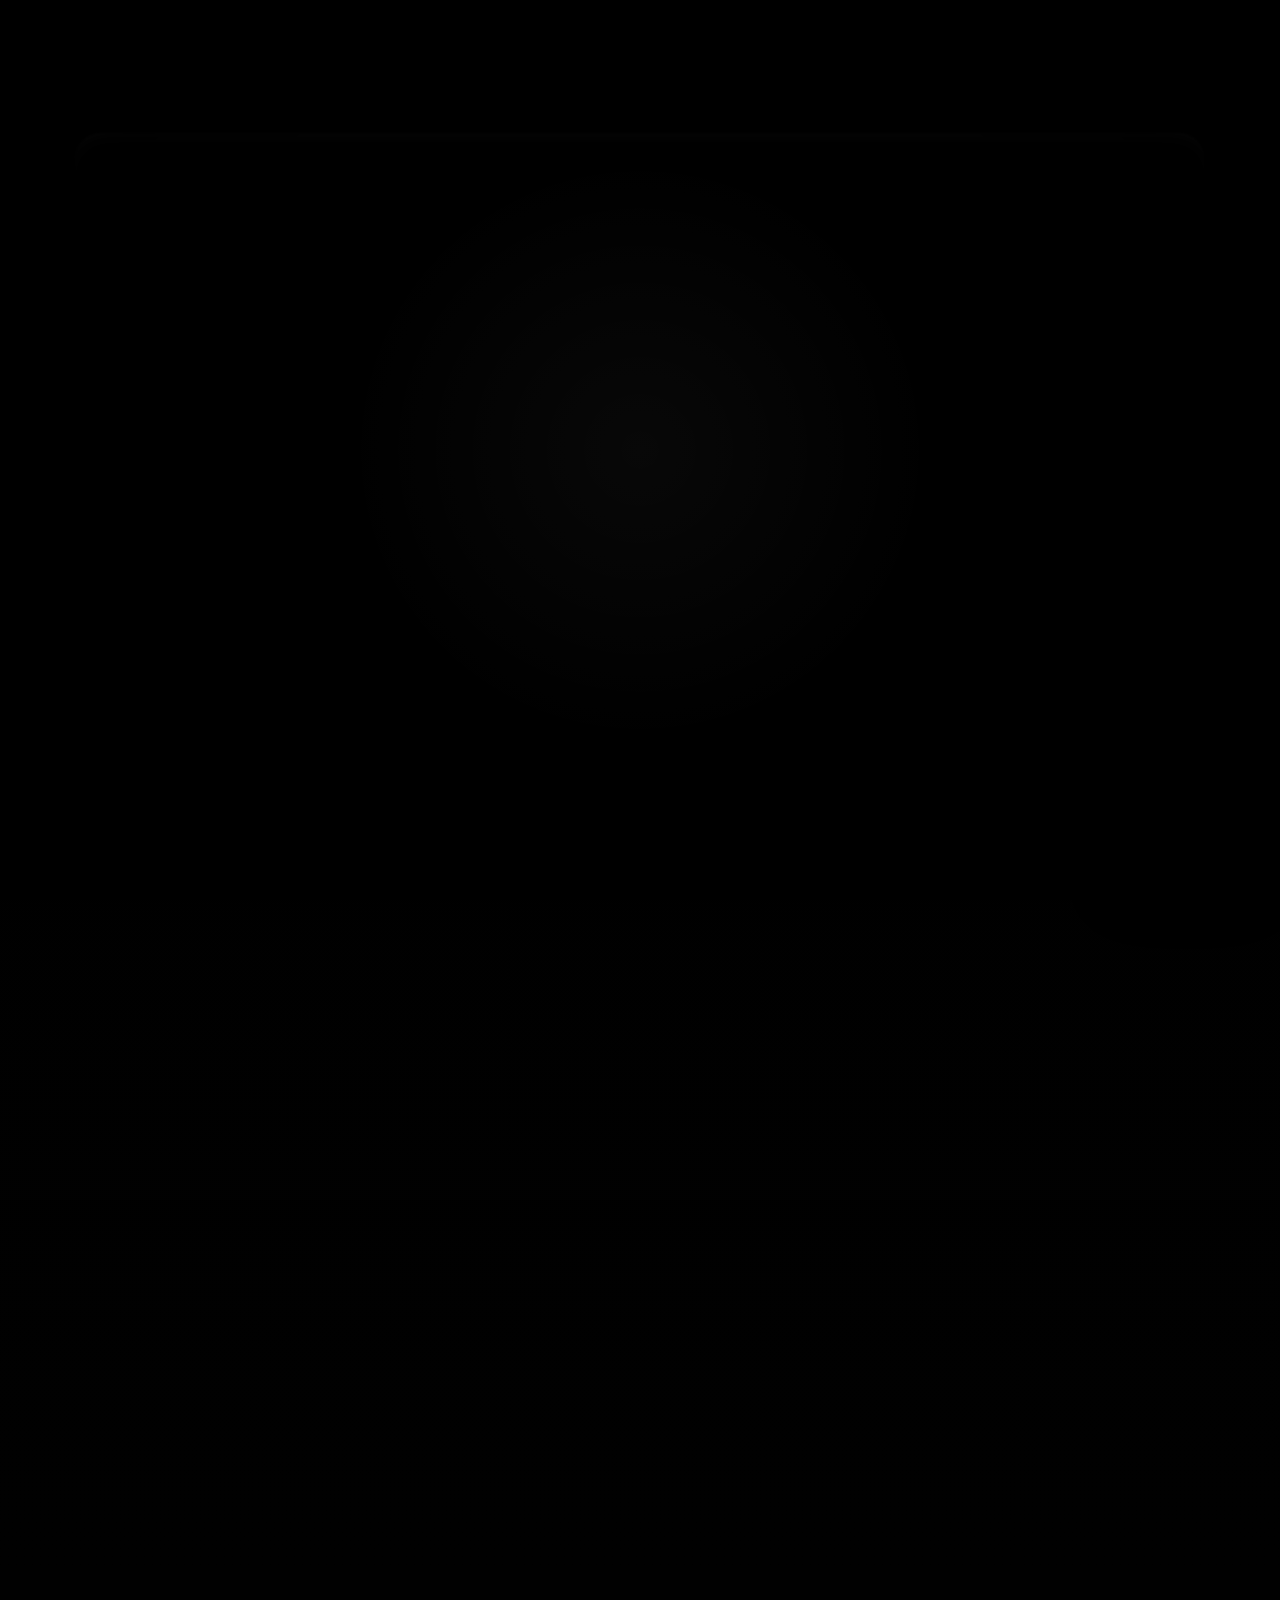
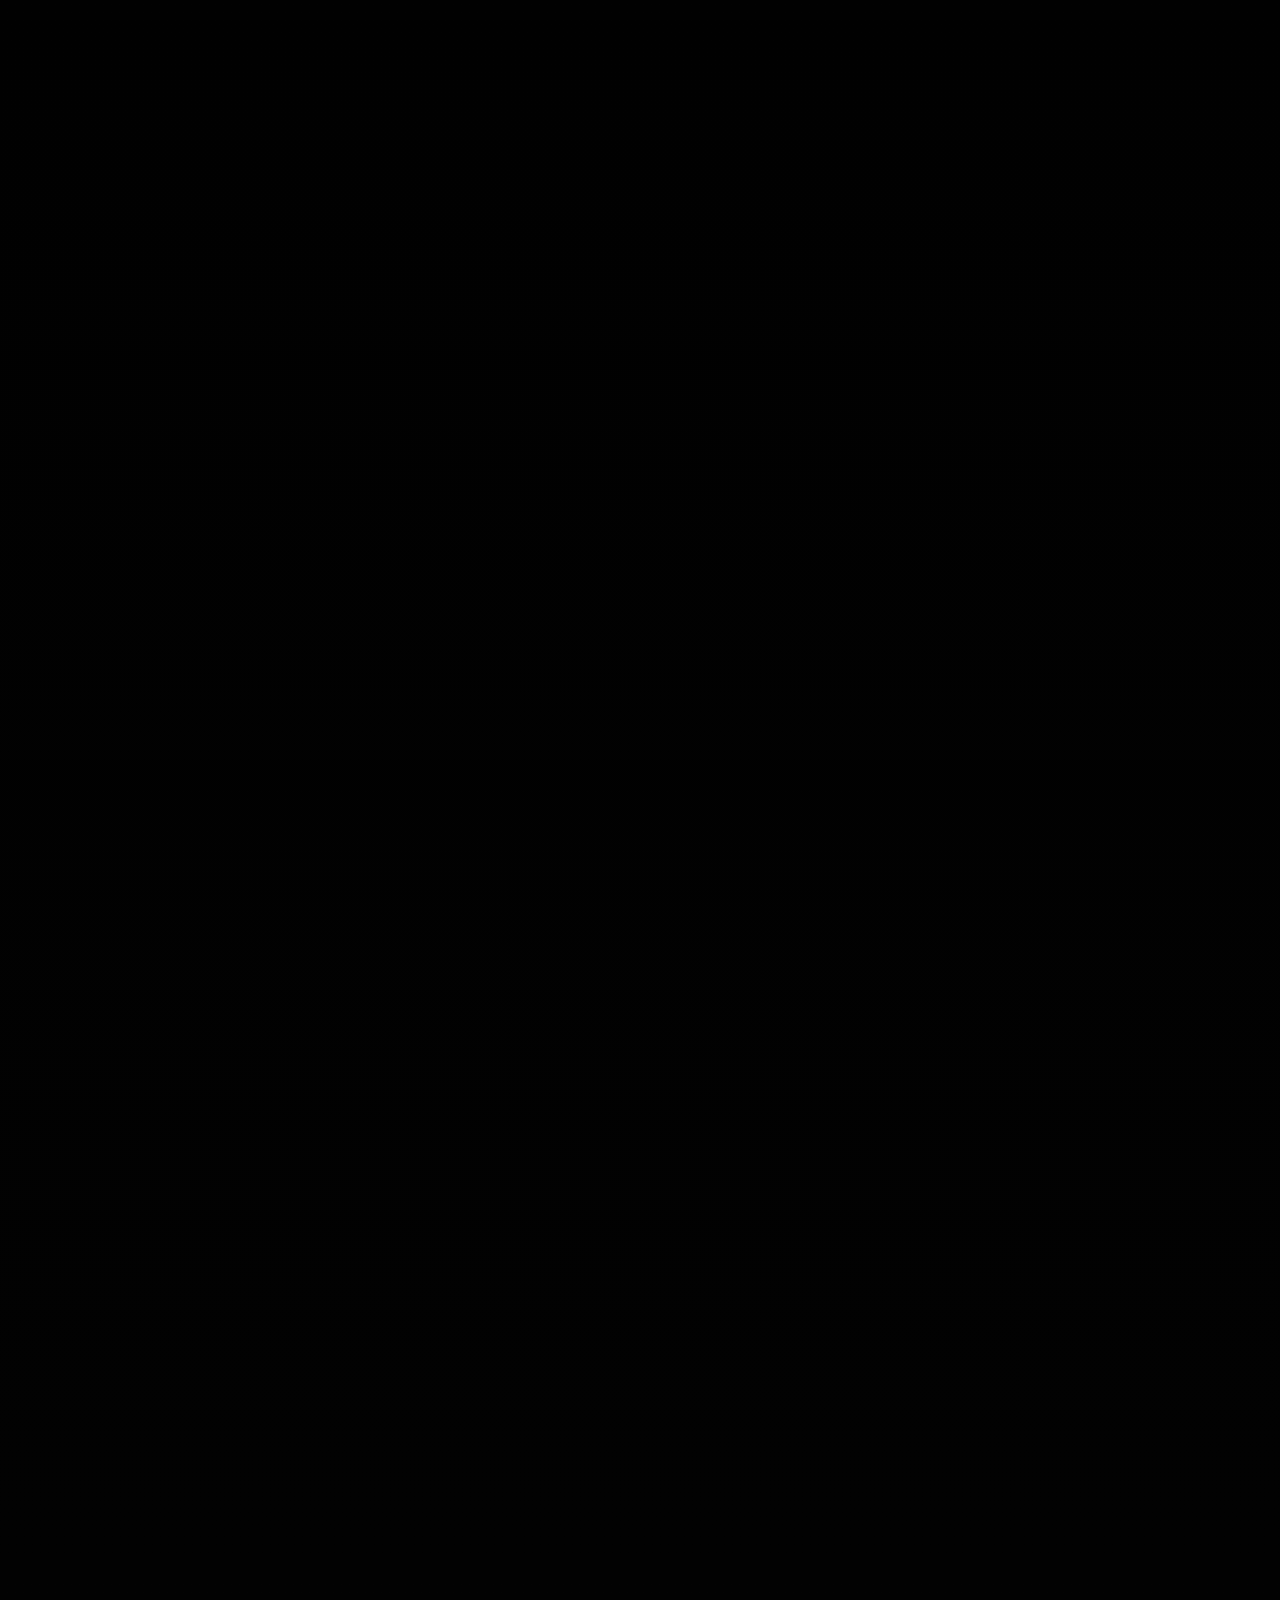
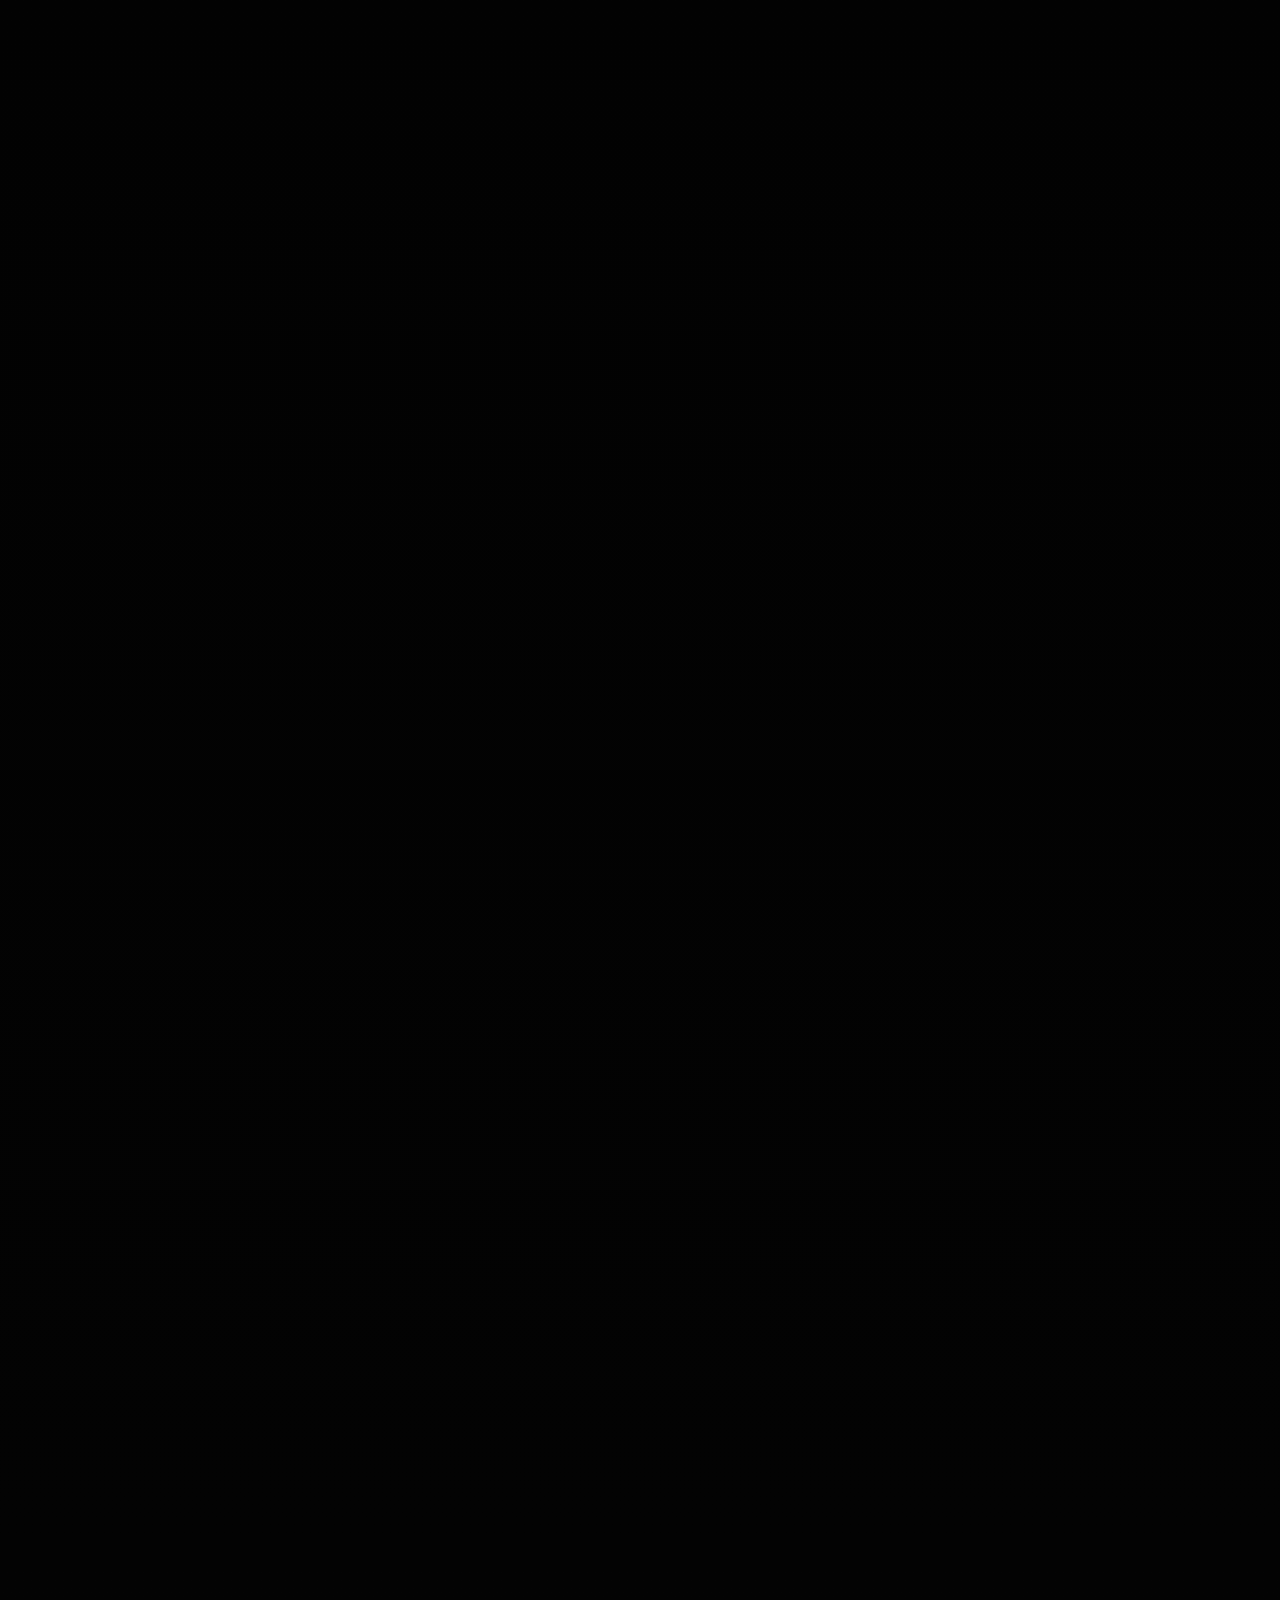
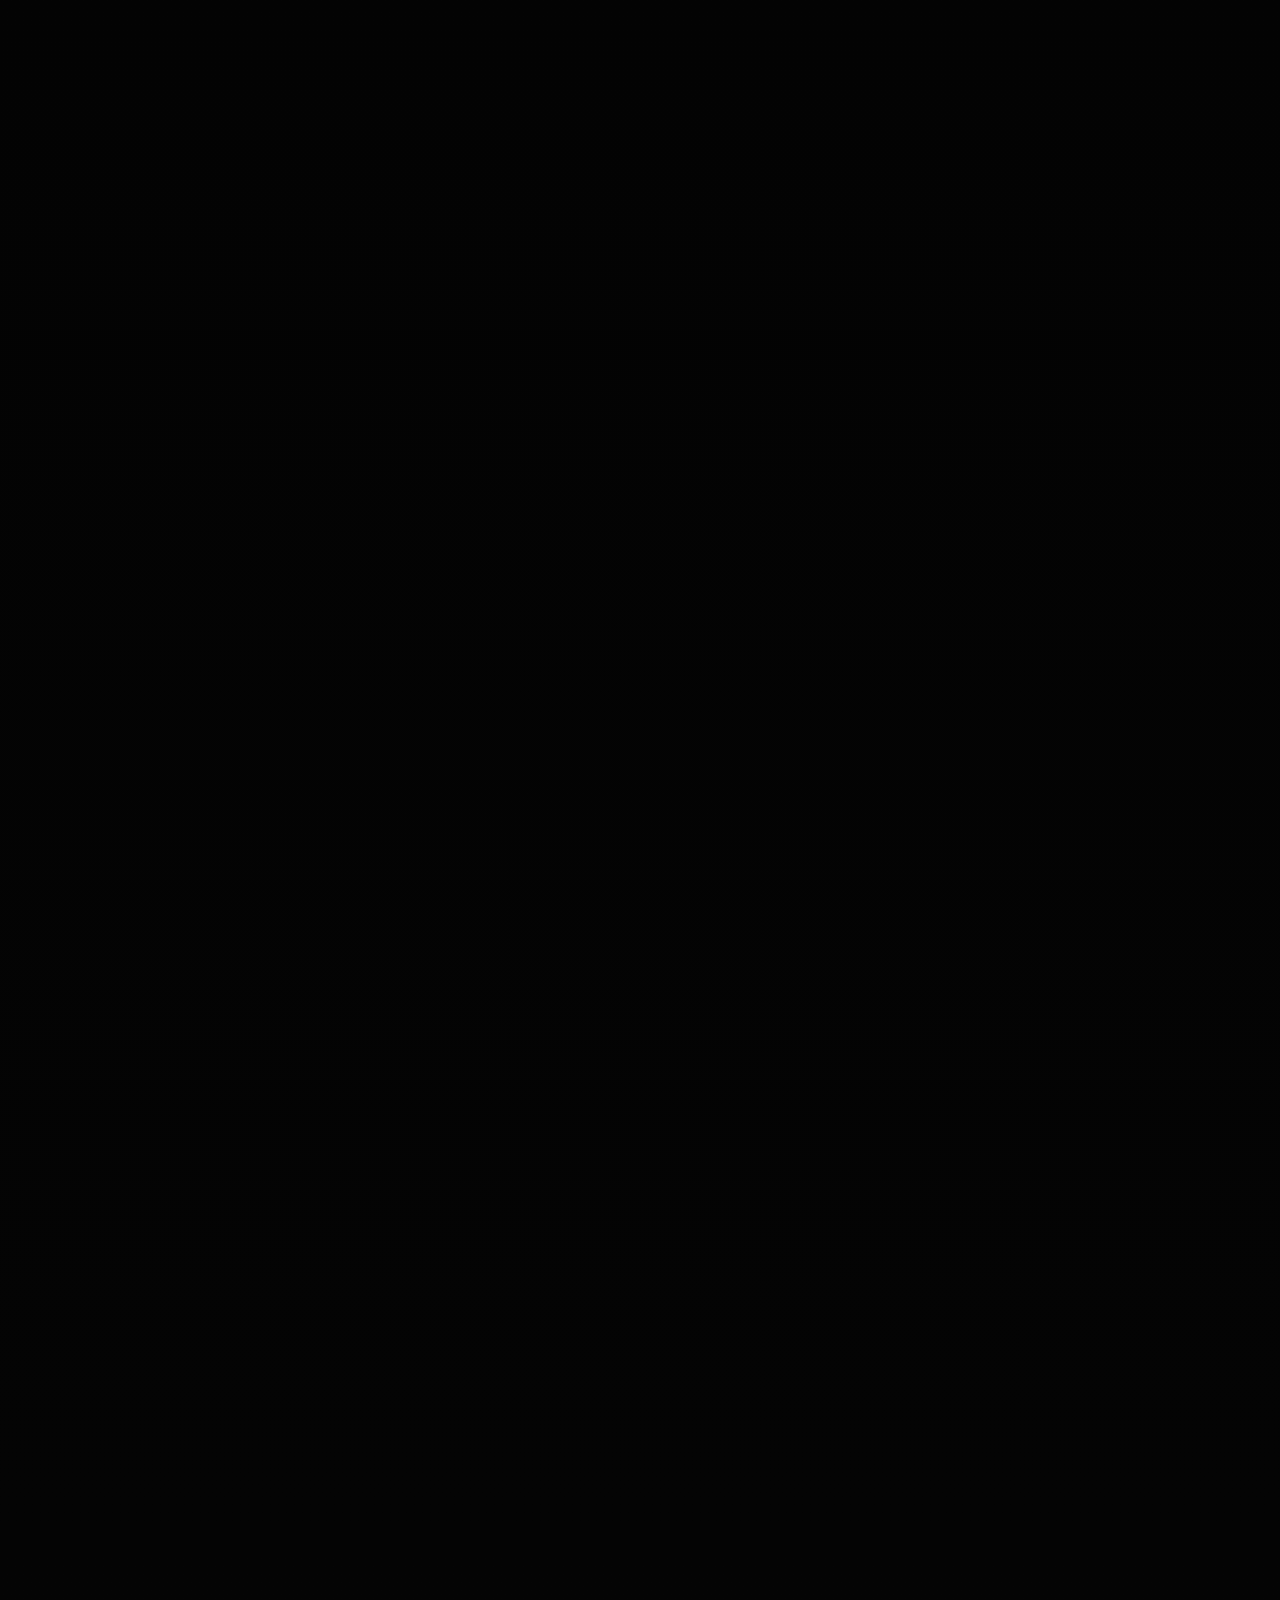
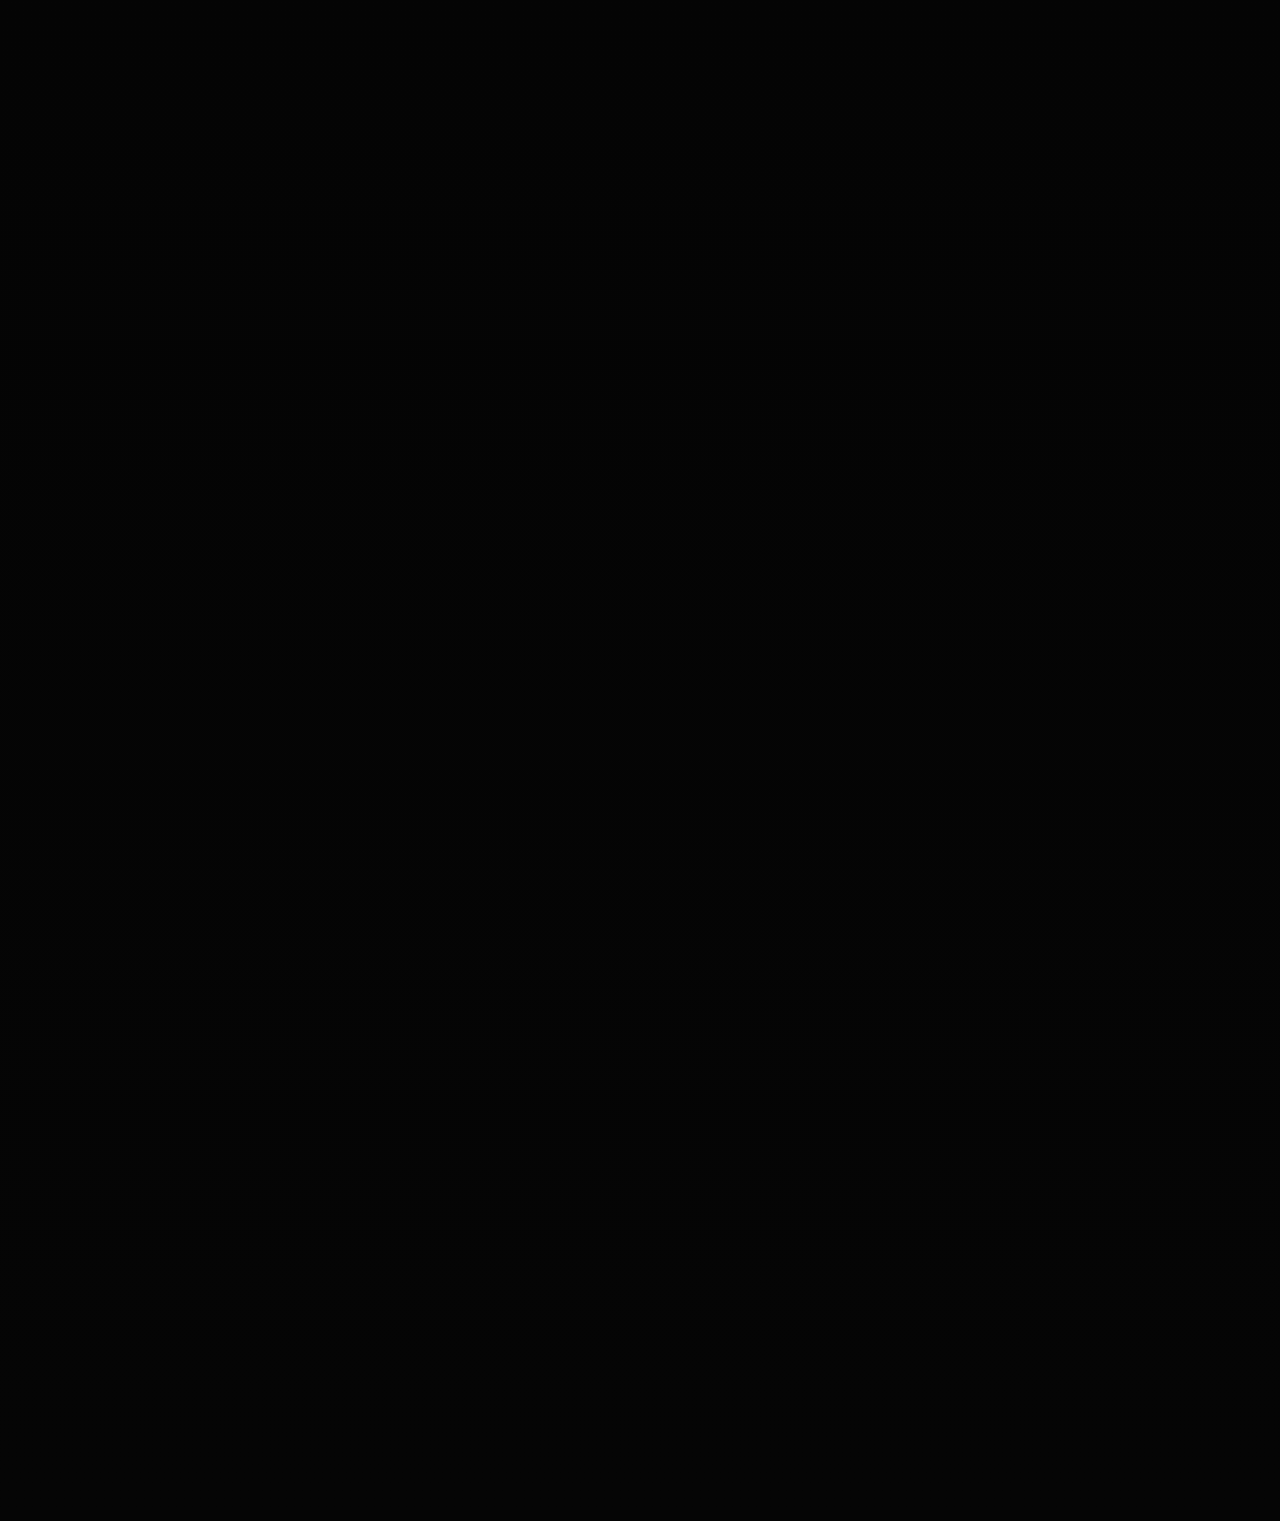
<file: index.html>
<!DOCTYPE html>
<html lang="ru">
  <head>
    <meta charset="utf-8" />
    <meta name="viewport" content="width=device-width,initial-scale=1" />

    <title>AlphaDev — Web • Seo • WordPress • UX/UI • AI + Automations</title>

    <meta
      name="description"
      content="AlphaDev: самописные сайты, WordPress (custom + templates), UX/UI в Figma, AI + n8n автоматиации и боты."
    />

    <link rel="stylesheet" href="style.css" />

    <!-- favicon (логотип во вкладке) -->
    <link rel="icon" type="image/png" href="assets/favicon.png" />

    <!-- Open Graph preview -->
    <meta
      property="og:title"
      content="AlphaDev — Web • WordPress • UX/UI • AI + Automations"
    />
    <meta
      property="og:description"
      content="Premium websites, UX/UI design and automation systems built for growth."
    />
    <meta
      property="og:image"
      content="https://allphadev.github.io/assets/preview.jpg"
    />
    <meta property="og:url" content="https://allphadev.github.io/" />
    <meta property="og:type" content="website" />

    <!-- Twitter / Telegram preview -->
    <meta name="twitter:card" content="summary_large_image" />
    <meta
      name="twitter:title"
      content="AlphaDev — Web • WordPress • UX/UI • AI + Automations"
    />
    <meta
      name="twitter:description"
      content="Premium websites and automation systems built for growth."
    />
    <meta
      name="twitter:image"
      content="https://allphadev.github.io/assets/preview.jpg"
    />
  </head>
  <body class="theme-dark">
    <!-- INTRO VIDEO -->
    <div class="intro-video" id="introVideo">
      <video
        id="introVideoPlayer"
        class="intro-video__media"
        autoplay
        muted
        playsinline
        preload="auto"
      >
        <source src="assets/video/intro.mp4" type="video/mp4" />
        Ваш браузер не поддерживает видео.
      </video>
      <div class="intro-video__overlay"></div>
    </div>

    <div class="scroll-progress">
      <div class="scroll-progress__bar"></div>
    </div>
    <div class="noise"></div>
    <div class="cursor-glow" aria-hidden="true"></div>

    <header class="header">
      <div class="container header__inner">
        <a class="brand" href="#top" aria-label="AlphaDev">
          <img class="brand__logo" src="assets/logo.svg" alt="AlphaDev logo" />
          <span class="brand__text">Alpha<span>Dev</span></span>
        </a>

        <nav class="nav" id="nav">
          <a href="#work" data-i18n="nav_work">Работы</a>
          <a href="#process" data-i18n="nav_process">Процесс</a>
          <a href="#about" data-i18n="nav_about">Обо мне</a>
          <a href="#pricing" data-i18n="nav_pricing">Цены</a>
          <a href="#faq" data-i18n="nav_faq">FAQ</a>
          <a class="nav__cta" href="#contact" data-i18n="nav_contact"
            >Связаться</a
          >
        </nav>

        <div class="header-controls">
          <button id="themeToggle" class="icon-btn" aria-label="Toggle theme">
            ☀️
          </button>
          <button id="langBtn" class="lang-btn" aria-label="Switch language">
            EN
          </button>
        </div>

        <button
          class="burger"
          id="burger"
          aria-label="Menu"
          aria-expanded="false"
        >
          <span></span><span></span><span></span>
        </button>
      </div>
    </header>

    <!-- Обёртка для всего существующего контента -->
    <div class="site-wrap" id="siteWrap">
      <!-- СЮДА ПОМЕСТИТЕ ВЕСЬ СТАРЫЙ КОНТЕНТ -->

      <main id="top">
        <!-- HERO -->
        <section class="hero hero--animated" id="heroAnimated">
          <div class="container hero__grid">
            <div class="reveal">
              <div class="pill" data-i18n="hero_pill">
                <span class="dot"></span> Web • • Seo • WordPress • UX/UI • AI +
                Automations
              </div>

              <h1 class="hero__title" id="typewriter">
                <span class="grad" data-i18n="hero_title_part1"
                  >Премиальное портфолио разработчика:</span
                >
                <span data-i18n="hero_title_part2"
                  >сайты + дизайн + автоматизации, которые</span
                >
                <span class="grad" data-i18n="hero_title_part3"
                  >дают результат</span
                >
              </h1>

              <p class="hero__sub" data-i18n="hero_sub">
                Я делаю самописные сайты (HTML/CSS/JS), WordPress (кастомные и
                шаблонные решения), UX/UI макеты в Figma и AI+автоматизации
                (n8n/боты), чтобы закрывать полный цикл: от дизайна до лидов и
                процессов.
              </p>

              <div class="hero__actions">
                <a
                  class="btn btn--primary"
                  href="#contact"
                  data-i18n="cta_primary"
                  >Обсудить задачу</a
                >
                <a class="btn btn--ghost" href="#work" data-i18n="cta_secondary"
                  >Смотреть кейсы</a
                >
                <a
                  class="btn btn--ghost"
                  href="https://t.me/AlphaDev_web?text=Hello!%20I%20want%20to%20discuss%20a%20project%20with%20AlphaDev.%0A%0AProject%20type:%0ABudget:%0ATimeline:%0ADescription:"
                  target="_blank"
                  data-i18n="cta_telegram"
                  >Telegram</a
                >
              </div>

              <div class="hero__stats">
                <div class="stat">
                  <div class="stat__num" data-count="90" id="stat1">0</div>
                  <div class="stat__label" data-i18n="stat_lighthouse">
                    Lighthouse target
                  </div>
                </div>
                <div class="stat">
                  <div class="stat__num" data-count="5" id="stat2">0</div>
                  <div class="stat__label" data-i18n="stat_directions">
                    направления
                  </div>
                </div>
                <div class="stat">
                  <div class="stat__num" data-count="24" id="stat3">0</div>
                  <div class="stat__label" data-i18n="stat_response">
                    часа response
                  </div>
                </div>
              </div>
            </div>

            <div class="reveal hero__right">
              <div class="glass">
                <div class="badges">
                  <div class="badge" data-i18n="badge_delivery">
                    ⚡ Fast delivery
                  </div>
                  <div class="badge badge--alt" data-i18n="badge_code">
                    ✅ Clean code
                  </div>
                  <div class="badge" data-i18n="badge_ux">🧠 UX-first</div>
                </div>

                <div class="mini">
                  <div class="mini__row">
                    <div class="mini__k" data-i18n="mini_web">Web:</div>
                    <div class="mini__v" data-i18n="mini_web_val">
                      Landing / Corporate
                    </div>
                  </div>
                  <div class="mini__row">
                    <div class="mini__k" data-i18n="mini_wp">WP:</div>
                    <div class="mini__v" data-i18n="mini_wp_val">
                      Custom / Templates
                    </div>
                  </div>
                  <div class="mini__row">
                    <div class="mini__k" data-i18n="mini_ui">UX/UI:</div>
                    <div class="mini__v" data-i18n="mini_ui_val">
                      Figma systems
                    </div>
                  </div>
                  <div class="mini__row">
                    <div class="mini__k" data-i18n="mini_ai">AI+Auto:</div>
                    <div class="mini__v" data-i18n="mini_ai_val">
                      n8n / Bots / Content
                    </div>
                  </div>
                  <div class="mini__row">
                    <div class="mini__k" data-i18n="mini_seo">SEO:</div>
                    <div class="mini__v" data-i18n="mini_seo_val">
                      Structure / On-page / Growth
                    </div>
                  </div>
                </div>

                <div class="tags">
                  <div class="tag" data-i18n="tag_ui">Black/White UI</div>
                  <div class="tag" data-i18n="tag_perf">Performance</div>
                  <div class="tag" data-i18n="tag_sys">Systems</div>
                </div>
              </div>

              <div class="orb orb--1" aria-hidden="true"></div>
              <div class="orb orb--2" aria-hidden="true"></div>
            </div>
          </div>

          <div class="hero__bg" aria-hidden="true"></div>
        </section>

        <section class="section" id="values">
          <div class="container">
            <div class="section__head reveal">
              <h2 data-i18n="value_title">Почему со мной удобно работать</h2>
              <p data-i18n="value_sub">
                Подача как у premium-студии, но без перегруза и бюрократии.
              </p>
            </div>
            <div class="grid-3">
              <div class="card reveal">
                <div class="card__icon">⚡</div>
                <h3 data-i18n="value_card1_title">Быстро, но аккуратно</h3>
                <p data-i18n="value_card1_desc">
                  Запускаю проект без лишней тянучки, при этом сохраняю качество
                  и визуальный уровень.
                </p>
              </div>
              <div class="card reveal">
                <div class="card__icon">🎨</div>
                <h3 data-i18n="value_card2_title">
                  Дизайн + код в одной логике
                </h3>
                <p data-i18n="value_card2_desc">
                  Результат не разваливается между макетом и реализацией — всё
                  выглядит цельно и продуманно.
                </p>
              </div>
              <div class="card reveal">
                <div class="card__icon">🎯</div>
                <h3 data-i18n="value_card3_title">Фокус на бизнес-задаче</h3>
                <p data-i18n="value_card3_desc">
                  Сайт должен презентовать, усиливать доверие и помогать
                  получать заявки, а не просто быть красивым.
                </p>
              </div>
            </div>
          </div>
        </section>

        <section class="tag-marquee">
          <div class="tag-marquee__track">
            <div class="tag-marquee__group">
              <span class="tag-pill">PREMIUM INTERFACES</span>
              <span class="tag-pill">CREATIVE DEVELOPMENT</span>
              <span class="tag-pill">WORDPRESS SYSTEMS</span>
              <span class="tag-pill">AI AUTOMATIONS</span>
              <span class="tag-pill">CONVERSION-FIRST UX</span>
              <span class="tag-pill">MOTION DIRECTION</span>
            </div>

            <div class="tag-marquee__group" aria-hidden="true">
              <span class="tag-pill">PREMIUM INTERFACES</span>
              <span class="tag-pill">CREATIVE DEVELOPMENT</span>
              <span class="tag-pill">WORDPRESS SYSTEMS</span>
              <span class="tag-pill">AI AUTOMATIONS</span>
              <span class="tag-pill">CONVERSION-FIRST UX</span>
              <span class="tag-pill">MOTION DIRECTION</span>
            </div>
          </div>
        </section>

        <section class="section section--dark" id="seo-preview">
          <div class="container">
            <div class="section__head reveal">
              <h2 data-i18n="seo_preview_title">
                SEO, которое видно не только в дизайне, но и в росте
              </h2>
              <p data-i18n="seo_preview_sub">
                Показываю SEO как часть системы: структура, контент, страницы
                услуг и понятные точки роста.
              </p>
            </div>

            <div class="grid-2 seo-preview-grid">
              <article class="card reveal seo-copy-card">
                <div class="card__icon">📈</div>
                <h3 data-i18n="seo_preview_card_title">Что улучшаем</h3>
                <p data-i18n="seo_preview_card_desc">
                  Не просто добавляю мета-теги, а выстраиваю страницу так, чтобы
                  она лучше читалась людьми и поиском одновременно.
                </p>
                <ul>
                  <li data-i18n="seo_preview_li1">
                    Семантика и структура под поисковый интент
                  </li>
                  <li data-i18n="seo_preview_li2">
                    Коммерческие блоки, FAQ и контентные зоны
                  </li>
                  <li data-i18n="seo_preview_li3">
                    Внутренняя перелинковка и масштабирование страниц
                  </li>
                </ul>
                <div class="hero__actions" style="margin-top: 18px">
                  <a
                    class="btn btn--primary"
                    href="projects/seo.html"
                    data-i18n="seo_preview_btn"
                    >Открыть SEO страницу</a
                  >
                </div>
              </article>

              <article class="card reveal seo-panel">
                <div class="seo-panel__top">
                  <span class="badge">SEO</span>
                  <span class="seo-panel__label" data-i18n="seo_preview_label"
                    >Growth snapshot</span
                  >
                </div>

                <div class="seo-chart">
                  <div class="seo-chart__grid"></div>
                  <div class="seo-line seo-line--one"></div>
                  <div class="seo-line seo-line--two"></div>
                  <div class="seo-bars">
                    <span class="seo-bar" style="--h: 32%"></span>
                    <span class="seo-bar" style="--h: 44%"></span>
                    <span class="seo-bar" style="--h: 51%"></span>
                    <span class="seo-bar" style="--h: 58%"></span>
                    <span class="seo-bar" style="--h: 72%"></span>
                    <span class="seo-bar" style="--h: 86%"></span>
                  </div>
                </div>

                <div class="seo-kpis">
                  <div class="seo-kpi">
                    <div class="seo-kpi__num" data-count="3">0</div>
                    <div class="seo-kpi__text" data-i18n="seo_kpi_1">
                      ключевых кластера
                    </div>
                  </div>
                  <div class="seo-kpi">
                    <div class="seo-kpi__num" data-count="12">0</div>
                    <div class="seo-kpi__text" data-i18n="seo_kpi_2">
                      точек оптимизации
                    </div>
                  </div>
                  <div class="seo-kpi">
                    <div class="seo-kpi__num" data-count="90">0</div>
                    <div class="seo-kpi__text" data-i18n="seo_kpi_3">
                      готовность к росту
                    </div>
                  </div>
                </div>
              </article>
            </div>
          </div>
        </section>

        <!-- SERVICES -->
        <section class="section" id="services">
          <div class="container">
            <div class="section__head reveal">
              <h2 data-i18n="services_title">Услуги</h2>
            </div>

            <div class="workgrid">
              <article class="card reveal">
                <div class="card__icon">🧩</div>
                <h3 data-i18n="service_web_title">Web Development</h3>
                <p data-i18n="service_web_desc">
                  Самописная разработка: скорость, эффекты, чистая структура.
                </p>
                <ul>
                  <li data-i18n="service_web_li1">Landing / Corporate</li>
                  <li data-i18n="service_web_li2">Адаптив + пиксель-перфект</li>
                  <li data-i18n="service_web_li3">Формы + интеграции</li>
                </ul>
              </article>

              <article class="card reveal">
                <div class="card__icon">🟦</div>
                <h3 data-i18n="service_wp_title">WordPress</h3>
                <p data-i18n="service_wp_desc">
                  Кастомные и шаблонные решения — быстро и аккуратно.
                </p>
                <ul>
                  <li data-i18n="service_wp_li1">Custom Theme / ACF</li>
                  <li data-i18n="service_wp_li2">
                    Template setup + custom blocks
                  </li>
                  <li data-i18n="service_wp_li3">Оптимизация и безопасность</li>
                </ul>
              </article>

              <article class="card reveal">
                <div class="card__icon">🎯</div>
                <h3 data-i18n="service_ui_title">UX/UI (Figma)</h3>
                <p data-i18n="service_ui_desc">
                  Макеты, дизайн-системы, структура под конверсии.
                </p>
                <ul>
                  <li data-i18n="service_ui_li1">Сетка, типографика, UI-kit</li>
                  <li data-i18n="service_ui_li2">Desktop + Mobile</li>
                  <li data-i18n="service_ui_li3">Прототипирование</li>
                </ul>
              </article>

              <article class="card reveal">
                <div class="card__icon">📈</div>
                <h3 data-i18n="service_seo_title">SEO</h3>
                <p data-i18n="service_seo_desc">
                  SEO-структура, базовая оптимизация и рост видимости в поиске.
                </p>
                <ul>
                  <li data-i18n="service_seo_li1">On-page SEO</li>
                  <li data-i18n="service_seo_li2">Структура + мета-теги</li>
                  <li data-i18n="service_seo_li3">Контент и точки роста</li>
                </ul>
              </article>

              <article class="card reveal">
                <div class="card__icon">📈</div>
                <h3 data-i18n="pricing_seo_title">SEO</h3>
                <p data-i18n="pricing_seo_desc">
                  Базовая SEO-настройка, контентная структура и подготовка сайта
                  к росту.
                </p>
                <ul>
                  <li data-i18n="pricing_seo_1">Start — от $100</li>
                  <li data-i18n="pricing_seo_2">Standard — от $220</li>
                  <li data-i18n="pricing_seo_3">Growth — от $350</li>
                </ul>
              </article>

              <article class="card reveal">
                <div class="card__icon">🤖</div>
                <h3 data-i18n="service_ai_title">AI + Automations</h3>
                <p data-i18n="service_ai_desc">
                  Системы: контент + процессы + лиды. AI не “ради AI”, а ради
                  результата.
                </p>
                <ul>
                  <li data-i18n="service_ai_li1">n8n pipelines / интеграции</li>
                  <li data-i18n="service_ai_li2">
                    Telegram-боты / уведомления
                  </li>
                  <li data-i18n="service_ai_li3">
                    Контент → автопостинг → лид
                  </li>
                </ul>
              </article>
            </div>

            <div class="cta reveal">
              <div class="cta__inner">
                <div>
                  <h3 data-i18n="cta_title">Нужно быстро показать уровень?</h3>
                  <p data-i18n="cta_desc">
                    Могу сделать тест: 1 секция верстки или мини-страница под их
                    задачу.
                  </p>
                </div>
                <a class="btn btn--primary" href="#contact" data-i18n="cta_btn"
                  >Написать</a
                >
              </div>
            </div>
          </div>
        </section>

        <section class="section section--dark" id="pricing">
          <div class="container">
            <div class="section__head reveal">
              <h2 data-i18n="pricing_title">Цены</h2>
              <p data-i18n="pricing_sub">
                Ориентиры по бюджету для самых частых задач
              </p>
            </div>

            <div class="grid-4">
              <article class="card reveal">
                <div class="card__icon">⚡</div>
                <h3 data-i18n="pricing_web_title">Custom Code Websites</h3>
                <p data-i18n="pricing_web_desc">
                  Самописные сайты и промо-страницы на чистом коде.
                </p>
                <ul>
                  <li data-i18n="pricing_web_1">Start — от $150</li>
                  <li data-i18n="pricing_web_2">Standard — от $300</li>
                  <li data-i18n="pricing_web_3">Premium — от $500</li>
                </ul>
              </article>

              <article class="card reveal">
                <div class="card__icon">🎯</div>
                <h3 data-i18n="pricing_ui_title">UX/UI & Figma</h3>
                <p data-i18n="pricing_ui_desc">
                  Дизайн лендингов, сайтов и интерфейсов в Figma.
                </p>
                <ul>
                  <li data-i18n="pricing_ui_1">Start — от $70</li>
                  <li data-i18n="pricing_ui_2">Standard — от $140</li>
                  <li data-i18n="pricing_ui_3">Premium — от $250</li>
                </ul>
              </article>

              <article class="card reveal">
                <div class="card__icon">🤖</div>
                <h3 data-i18n="pricing_auto_title">WordPress & Automations</h3>
                <p data-i18n="pricing_auto_desc">
                  WordPress-проекты и AI / n8n автоматизации под задачу бизнеса.
                </p>
                <ul>
                  <li data-i18n="pricing_auto_1">Start — от $120</li>
                  <li data-i18n="pricing_auto_2">Standard — от $250</li>
                  <li data-i18n="pricing_auto_3">Systems — от $400</li>
                </ul>
              </article>

              <article class="card reveal">
                <div class="card__icon">📈</div>
                <h3 data-i18n="pricing_seo_title">SEO</h3>
                <p data-i18n="pricing_seo_desc">
                  Базовая SEO-настройка, контентная структура и подготовка сайта
                  к росту.
                </p>
                <ul>
                  <li data-i18n="pricing_seo_1">Start — от $100</li>
                  <li data-i18n="pricing_seo_2">Standard — от $220</li>
                  <li data-i18n="pricing_seo_3">Growth — от $350</li>
                </ul>
              </article>
            </div>
          </div>
        </section>

        <!-- WORK -->
        <section class="section section--dark" id="work">
          <div class="container">
            <div class="section__head reveal">
              <h2 data-i18n="work_title">Работы</h2>
            </div>

            <div class="workgrid workgrid--4">
              <!-- WEB -->
              <article
                class="workcard reveal workcard--bg"
                style="background-image: url('assets/work-web.png')"
              >
                <span class="workchip">Web</span>

                <div class="workcard__body">
                  <h3 data-i18n="work_web_title">Web — Landing / Corporate</h3>
                  <p data-i18n="work_web_desc">
                    Самописная разработка, эффекты, адаптив, скорость.
                  </p>
                  <div class="workcard__meta">
                    <span>HTML/CSS/JS</span>
                    <a class="link" href="projects/web.html" data-i18n="open"
                      >Open!</a
                    >
                  </div>
                </div>
              </article>

              <!-- SEO -->
              <article
                class="workcard reveal workcard--bg"
                style="background-image: url('assets/Work-seo.png')"
              >
                <span class="workchip">SEO</span>

                <div class="workcard__body">
                  <h3 data-i18n="work_seo_title">SEO — Strategy + On-page</h3>
                  <p data-i18n="work_seo_desc">
                    SEO-структура, оптимизация страниц и контент под рост
                    поиска.
                  </p>
                  <div class="workcard__meta">
                    <span>SEO / Content</span>
                    <a class="link" href="projects/seo.html" data-i18n="open"
                      >Open!</a
                    >
                  </div>
                </div>
              </article>

              <!-- WORDPRESS -->
              <article
                class="workcard reveal workcard--bg"
                style="background-image: url('assets/work-wp.png')"
              >
                <span class="workchip">WP</span>

                <div class="workcard__body">
                  <h3 data-i18n="work_wp_title">
                    WordPress — Custom + Templates
                  </h3>
                  <p data-i18n="work_wp_desc">
                    Кастомная тема или шаблон: быстро и аккуратно.
                  </p>
                  <div class="workcard__meta">
                    <span>Theme / ACF</span>
                    <a
                      class="link"
                      href="projects/wordpress.html"
                      data-i18n="open"
                      >Open!</a
                    >
                  </div>
                </div>
              </article>

              <!-- UX/UI -->
              <article
                class="workcard reveal workcard--bg"
                style="background-image: url('assets/work-ui.png')"
              >
                <span class="workchip">UX/UI</span>

                <div class="workcard__body">
                  <h3 data-i18n="work_ui_title">UX/UI — Figma Systems</h3>
                  <p data-i18n="work_ui_desc">
                    Макеты, UI-kit, структура под конверсию.
                  </p>
                  <div class="workcard__meta">
                    <span>Figma</span>
                    <a class="link" href="projects/uiux.html" data-i18n="open"
                      >Open!</a
                    >
                  </div>
                </div>
              </article>

              <!-- AI + AUTOMATIONS -->
              <article
                class="workcard reveal workcard--bg"
                style="background-image: url('assets/work-ai-auto.png')"
              >
                <span class="workchip">AI + Auto</span>

                <div class="workcard__body">
                  <h3 data-i18n="work_ai_title">AI + Automations — Systems</h3>
                  <p data-i18n="work_ai_desc">
                    Контент + автопостинг + лид → CRM / Sheets → Telegram.
                  </p>
                  <div class="workcard__meta">
                    <span>AI / n8n</span>
                    <a
                      class="link"
                      href="projects/ai-automation.html"
                      data-i18n="open"
                      >Open!</a
                    >
                  </div>
                </div>
              </article>

              <!-- PERFORMANCE -->
              <article
                class="workcard reveal workcard--bg"
                style="background-image: url('assets/Work-perf.png')"
              >
                <span class="workchip">Growth</span>

                <div class="workcard__body">
                  <h3 data-i18n="work_perf_title">
                    Performance — Speed + Conversion
                  </h3>
                  <p data-i18n="work_perf_desc">
                    Скорость, структура, UX-сигналы и блоки, которые усиливают
                    конверсию.
                  </p>
                  <div class="workcard__meta">
                    <span>CWV / KPI</span>
                    <a
                      class="link"
                      href="projects/performance.html"
                      data-i18n="open"
                      >Open!</a
                    >
                  </div>
                </div>
              </article>
            </div>
          </div>
        </section>

        <!-- PROCESS -->
        <section class="section" id="process">
          <div class="container">
            <div class="section__head reveal">
              <h2 data-i18n="process_title">Процесс</h2>
            </div>

            <div class="grid-3">
              <article class="card reveal">
                <div class="card__icon">01</div>
                <h3 data-i18n="process_1_title">Discovery</h3>
                <p data-i18n="process_1_desc">
                  Цель, аудитория, структура, контент, CTA.
                </p>
                <ul>
                  <li data-i18n="process_1_li1">Собираю требования</li>
                  <li data-i18n="process_1_li2">Фиксирую структуру</li>
                  <li data-i18n="process_1_li3">Договариваемся о формате</li>
                </ul>
              </article>

              <article class="card reveal">
                <div class="card__icon">02</div>
                <h3 data-i18n="process_2_title">UX/UI</h3>
                <p data-i18n="process_2_desc">
                  Figma: прототип, дизайн-система, адаптив.
                </p>
                <ul>
                  <li data-i18n="process_2_li1">Сетка/типографика</li>
                  <li data-i18n="process_2_li2">UI kit</li>
                  <li data-i18n="process_2_li3">Desktop + Mobile</li>
                </ul>
              </article>

              <article class="card reveal">
                <div class="card__icon">03</div>
                <h3 data-i18n="process_3_title">Build</h3>
                <p data-i18n="process_3_desc">
                  Верстка/WordPress: чисто, быстро, аккуратно.
                </p>
                <ul>
                  <li data-i18n="process_3_li1">HTML/CSS/JS</li>
                  <li data-i18n="process_3_li2">WP (Custom/Template)</li>
                  <li data-i18n="process_3_li3">Оптимизация</li>
                </ul>
              </article>

              <article class="card reveal">
                <div class="card__icon">04</div>
                <h3 data-i18n="process_4_title">Integrations</h3>
                <p data-i18n="process_4_desc">
                  AI + автоматизация: лиды, контент, процессы.
                </p>
                <ul>
                  <li data-i18n="process_4_li1">n8n pipelines</li>
                  <li data-i18n="process_4_li2">Telegram уведомления</li>
                  <li data-i18n="process_4_li3">CRM/Sheets</li>
                </ul>
              </article>

              <article class="card reveal">
                <div class="card__icon">05</div>
                <h3 data-i18n="process_5_title">Deploy</h3>
                <p data-i18n="process_5_desc">
                  Публикация: GitHub/хостинг/домен.
                </p>
                <ul>
                  <li data-i18n="process_5_li1">SSL</li>
                  <li data-i18n="process_5_li2">Проверка</li>
                  <li data-i18n="process_5_li3">Чек-лист</li>
                </ul>
              </article>

              <article class="card reveal">
                <div class="card__icon">06</div>
                <h3 data-i18n="process_6_title">Support</h3>
                <p data-i18n="process_6_desc">Правки и улучшения по данным.</p>
                <ul>
                  <li data-i18n="process_6_li1">Поддержка</li>
                  <li data-i18n="process_6_li2">Улучшения</li>
                  <li data-i18n="process_6_li3">Автопроцессы</li>
                </ul>
              </article>
            </div>
          </div>
        </section>

        <!-- ABOUT -->
        <section class="section section--dark" id="about">
          <div class="container">
            <div class="section__head reveal">
              <h2 data-i18n="about_title">Обо мне</h2>
              <p data-i18n="about_sub">Коротко, уверенно, по делу.</p>
            </div>

            <div class="grid-2">
              <div class="card reveal">
                <h3 data-i18n="about_pos_title">Позиционирование</h3>
                <p data-i18n="about_pos_text">
                  Основной опыт — самописная разработка сайтов и верстка, плюс
                  UX/UI в Figma. WordPress использую для проектов, где важна
                  удобная админка и быстрый запуск (кастомные и шаблонные
                  решения). AI+автоматизации подключаю, чтобы проект не просто
                  “выглядел”, а работал как система.
                </p>
                <ul>
                  <li data-i18n="about_pos_li1">Чистый код и структура</li>
                  <li data-i18n="about_pos_li2">Минималистичный UI</li>
                  <li data-i18n="about_pos_li3">Интеграции и автоматизация</li>
                </ul>
              </div>

              <div class="card reveal">
                <h3 data-i18n="about_stack_title">Стек</h3>
                <ul>
                  <li>HTML / CSS / JavaScript</li>
                  <li data-i18n="about_stack_wp">
                    WordPress: Theme / ACF / Templates
                  </li>
                  <li>Figma: UX/UI, UI kit</li>
                  <li>n8n: интеграции, CRM, уведомления</li>
                  <li>Telegram bots</li>
                </ul>
                <a
                  class="btn btn--primary"
                  href="#contact"
                  style="margin-top: 12px"
                  data-i18n="about_btn"
                  >Написать</a
                >
              </div>
            </div>
          </div>
        </section>

        <!-- FAQ -->
        <section class="section" id="faq">
          <div class="container">
            <div class="section__head reveal">
              <h2 data-i18n="faq_title">FAQ</h2>
              <p data-i18n="faq_sub">
                Короткие ответы, чтобы закрыть сомнения.
              </p>
            </div>

            <div class="faq-grid">
              <div class="faq-card reveal">
                <details>
                  <summary data-i18n="faq_q1">
                    Вы делаете WordPress на кастомной теме и на шаблонах?
                  </summary>
                  <p data-i18n="faq_a1">
                    Да. Могу собрать быстро на шаблоне (и кастомизировать), либо
                    сделать кастомную тему + ACF под удобную админку.
                  </p>
                </details>
              </div>

              <div class="faq-card reveal">
                <details>
                  <summary data-i18n="faq_q2">
                    UX/UI — это только дизайн или и логика?
                  </summary>
                  <p data-i18n="faq_a2">
                    И дизайн, и логика. Структура секций, сценарии, CTA, адаптив
                    — всё в Figma.
                  </p>
                </details>
              </div>

              <div class="faq-card reveal">
                <details>
                  <summary data-i18n="faq_q3">
                    AI + автоматизация — что конкретно?
                  </summary>
                  <p data-i18n="faq_a3">
                    Контент/скрипты/шаблоны + n8n-процессы: автопостинг, сбор
                    лидов, уведомления, запись в CRM/Sheets.
                  </p>
                </details>
              </div>

              <div class="faq-card reveal">
                <details>
                  <summary data-i18n="faq_q4">Можно начать с теста?</summary>
                  <p data-i18n="faq_a4">
                    Да. Мини-тест: 1 секция верстки / 1 экран UI /
                    мини-автоматизация на n8n.
                  </p>
                </details>
              </div>
            </div>
          </div>
        </section>

        <!-- CONTACT -->
        <section class="section section--dark" id="contact">
          <div class="grid-2">
            <!-- Левая карточка: теперь это реальная .card (со всем hover/spotlight) -->
            <div class="card reveal contact-info">
              <h3 data-i18n="contact_info_title">Контакты</h3>

              <p class="muted" data-i18n="contact_info_change">
                Поменяй на свои:
              </p>

              <ul class="contact-list">
                <li>
                  Email:
                  <a href="allfaq.co@gmail.com" target="_blank"
                    >allfaq.co@gmail.com</a
                  >
                </li>
                <li>
                  Telegram:
                  <a href="https://t.me/AllphaDev" target="_blank"
                    >t.me/AllphaDev</a
                  >
                </li>
                <li>
                  GitHub:
                  <a href="https://github.com/AllphaDev" target="_blank">
                    github.com/AllphaDev
                  </a>
                </li>
              </ul>
            </div>

            <!-- Правая карточка: форма -->
            <form class="form reveal" id="contactForm">
              <label>
                <span data-i18n="form_name_label">Имя</span>
                <input
                  type="text"
                  name="name"
                  required
                  data-i18n-placeholder="form_name_placeholder"
                  placeholder="Ваше имя"
                />
              </label>

              <label>
                <span data-i18n="form_email_label">Email</span>
                <input
                  type="email"
                  name="email"
                  required
                  data-i18n-placeholder="form_email_placeholder"
                  placeholder="name@company.com"
                />
              </label>

              <label>
                <span data-i18n="form_service_label">Услуга</span>
                <select name="service">
                  <option value="" data-i18n="form_service_placeholder">
                    — Выберите —
                  </option>
                  <option>Web Development</option>
                  <option>WordPress</option>
                  <option>UX/UI</option>
                  <option>AI + Automations</option>
                  <option data-i18n="form_service_other">Другое</option>
                </select>
              </label>

              <label>
                <span data-i18n="form_task_label">Задача</span>
                <textarea
                  name="message"
                  rows="5"
                  required
                  data-i18n-placeholder="form_task_placeholder"
                  placeholder="Опишите идею или задачу..."
                ></textarea>
              </label>

              <button class="btn btn--primary form__submit" type="submit">
                <span data-i18n="form_send">Отправить</span>
              </button>

              <div class="form__status" id="formStatus"></div>
            </form>
          </div>
        </section>
      </main>

      <footer class="footer">
        <div class="container footer__inner">
          <div>© <span id="year"></span> AlphaDev</div>
          <div class="kbd" data-i18n="footer_tag">
            One-page • 4 Directions • Premium Minimal
          </div>
        </div>
      </footer>

      <script src="script.js"></script>
      <script>
        document.getElementById("year").textContent = new Date().getFullYear();
      </script>
    </div>
    <a
      class="telegram-float"
      href="https://t.me/AlphaDev_web?text=Hello!%20I%20want%20to%20discuss%20a%20project%20with%20AlphaDev.%0A%0AProject%20type:%0ABudget:%0ATimeline:%0ADescription:"
      target="_blank"
      rel="noopener noreferrer"
    >
      Telegram
    </a>
  </body>
</html>
</file>
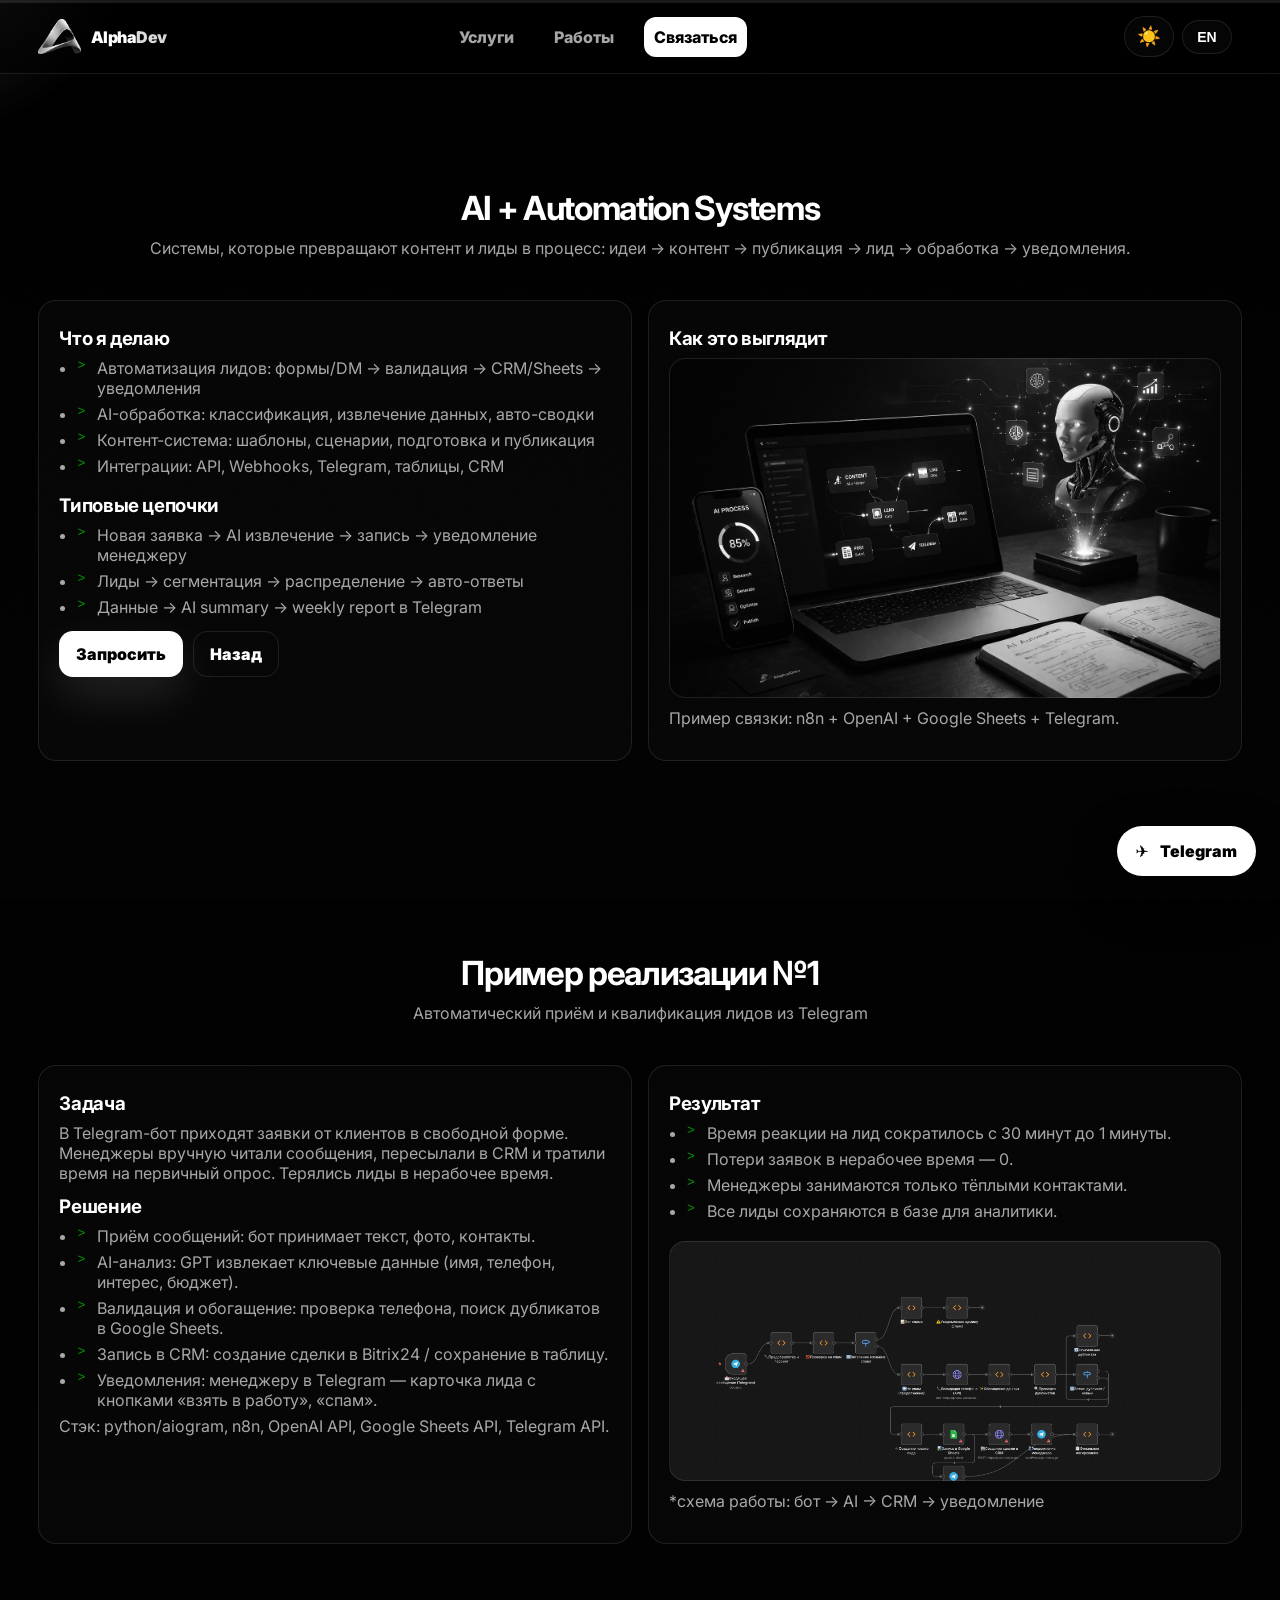
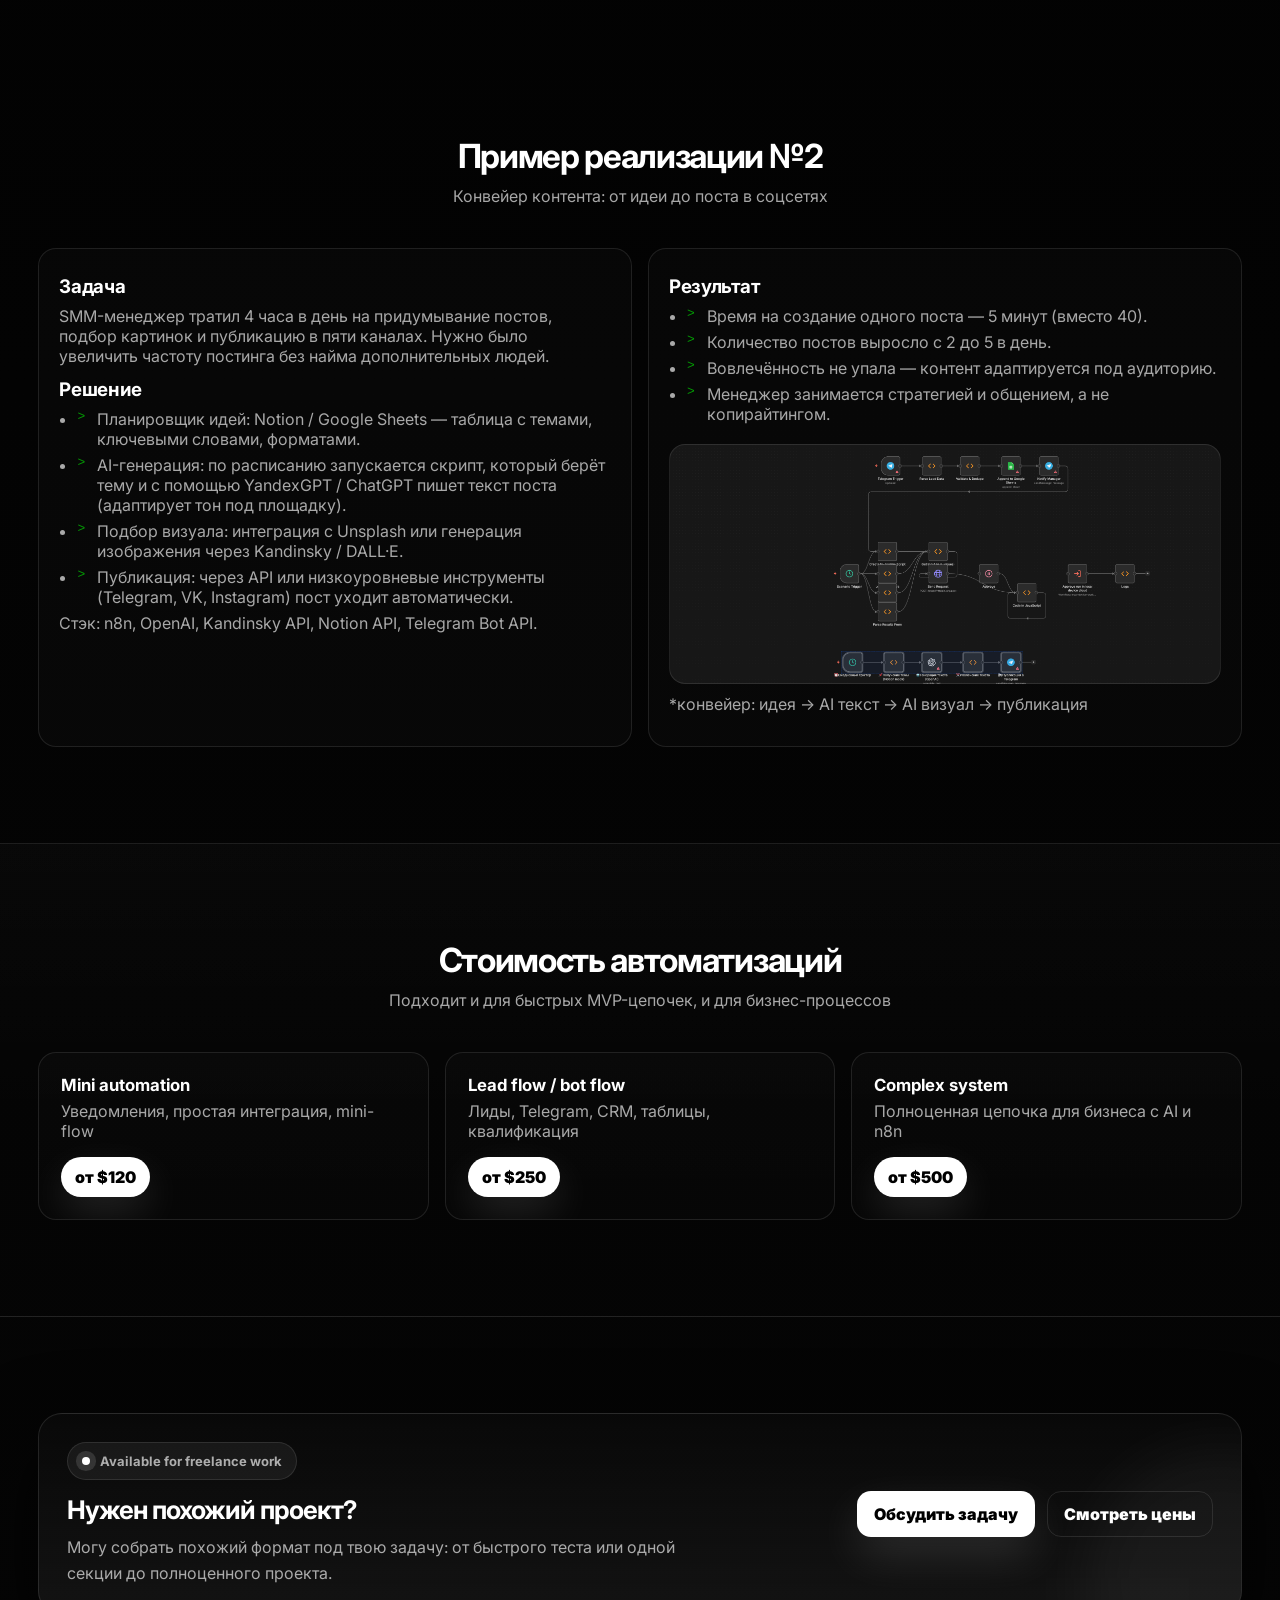
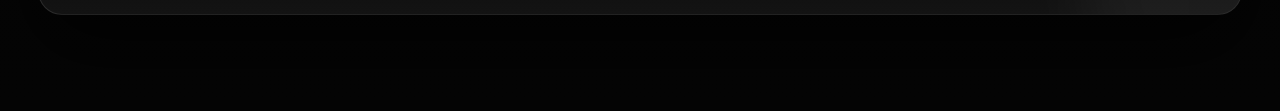
<file: projects/ai-automation.html>
<!DOCTYPE html>
<html lang="ru">
  <head>
    <meta charset="utf-8" />
    <meta name="viewport" content="width=device-width,initial-scale=1" />
    <title>AlphaDev — AI + Automation Systems</title>
    <link rel="stylesheet" href="../style.css" />
    <link rel="icon" type="image/png" href="../assets/favicon.png" />

    <script>
      (function () {
        try {
          var key = "alphadev-theme-v2";
          var theme = localStorage.getItem(key) || "dark";
          document.documentElement.classList.add("theme-preload");
          document.addEventListener("DOMContentLoaded", function () {
            document.documentElement.classList.remove("theme-preload");
          });
          if (theme === "light") {
            document.documentElement.dataset.themeDefault = "light";
          } else {
            document.documentElement.dataset.themeDefault = "dark";
          }
        } catch (e) {
          document.documentElement.dataset.themeDefault = "dark";
        }
      })();
    </script>
  </head>
  <body class="theme-dark">
    <div class="noise"></div>
    <div class="cursor-glow" aria-hidden="true"></div>

    <div class="scroll-progress">
      <div class="scroll-progress__bar"></div>
    </div>
    <div class="noise"></div>
    <div class="cursor-glow" aria-hidden="true"></div>

    <header class="header">
      <div class="container header__inner">
        <a class="brand" href="../index.html#work">
          <img
            class="brand__logo"
            src="../assets/logo.svg"
            alt="AlphaDev logo"
          />
          <span class="brand__text">Alpha<span>Dev</span></span>
        </a>
        <nav class="nav" id="nav">
          <a href="../index.html#services" data-i18n="nav_services">Услуги</a>
          <a href="../index.html#work" data-i18n="nav_work">Работы</a>
          <a
            class="nav__cta"
            href="../index.html#contact"
            data-i18n="nav_contact"
            >Связаться</a
          >
        </nav>

        <div class="header-controls">
          <button id="themeToggle" class="icon-btn" aria-label="Toggle theme">
            ☀️
          </button>
          <button id="langBtn" class="lang-btn" aria-label="Switch language">
            EN
          </button>
        </div>

        <button
          class="burger"
          id="burger"
          aria-label="Menu"
          aria-expanded="false"
        >
          <span></span><span></span><span></span>
        </button>
      </div>
    </header>

    <main style="padding-top: 92px">
      <!-- HERO / INTRO -->
      <section class="section">
        <div class="container">
          <div class="section__head reveal">
            <h2 data-i18n="ai_title">
              AI + automation systems для контента, лидов и процессов
            </h2>
            <p data-i18n="ai_sub">
              Автоматизации, которые экономят время, ускоряют обработку заявок и
              превращают хаос в систему.
            </p>
          </div>

          <div class="grid-2">
            <!-- Описание услуги -->
            <div class="card reveal">
              <h3 data-i18n="ai_what_title">Что я делаю</h3>
              <ul>
                <li data-i18n="ai_what_li1">
                  Автоматизация лидов: формы/DM → валидация → CRM/Sheets →
                  уведомления
                </li>
                <li data-i18n="ai_what_li2">
                  AI-обработка: классификация, извлечение данных, авто-сводки
                </li>
                <li data-i18n="ai_what_li3">
                  Контент-система: шаблоны, сценарии, подготовка и публикация
                </li>
                <li data-i18n="ai_what_li4">
                  Интеграции: API, Webhooks, Telegram, таблицы, CRM
                </li>
              </ul>

              <h3 style="margin-top: 18px" data-i18n="ai_chains_title">
                Типовые цепочки
              </h3>
              <ul>
                <li data-i18n="ai_chains_li1">
                  Новая заявка → AI извлечение → запись → уведомление менеджеру
                </li>
                <li data-i18n="ai_chains_li2">
                  Лиды → сегментация → распределение → авто-ответы
                </li>
                <li data-i18n="ai_chains_li3">
                  Данные → AI summary → weekly report в Telegram
                </li>
              </ul>

              <div
                style="
                  margin-top: 14px;
                  display: flex;
                  gap: 10px;
                  flex-wrap: wrap;
                "
              >
                <a
                  class="btn btn--primary"
                  href="../index.html#contact"
                  data-i18n="ai_btn_request"
                  >Запросить</a
                >
                <a
                  class="btn btn--ghost"
                  href="../index.html#work"
                  data-i18n="ai_btn_back"
                  >Назад</a
                >
              </div>
            </div>

            <!-- Превью / общая иллюстрация -->
            <div class="card reveal">
              <h3 data-i18n="ai_looks_title">Как это выглядит</h3>
              <div
                style="
                  height: 340px;
                  border-radius: 16px;
                  border: 1px solid var(--line);
                  background: url('../assets/work-ai-auto.png') center/cover
                    no-repeat;
                "
              ></div>
              <p
                style="margin-top: 10px; color: var(--muted)"
                data-i18n="ai_looks_desc"
              >
                Пример связки: n8n + OpenAI + Google Sheets + Telegram.
              </p>
            </div>
          </div>
        </div>
      </section>

      <!-- ПРИМЕР 1: Обработка лидов из Telegram-бота -->
      <section class="section">
        <div class="container">
          <div class="section__head reveal">
            <h2 data-i18n="ai_ex1_title">Пример реализации №1</h2>
            <p data-i18n="ai_ex1_sub">
              Автоматический приём и квалификация лидов из Telegram
            </p>
          </div>
          <div class="grid-2">
            <div class="card reveal">
              <h3 data-i18n="ai_ex1_task_title">Задача</h3>
              <p data-i18n="ai_ex1_task_text">
                В Telegram-бот приходят заявки от клиентов в свободной форме.
                Менеджеры вручную читали сообщения, пересылали в CRM и тратили
                время на первичный опрос. Терялись лиды в нерабочее время.
              </p>
              <h3 data-i18n="ai_ex1_sol_title">Решение</h3>
              <ul>
                <li data-i18n="ai_ex1_sol_li1">
                  Приём сообщений: бот принимает текст, фото, контакты.
                </li>
                <li data-i18n="ai_ex1_sol_li2">
                  AI-анализ: GPT извлекает ключевые данные (имя, телефон,
                  интерес, бюджет).
                </li>
                <li data-i18n="ai_ex1_sol_li3">
                  Валидация и обогащение: проверка телефона, поиск дубликатов в
                  Google Sheets.
                </li>
                <li data-i18n="ai_ex1_sol_li4">
                  Запись в CRM: создание сделки в Bitrix24 / сохранение в
                  таблицу.
                </li>
                <li data-i18n="ai_ex1_sol_li5">
                  Уведомления: менеджеру в Telegram — карточка лида с кнопками
                  «взять в работу», «спам».
                </li>
              </ul>
              <p data-i18n="ai_ex1_stack">
                <strong>Стэк:</strong> python/aiogram, n8n, OpenAI API, Google
                Sheets API, Telegram API.
              </p>
            </div>
            <div class="card reveal">
              <h3 data-i18n="ai_ex1_res_title">Результат</h3>
              <ul>
                <li data-i18n="ai_ex1_res_li1">
                  Время реакции на лид сократилось с 30 минут до 1 минуты.
                </li>
                <li data-i18n="ai_ex1_res_li2">
                  Потери заявок в нерабочее время — 0.
                </li>
                <li data-i18n="ai_ex1_res_li3">
                  Менеджеры занимаются только тёплыми контактами.
                </li>
                <li data-i18n="ai_ex1_res_li4">
                  Все лиды сохраняются в базе для аналитики.
                </li>
              </ul>
              <div
                style="
                  height: 240px;
                  border-radius: 16px;
                  border: 1px solid var(--line);
                  background: url('../assets/example-telegram-flow.png')
                    center/cover no-repeat;
                  margin: 20px 0 10px;
                "
              ></div>
              <p style="color: var(--muted)" data-i18n="ai_ex1_scheme">
                *схема работы: бот → AI → CRM → уведомление
              </p>
            </div>
          </div>
        </div>
      </section>

      <!-- ПРИМЕР 2: Автопостинг + AI-генерация контента -->
      <section class="section">
        <div class="container">
          <div class="section__head reveal">
            <h2 data-i18n="ai_ex2_title">Пример реализации №2</h2>
            <p data-i18n="ai_ex2_sub">
              Конвейер контента: от идеи до поста в соцсетях
            </p>
          </div>
          <div class="grid-2">
            <div class="card reveal">
              <h3 data-i18n="ai_ex1_task_title">Задача</h3>
              <p data-i18n="ai_ex2_task_text">
                SMM-менеджер тратил 4 часа в день на придумывание постов, подбор
                картинок и публикацию в пяти каналах. Нужно было увеличить
                частоту постинга без найма дополнительных людей.
              </p>
              <h3 data-i18n="ai_ex1_sol_title">Решение</h3>
              <ul>
                <li data-i18n="ai_ex2_sol_li1">
                  Планировщик идей: Notion / Google Sheets — таблица с темами,
                  ключевыми словами, форматами.
                </li>
                <li data-i18n="ai_ex2_sol_li2">
                  AI-генерация: по расписанию запускается скрипт, который берёт
                  тему и с помощью YandexGPT / ChatGPT пишет текст поста
                  (адаптирует тон под площадку).
                </li>
                <li data-i18n="ai_ex2_sol_li3">
                  Подбор визуала: интеграция с Unsplash или генерация
                  изображения через Kandinsky / DALL·E.
                </li>
                <li data-i18n="ai_ex2_sol_li4">
                  Публикация: через API или низкоуровневые инструменты
                  (Telegram, VK, Instagram) пост уходит автоматически.
                </li>
              </ul>
              <p data-i18n="ai_ex2_stack">
                <strong>Стэк:</strong> n8n, OpenAI, Kandinsky API, Notion API,
                Telegram Bot API.
              </p>
            </div>
            <div class="card reveal">
              <h3 data-i18n="ai_ex1_res_title">Результат</h3>
              <ul>
                <li data-i18n="ai_ex2_res_li1">
                  Время на создание одного поста — 5 минут (вместо 40).
                </li>
                <li data-i18n="ai_ex2_res_li2">
                  Количество постов выросло с 2 до 5 в день.
                </li>
                <li data-i18n="ai_ex2_res_li3">
                  Вовлечённость не упала — контент адаптируется под аудиторию.
                </li>
                <li data-i18n="ai_ex2_res_li4">
                  Менеджер занимается стратегией и общением, а не копирайтингом.
                </li>
              </ul>
              <div
                style="
                  height: 240px;
                  border-radius: 16px;
                  border: 1px solid var(--line);
                  background: url('../assets/example-content-flow.png')
                    center/cover no-repeat;
                  margin: 20px 0 10px;
                "
              ></div>
              <p style="color: var(--muted)" data-i18n="ai_ex2_scheme">
                *конвейер: идея → AI текст → AI визуал → публикация
              </p>
            </div>
          </div>
        </div>
      </section>

      <section class="section section--dark">
        <div class="container">
          <div class="section__head reveal">
            <h2 data-i18n="ai_price_title">Стоимость автоматизаций</h2>
            <p data-i18n="ai_price_sub">
              Подходит и для быстрых MVP-цепочек, и для бизнес-процессов
            </p>
          </div>
          <div class="pricing-grid pricing-grid--3">
            <article class="price-card reveal">
              <h3 data-i18n="ai_price_card1">Mini automation</h3>
              <p data-i18n="ai_price_desc1">
                Уведомления, простая интеграция, mini-flow
              </p>
              <div class="price-tag" data-i18n="ai_price_val1">от $120</div>
            </article>
            <article class="price-card reveal">
              <h3 data-i18n="ai_price_card2">Lead flow / bot flow</h3>
              <p data-i18n="ai_price_desc2">
                Лиды, Telegram, CRM, таблицы, квалификация
              </p>
              <div class="price-tag" data-i18n="ai_price_val2">от $250</div>
            </article>
            <article class="price-card reveal">
              <h3 data-i18n="ai_price_card3">Complex system</h3>
              <p data-i18n="ai_price_desc3">
                Полноценная цепочка для бизнеса с AI и n8n
              </p>
              <div class="price-tag" data-i18n="ai_price_val3">от $500</div>
            </article>
          </div>
        </div>
      </section>

      <section class="section">
        <div class="container">
          <div class="freelance-card reveal freelance-card--compact">
            <div class="freelance-card__content">
              <div class="pill pill--soft" data-i18n-html="availability_pill">
                <span class="dot"></span> Available for freelance work
              </div>
              <h2 data-i18n="detail_cta_title">Нужен похожий проект?</h2>
              <p data-i18n="detail_cta_desc">
                Могу собрать похожий формат под твою задачу: от быстрого теста
                или одной секции до полноценного проекта.
              </p>
            </div>
            <div class="freelance-card__actions">
              <a
                class="btn btn--primary"
                href="../index.html#contact"
                data-i18n="detail_cta_btn1"
                >Обсудить задачу</a
              >
              <a
                class="btn btn--ghost"
                href="../index.html#pricing"
                data-i18n="detail_cta_btn2"
                >Смотреть цены</a
              >
            </div>
          </div>
        </div>
      </section>
    </main>

    <script src="../script.js"></script>
    <a
      class="telegram-float"
      href="https://t.me/AlphaDev_web?text=Hello!%20I%20want%20to%20discuss%20a%20project%20with%20AlphaDev.%0A%0AProject%20type:%0ABudget:%0ATimeline:%0ADescription:"
      target="_blank"
      rel="noopener noreferrer"
    >
      Telegram
    </a>
  </body>
</html>
</file>
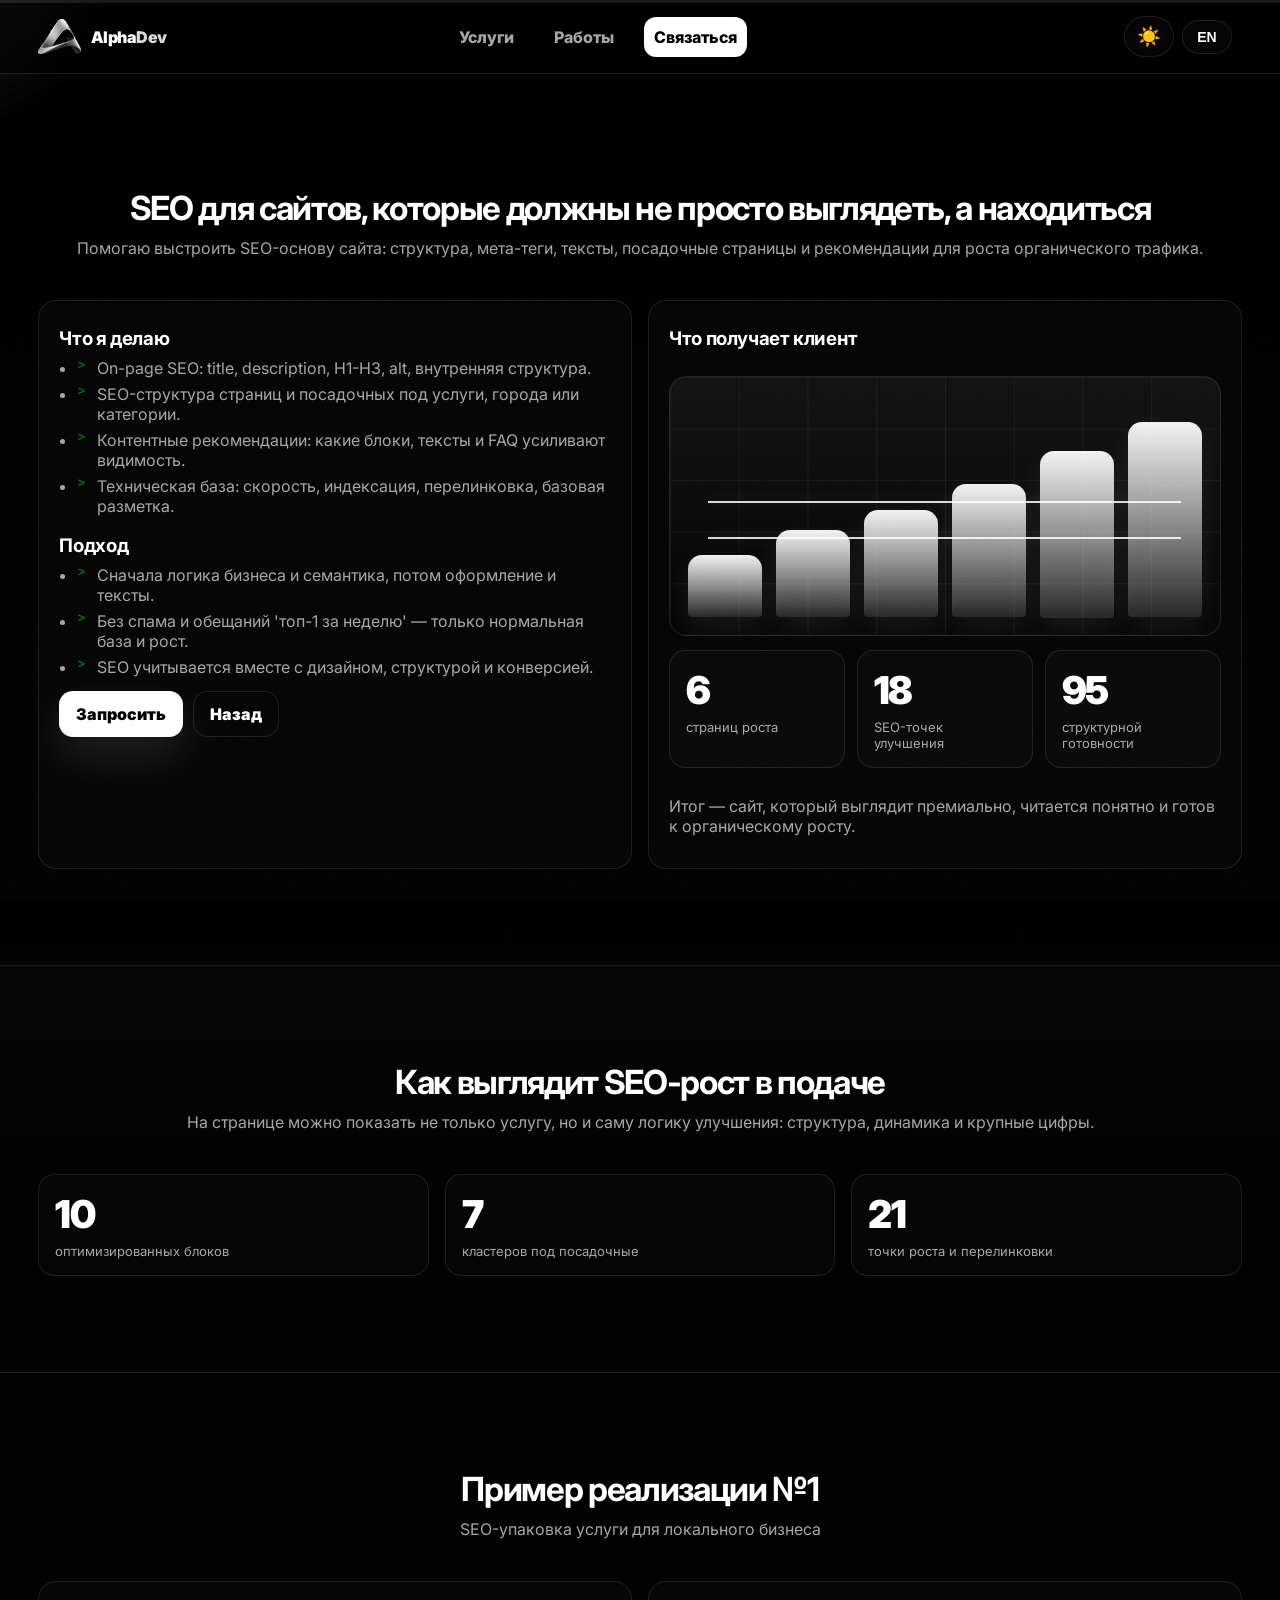
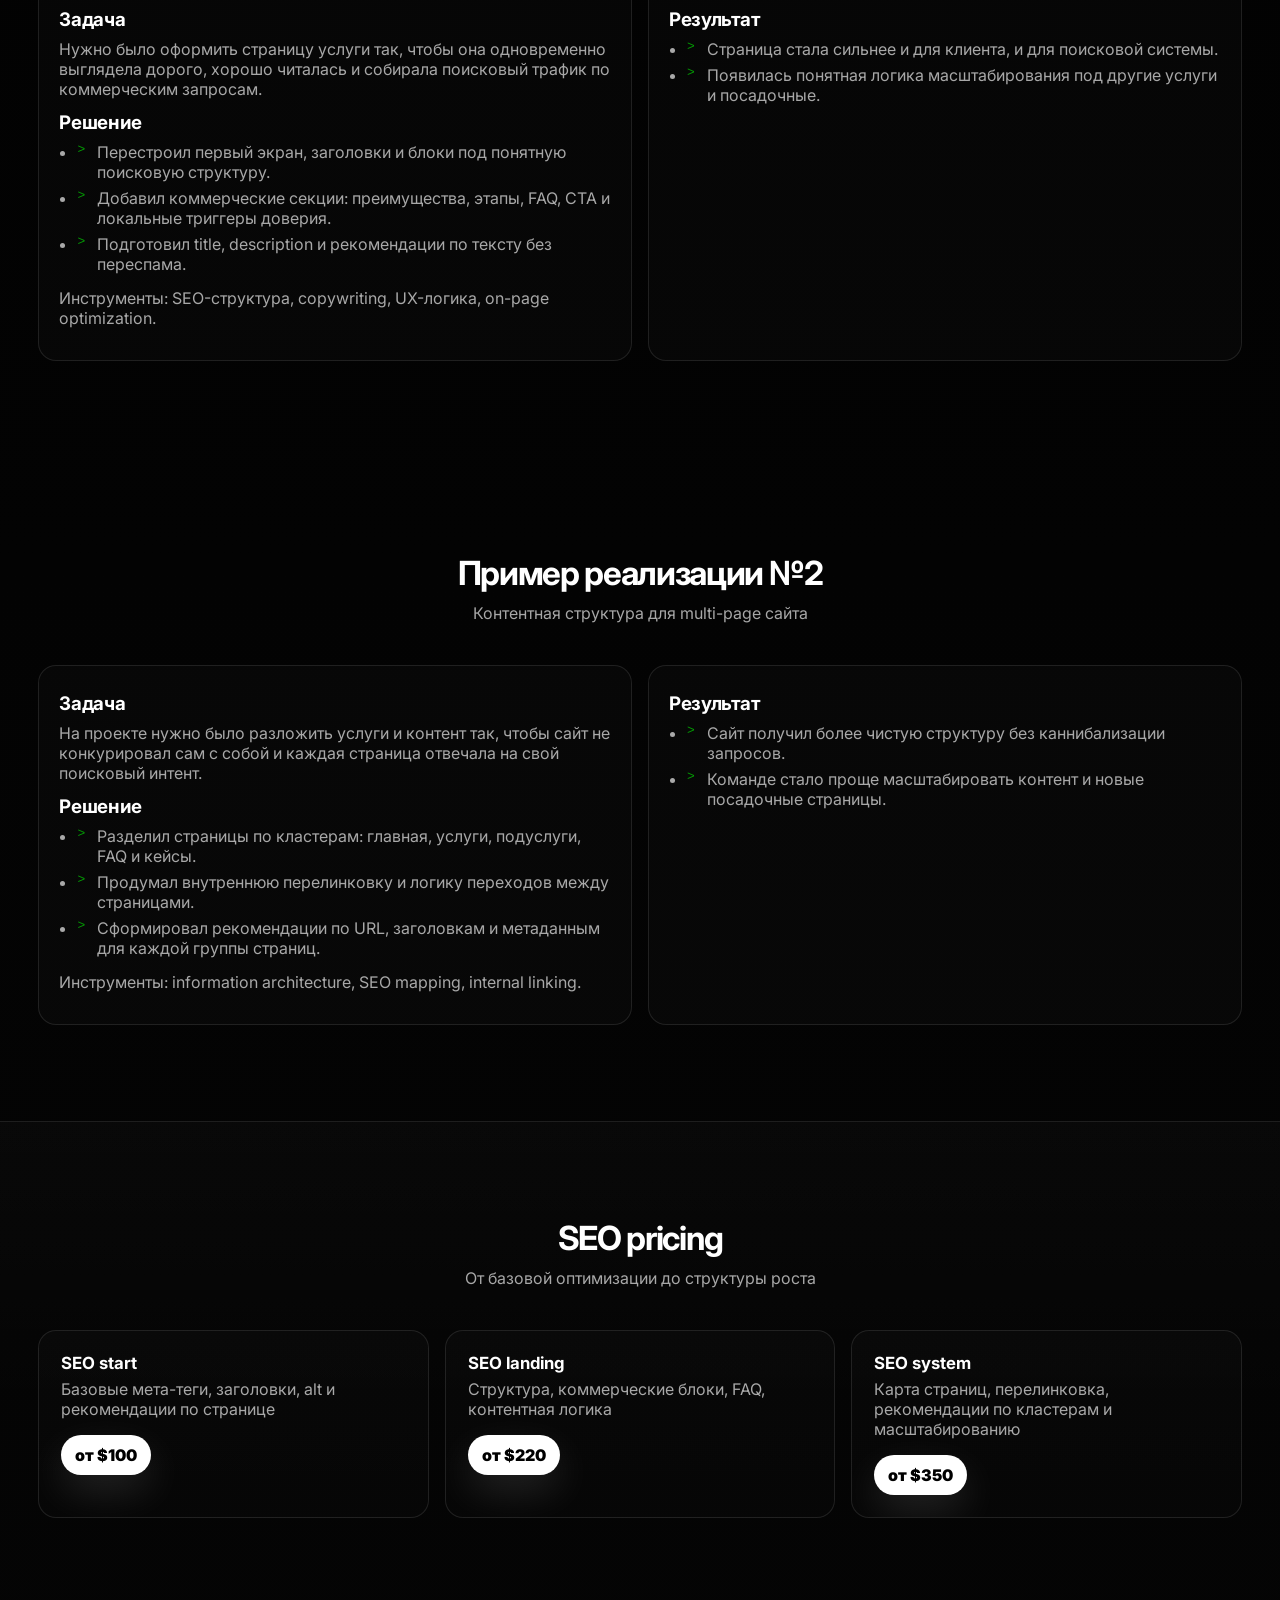
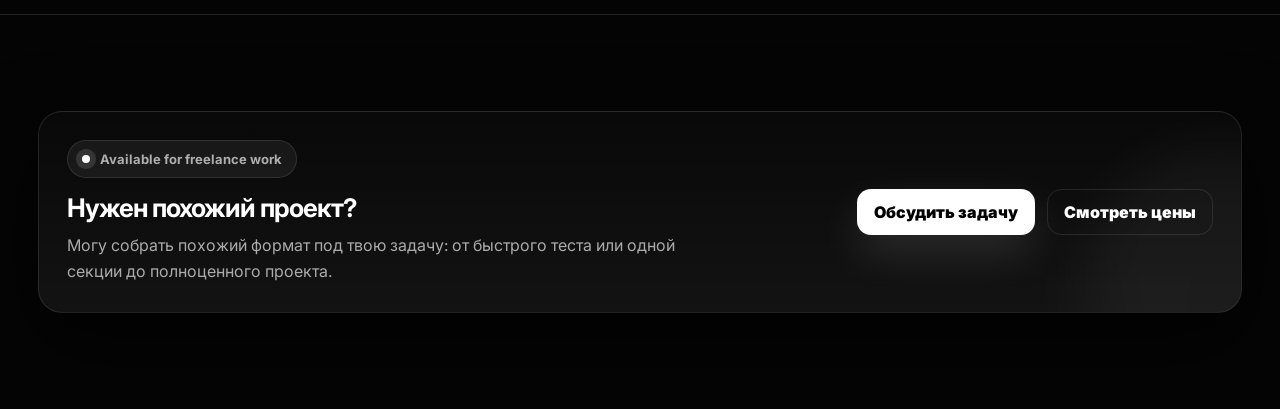
<file: projects/seo.html>
<!DOCTYPE html>
<html lang="ru">
  <head>
    <meta charset="utf-8" />
    <meta name="viewport" content="width=device-width,initial-scale=1" />
    <title>AlphaDev — SEO услуги</title>
    <link rel="stylesheet" href="../style.css" />
    <link rel="icon" type="image/png" href="../assets/favicon.png" />

    <script>
      (function () {
        try {
          var key = "alphadev-theme-v2";
          var theme = localStorage.getItem(key) || "dark";
          document.documentElement.classList.add("theme-preload");
          document.addEventListener("DOMContentLoaded", function () {
            document.documentElement.classList.remove("theme-preload");
          });
          if (theme === "light") {
            document.documentElement.dataset.themeDefault = "light";
          } else {
            document.documentElement.dataset.themeDefault = "dark";
          }
        } catch (e) {
          document.documentElement.dataset.themeDefault = "dark";
        }
      })();
    </script>
  </head>
  <body class="theme-dark">
    <div class="noise"></div>
    <div class="cursor-glow" aria-hidden="true"></div>

    <div class="scroll-progress">
      <div class="scroll-progress__bar"></div>
    </div>
    <div class="noise"></div>
    <div class="cursor-glow" aria-hidden="true"></div>

    <header class="header">
      <div class="container header__inner">
        <a class="brand" href="../index.html#work">
          <img
            class="brand__logo"
            src="../assets/logo.svg"
            alt="AlphaDev logo"
          />
          <span class="brand__text">Alpha<span>Dev</span></span>
        </a>
        <nav class="nav" id="nav">
          <a href="../index.html#services" data-i18n="nav_services">Услуги</a>
          <a href="../index.html#work" data-i18n="nav_work">Работы</a>
          <a
            class="nav__cta"
            href="../index.html#contact"
            data-i18n="nav_contact"
            >Связаться</a
          >
        </nav>

        <div class="header-controls">
          <button id="themeToggle" class="icon-btn" aria-label="Toggle theme">
            ☀️
          </button>
          <button id="langBtn" class="lang-btn" aria-label="Switch language">
            EN
          </button>
        </div>

        <button
          class="burger"
          id="burger"
          aria-label="Menu"
          aria-expanded="false"
        >
          <span></span><span></span><span></span>
        </button>
      </div>
    </header>

    <main style="padding-top: 92px">
      <section class="section">
        <div class="container">
          <div class="section__head reveal">
            <h2 data-i18n="seo_title">
              SEO для сайтов, которые должны не просто выглядеть, а находиться
            </h2>
            <p data-i18n="seo_sub">
              Помогаю выстроить SEO-основу сайта: структура, мета-теги, тексты,
              посадочные страницы и рекомендации для роста органического
              трафика.
            </p>
          </div>

          <div class="grid-2">
            <div class="card reveal">
              <h3 data-i18n="seo_what_title">Что я делаю</h3>
              <ul>
                <li data-i18n="seo_what_li1">
                  On-page SEO: title, description, H1-H3, alt, внутренняя
                  структура.
                </li>
                <li data-i18n="seo_what_li2">
                  SEO-структура страниц и посадочных под услуги, города или
                  категории.
                </li>
                <li data-i18n="seo_what_li3">
                  Контентные рекомендации: какие блоки, тексты и FAQ усиливают
                  видимость.
                </li>
                <li data-i18n="seo_what_li4">
                  Техническая база: скорость, индексация, перелинковка, базовая
                  разметка.
                </li>
              </ul>

              <h3 style="margin-top: 18px" data-i18n="seo_approach_title">
                Подход
              </h3>
              <ul>
                <li data-i18n="seo_approach_li1">
                  Сначала логика бизнеса и семантика, потом оформление и тексты.
                </li>
                <li data-i18n="seo_approach_li2">
                  Без спама и обещаний 'топ-1 за неделю' — только нормальная
                  база и рост.
                </li>
                <li data-i18n="seo_approach_li3">
                  SEO учитывается вместе с дизайном, структурой и конверсией.
                </li>
              </ul>

              <div
                style="
                  margin-top: 14px;
                  display: flex;
                  gap: 10px;
                  flex-wrap: wrap;
                "
              >
                <a
                  class="btn btn--primary"
                  href="../index.html#contact"
                  data-i18n="ai_btn_request"
                  >Запросить</a
                >
                <a
                  class="btn btn--ghost"
                  href="../index.html#work"
                  data-i18n="ai_btn_back"
                  >Назад</a
                >
              </div>
            </div>

            <div class="card reveal seo-panel seo-panel--page">
              <h3 data-i18n="seo_looks_title">Что получает клиент</h3>
              <div class="seo-chart">
                <div class="seo-chart__grid"></div>
                <div class="seo-line seo-line--one"></div>
                <div class="seo-line seo-line--two"></div>
                <div class="seo-bars">
                  <span class="seo-bar" style="--h: 28%"></span>
                  <span class="seo-bar" style="--h: 39%"></span>
                  <span class="seo-bar" style="--h: 48%"></span>
                  <span class="seo-bar" style="--h: 60%"></span>
                  <span class="seo-bar" style="--h: 75%"></span>
                  <span class="seo-bar" style="--h: 88%"></span>
                </div>
              </div>
              <div class="seo-kpis seo-kpis--wide">
                <div class="seo-kpi">
                  <div class="seo-kpi__num" data-count="6">0</div>
                  <div class="seo-kpi__text" data-i18n="seo_page_kpi_1">
                    страниц роста
                  </div>
                </div>
                <div class="seo-kpi">
                  <div class="seo-kpi__num" data-count="18">0</div>
                  <div class="seo-kpi__text" data-i18n="seo_page_kpi_2">
                    SEO-точек улучшения
                  </div>
                </div>
                <div class="seo-kpi">
                  <div class="seo-kpi__num" data-count="95">0</div>
                  <div class="seo-kpi__text" data-i18n="seo_page_kpi_3">
                    структурной готовности
                  </div>
                </div>
              </div>
              <p
                style="margin-top: 10px; color: var(--muted)"
                data-i18n="seo_looks_desc"
              >
                Итог — сайт, который выглядит премиально, читается понятно и
                готов к органическому росту.
              </p>
            </div>
          </div>
        </div>
      </section>

      <section class="section section--dark">
        <div class="container">
          <div class="section__head reveal">
            <h2 data-i18n="seo_growth_title">Как выглядит SEO-рост в подаче</h2>
            <p data-i18n="seo_growth_sub">
              На странице можно показать не только услугу, но и саму логику
              улучшения: структура, динамика и крупные цифры.
            </p>
          </div>
          <div class="grid-3 seo-metric-grid">
            <article class="card reveal seo-metric-card">
              <div class="seo-metric-card__num" data-count="12">0</div>
              <div class="seo-metric-card__label" data-i18n="seo_growth_card1">
                оптимизированных блоков
              </div>
            </article>
            <article class="card reveal seo-metric-card">
              <div class="seo-metric-card__num" data-count="8">0</div>
              <div class="seo-metric-card__label" data-i18n="seo_growth_card2">
                кластеров под посадочные
              </div>
            </article>
            <article class="card reveal seo-metric-card">
              <div class="seo-metric-card__num" data-count="24">0</div>
              <div class="seo-metric-card__label" data-i18n="seo_growth_card3">
                точки роста и перелинковки
              </div>
            </article>
          </div>
        </div>
      </section>

      <section class="section">
        <div class="container">
          <div class="section__head reveal">
            <h2 data-i18n="seo_ex1_title">Пример реализации №1</h2>
            <p data-i18n="seo_ex1_sub">
              SEO-упаковка услуги для локального бизнеса
            </p>
          </div>
          <div class="grid-2">
            <div class="card reveal">
              <h3 data-i18n="ai_ex1_task_title">Задача</h3>
              <p data-i18n="seo_ex1_task">
                Нужно было оформить страницу услуги так, чтобы она одновременно
                выглядела дорого, хорошо читалась и собирала поисковый трафик по
                коммерческим запросам.
              </p>
              <h3 data-i18n="ai_ex1_sol_title">Решение</h3>
              <ul>
                <li data-i18n="seo_ex1_sol_li1">
                  Перестроил первый экран, заголовки и блоки под понятную
                  поисковую структуру.
                </li>
                <li data-i18n="seo_ex1_sol_li2">
                  Добавил коммерческие секции: преимущества, этапы, FAQ, CTA и
                  локальные триггеры доверия.
                </li>
                <li data-i18n="seo_ex1_sol_li3">
                  Подготовил title, description и рекомендации по тексту без
                  переспама.
                </li>
              </ul>
              <p
                style="margin-top: 14px; color: var(--muted)"
                data-i18n="seo_ex1_tools"
              >
                Инструменты: SEO-структура, copywriting, UX-логика, on-page
                optimization.
              </p>
            </div>
            <div class="card reveal">
              <h3 data-i18n="ai_ex1_res_title">Результат</h3>
              <ul>
                <li data-i18n="seo_ex1_res_li1">
                  Страница стала сильнее и для клиента, и для поисковой системы.
                </li>
                <li data-i18n="seo_ex1_res_li2">
                  Появилась понятная логика масштабирования под другие услуги и
                  посадочные.
                </li>
              </ul>
            </div>
          </div>
        </div>
      </section>

      <section class="section">
        <div class="container">
          <div class="section__head reveal">
            <h2 data-i18n="seo_ex2_title">Пример реализации №2</h2>
            <p data-i18n="seo_ex2_sub">
              Контентная структура для multi-page сайта
            </p>
          </div>
          <div class="grid-2">
            <div class="card reveal">
              <h3 data-i18n="ai_ex1_task_title">Задача</h3>
              <p data-i18n="seo_ex2_task">
                На проекте нужно было разложить услуги и контент так, чтобы сайт
                не конкурировал сам с собой и каждая страница отвечала на свой
                поисковый интент.
              </p>
              <h3 data-i18n="ai_ex1_sol_title">Решение</h3>
              <ul>
                <li data-i18n="seo_ex2_sol_li1">
                  Разделил страницы по кластерам: главная, услуги, подуслуги,
                  FAQ и кейсы.
                </li>
                <li data-i18n="seo_ex2_sol_li2">
                  Продумал внутреннюю перелинковку и логику переходов между
                  страницами.
                </li>
                <li data-i18n="seo_ex2_sol_li3">
                  Сформировал рекомендации по URL, заголовкам и метаданным для
                  каждой группы страниц.
                </li>
              </ul>
              <p
                style="margin-top: 14px; color: var(--muted)"
                data-i18n="seo_ex2_tools"
              >
                Инструменты: information architecture, SEO mapping, internal
                linking.
              </p>
            </div>
            <div class="card reveal">
              <h3 data-i18n="ai_ex1_res_title">Результат</h3>
              <ul>
                <li data-i18n="seo_ex2_res_li1">
                  Сайт получил более чистую структуру без каннибализации
                  запросов.
                </li>
                <li data-i18n="seo_ex2_res_li2">
                  Команде стало проще масштабировать контент и новые посадочные
                  страницы.
                </li>
              </ul>
            </div>
          </div>
        </div>
      </section>

      <section class="section section--dark">
        <div class="container">
          <div class="section__head reveal">
            <h2 data-i18n="seo_price_title">SEO pricing</h2>
            <p data-i18n="seo_price_sub">
              От базовой оптимизации до структуры роста
            </p>
          </div>

          <div class="pricing-grid pricing-grid--3">
            <article class="price-card reveal">
              <h3 data-i18n="seo_price_card1">SEO start</h3>
              <p data-i18n="seo_price_desc1">
                Базовые мета-теги, заголовки, alt и рекомендации по странице
              </p>
              <div class="price-tag" data-i18n="seo_price_val1">от $100</div>
            </article>

            <article class="price-card reveal">
              <h3 data-i18n="seo_price_card2">SEO landing</h3>
              <p data-i18n="seo_price_desc2">
                Структура, коммерческие блоки, FAQ, контентная логика
              </p>
              <div class="price-tag" data-i18n="seo_price_val2">от $220</div>
            </article>

            <article class="price-card reveal">
              <h3 data-i18n="seo_price_card3">SEO system</h3>
              <p data-i18n="seo_price_desc3">
                Карта страниц, перелинковка, рекомендации по кластерам и
                масштабированию
              </p>
              <div class="price-tag" data-i18n="seo_price_val3">от $350</div>
            </article>
          </div>
        </div>
      </section>

      <section class="section">
        <div class="container">
          <div class="freelance-card reveal freelance-card--compact">
            <div class="freelance-card__content">
              <div class="pill pill--soft" data-i18n-html="availability_pill">
                <span class="dot"></span> Available for freelance work
              </div>
              <h2 data-i18n="detail_cta_title">Нужен похожий проект?</h2>
              <p data-i18n="detail_cta_desc">
                Могу собрать похожий формат под твою задачу: от быстрого теста
                или одной секции до полноценного проекта.
              </p>
            </div>
            <div class="freelance-card__actions">
              <a
                class="btn btn--primary"
                href="../index.html#contact"
                data-i18n="detail_cta_btn1"
                >Обсудить задачу</a
              >
              <a
                class="btn btn--ghost"
                href="../index.html#pricing"
                data-i18n="detail_cta_btn2"
                >Смотреть цены</a
              >
            </div>
          </div>
        </div>
      </section>
    </main>

    <script src="../script.js"></script>
  </body>
</html>
</file>
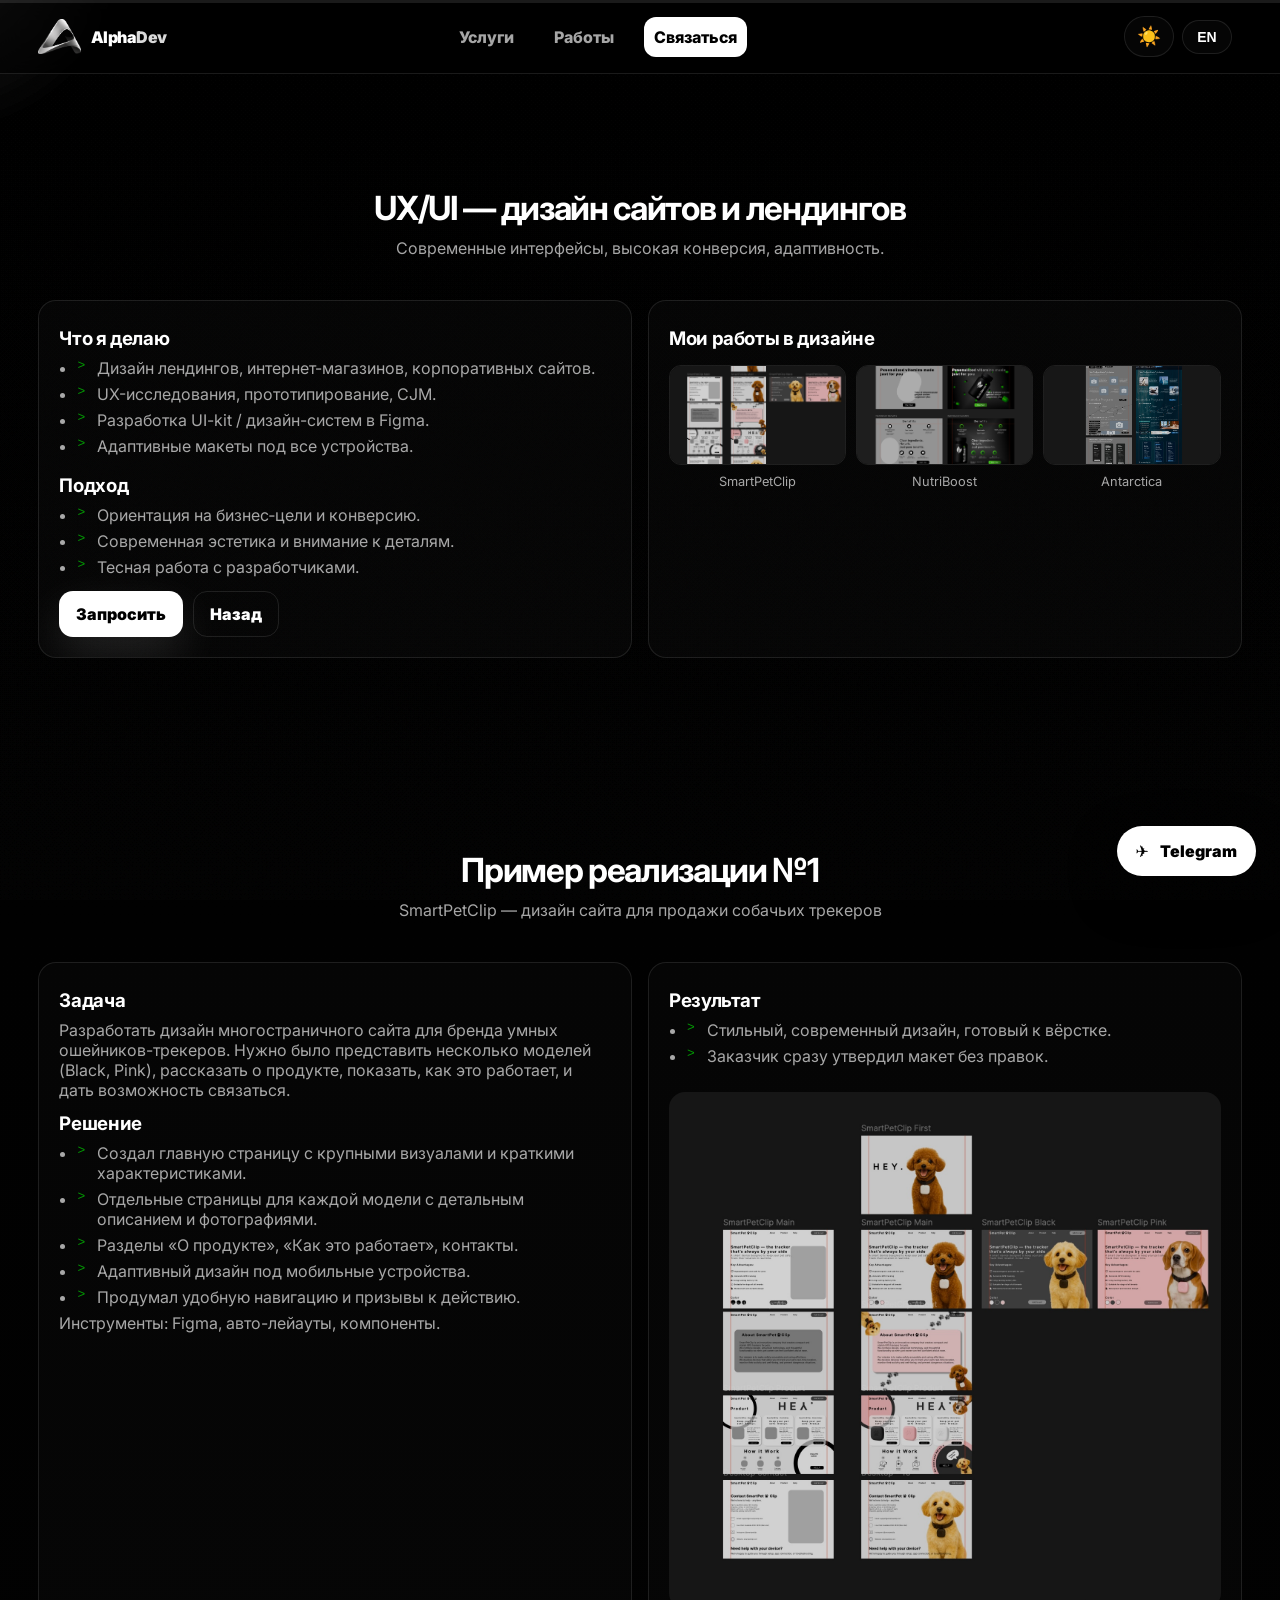
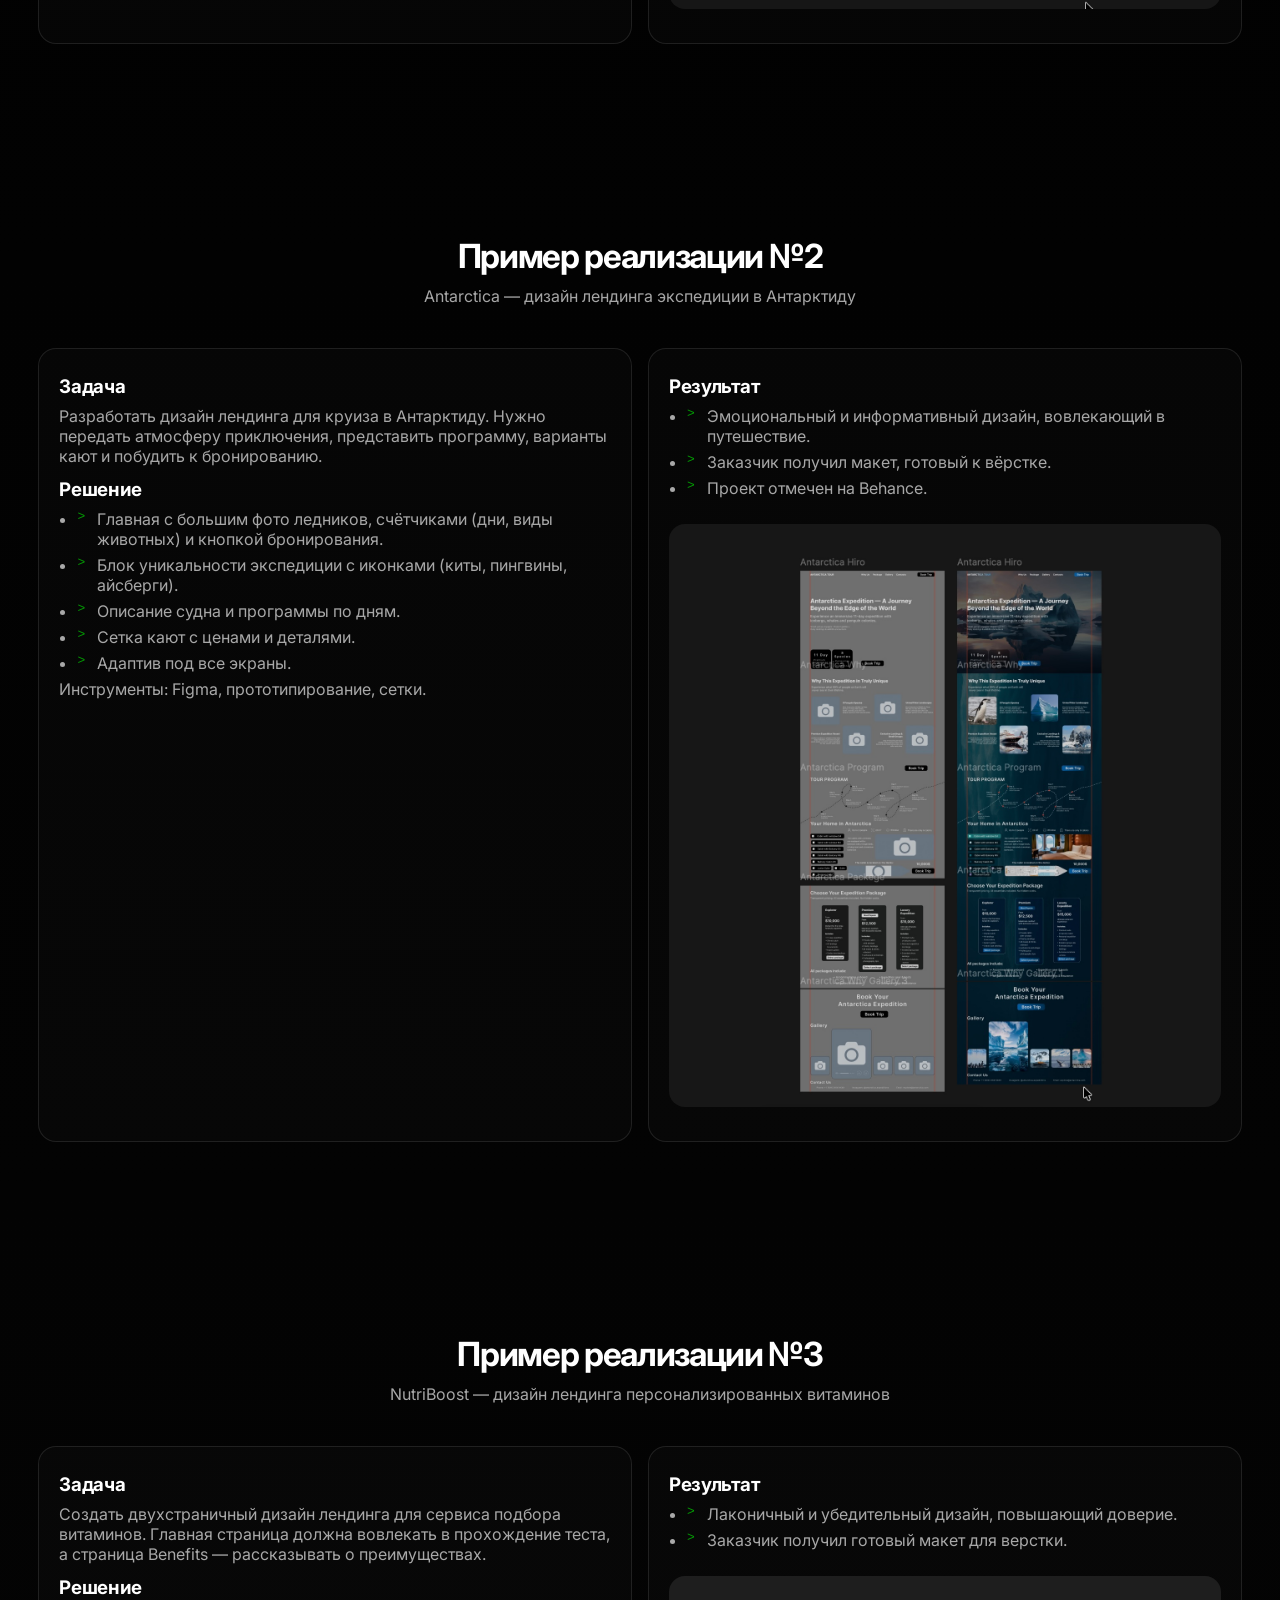
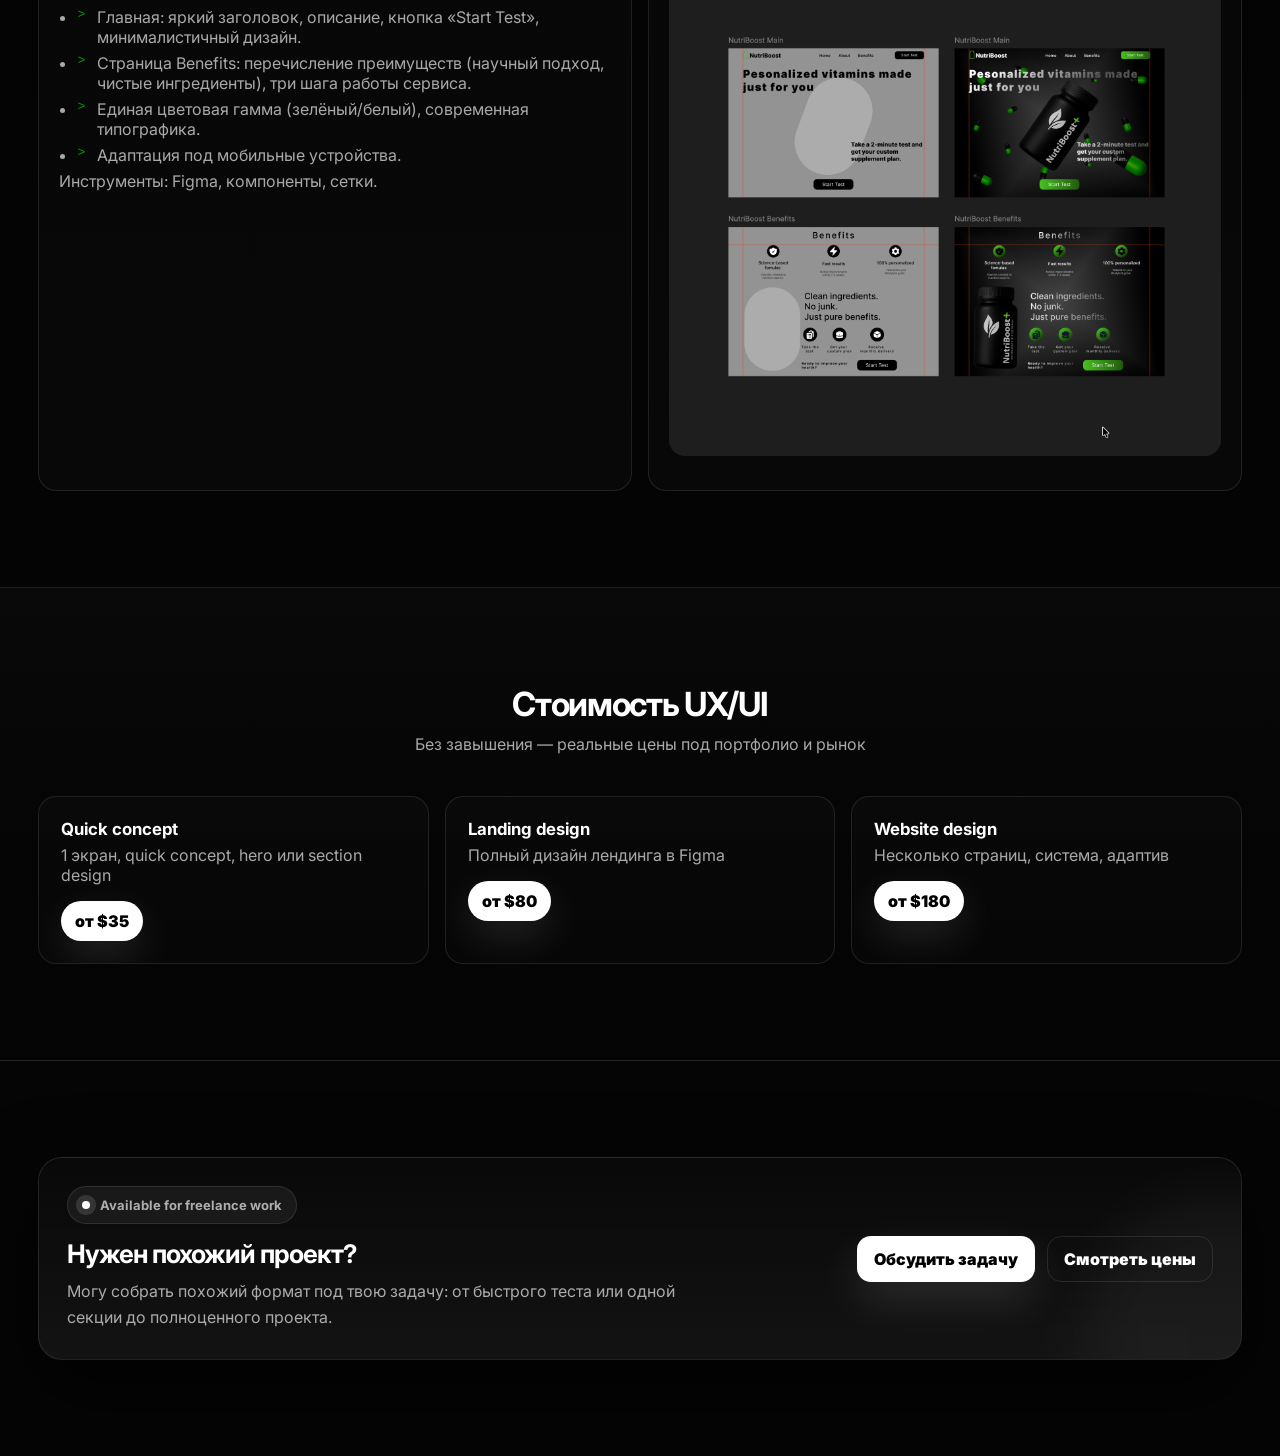
<file: projects/uiux.html>
<!DOCTYPE html>
<html lang="ru">
  <head>
    <meta charset="utf-8" />
    <meta name="viewport" content="width=device-width,initial-scale=1" />
    <title>AlphaDev — UX/UI дизайн</title>
    <link rel="stylesheet" href="../style.css" />
    <link rel="icon" type="image/png" href="../assets/favicon.png" />

    <script>
      (function () {
        try {
          var key = "alphadev-theme-v2";
          var theme = localStorage.getItem(key) || "dark";
          document.documentElement.classList.add("theme-preload");
          document.addEventListener("DOMContentLoaded", function () {
            document.documentElement.classList.remove("theme-preload");
          });
          if (theme === "light") {
            document.documentElement.dataset.themeDefault = "light";
          } else {
            document.documentElement.dataset.themeDefault = "dark";
          }
        } catch (e) {
          document.documentElement.dataset.themeDefault = "dark";
        }
      })();
    </script>
  </head>
  <body class="theme-dark">
    <div class="noise"></div>
    <div class="cursor-glow" aria-hidden="true"></div>

    <div class="scroll-progress">
      <div class="scroll-progress__bar"></div>
    </div>
    <div class="noise"></div>
    <div class="cursor-glow" aria-hidden="true"></div>

    <header class="header">
      <div class="container header__inner">
        <a class="brand" href="../index.html#work">
          <img
            class="brand__logo"
            src="../assets/logo.svg"
            alt="AlphaDev logo"
          />
          <span class="brand__text">Alpha<span>Dev</span></span>
        </a>
        <nav class="nav" id="nav">
          <a href="../index.html#services" data-i18n="nav_services">Услуги</a>
          <a href="../index.html#work" data-i18n="nav_work">Работы</a>
          <a
            class="nav__cta"
            href="../index.html#contact"
            data-i18n="nav_contact"
            >Связаться</a
          >
        </nav>

        <div class="header-controls">
          <button id="themeToggle" class="icon-btn" aria-label="Toggle theme">
            ☀️
          </button>
          <button id="langBtn" class="lang-btn" aria-label="Switch language">
            EN
          </button>
        </div>

        <button
          class="burger"
          id="burger"
          aria-label="Menu"
          aria-expanded="false"
        >
          <span></span><span></span><span></span>
        </button>
      </div>
    </header>

    <main style="padding-top: 92px">
      <!-- HERO / INTRO -->
      <section class="section">
        <div class="container">
          <div class="section__head reveal">
            <h2 data-i18n="ui_title">
              UX/UI дизайн для сайтов, лендингов и digital-продуктов
            </h2>
            <p data-i18n="ui_sub">
              Интерфейсы, которые выглядят дорого, читаются легко и помогают
              доводить пользователя до действия.
            </p>
          </div>

          <div class="grid-2">
            <div class="card reveal">
              <h3 data-i18n="ai_what_title">Что я делаю</h3>
              <ul>
                <li data-i18n="ui_what_li1">
                  Дизайн лендингов, интернет-магазинов, корпоративных сайтов.
                </li>
                <li data-i18n="ui_what_li2">
                  UX-исследования, прототипирование, CJM.
                </li>
                <li data-i18n="ui_what_li3">
                  Разработка UI-kit / дизайн-систем в Figma.
                </li>
                <li data-i18n="ui_what_li4">
                  Адаптивные макеты под все устройства.
                </li>
              </ul>

              <h3 style="margin-top: 18px" data-i18n="ai_approach_title">
                Подход
              </h3>
              <ul>
                <li data-i18n="ui_approach_li1">
                  Ориентация на бизнес‑цели и конверсию.
                </li>
                <li data-i18n="ui_approach_li2">
                  Современная эстетика и внимание к деталям.
                </li>
                <li data-i18n="ui_approach_li3">
                  Тесная работа с разработчиками.
                </li>
              </ul>

              <div
                style="
                  margin-top: 14px;
                  display: flex;
                  gap: 10px;
                  flex-wrap: wrap;
                "
              >
                <a
                  class="btn btn--primary"
                  href="../index.html#contact"
                  data-i18n="ai_btn_request"
                  >Запросить</a
                >
                <a
                  class="btn btn--ghost"
                  href="../index.html#work"
                  data-i18n="ai_btn_back"
                  >Назад</a
                >
              </div>
            </div>

            <!-- Правая колонка: просто превью трёх проектов (без ссылок) -->
            <div class="card reveal">
              <h3 data-i18n="ui_works_title">Мои работы в дизайне</h3>
              <div
                style="
                  display: grid;
                  grid-template-columns: repeat(3, 1fr);
                  gap: 10px;
                  margin: 15px 0 5px;
                "
              >
                <div style="text-align: center">
                  <img
                    src="../assets/petclip-preview.jpg"
                    alt="SmartPetClip"
                    style="
                      width: 100%;
                      height: 100px;
                      object-fit: cover;
                      border-radius: 12px;
                      border: 1px solid var(--line);
                    "
                  />
                  <p
                    style="
                      margin-top: 5px;
                      color: var(--muted);
                      font-size: 0.8rem;
                    "
                    data-i18n="ui_petclip"
                  >
                    SmartPetClip
                  </p>
                </div>
                <div style="text-align: center">
                  <img
                    src="../assets/nutriboost-preview.jpg"
                    alt="NutriBoost"
                    style="
                      width: 100%;
                      height: 100px;
                      object-fit: cover;
                      border-radius: 12px;
                      border: 1px solid var(--line);
                    "
                  />
                  <p
                    style="
                      margin-top: 5px;
                      color: var(--muted);
                      font-size: 0.8rem;
                    "
                    data-i18n="ui_nutriboost"
                  >
                    NutriBoost
                  </p>
                </div>
                <div style="text-align: center">
                  <img
                    src="../assets/antarctica-preview.jpg"
                    alt="Antarctica Hiro"
                    style="
                      width: 100%;
                      height: 100px;
                      object-fit: cover;
                      border-radius: 12px;
                      border: 1px solid var(--line);
                    "
                  />
                  <p
                    style="
                      margin-top: 5px;
                      color: var(--muted);
                      font-size: 0.8rem;
                    "
                    data-i18n="ui_antarctica"
                  >
                    Antarctica
                  </p>
                </div>
              </div>
            </div>
          </div>
        </div>
      </section>

      <!-- ПРИМЕР 1: SmartPetClip -->
      <section class="section">
        <div class="container">
          <div class="section__head reveal">
            <h2 data-i18n="ui_ex1_title">Пример реализации №1</h2>
            <p data-i18n="ui_ex1_sub">
              SmartPetClip — дизайн сайта для продажи собачьих трекеров
            </p>
          </div>
          <div class="grid-2">
            <div class="card reveal">
              <h3 data-i18n="ai_ex1_task_title">Задача</h3>
              <p data-i18n="ui_ex1_task">
                Разработать дизайн многостраничного сайта для бренда умных
                ошейников-трекеров. Нужно было представить несколько моделей
                (Black, Pink), рассказать о продукте, показать, как это
                работает, и дать возможность связаться.
              </p>
              <h3 data-i18n="ai_ex1_sol_title">Решение</h3>
              <ul>
                <li data-i18n="ui_ex1_sol_li1">
                  Создал главную страницу с крупными визуалами и краткими
                  характеристиками.
                </li>
                <li data-i18n="ui_ex1_sol_li2">
                  Отдельные страницы для каждой модели с детальным описанием и
                  фотографиями.
                </li>
                <li data-i18n="ui_ex1_sol_li3">
                  Разделы «О продукте», «Как это работает», контакты.
                </li>
                <li data-i18n="ui_ex1_sol_li4">
                  Адаптивный дизайн под мобильные устройства.
                </li>
                <li data-i18n="ui_ex1_sol_li5">
                  Продумал удобную навигацию и призывы к действию.
                </li>
              </ul>
              <p data-i18n="ui_ex1_tools">
                <strong>Инструменты:</strong> Figma, авто-лейауты, компоненты.
              </p>
            </div>
            <div class="card reveal">
              <h3 data-i18n="ai_ex1_res_title">Результат</h3>
              <ul>
                <li data-i18n="ui_ex1_res_li1">
                  Стильный, современный дизайн, готовый к вёрстке.
                </li>
                <li data-i18n="ui_ex1_res_li2">
                  Заказчик сразу утвердил макет без правок.
                </li>
              </ul>
              <img
                src="../assets/petclip-preview.jpg"
                alt="SmartPetClip макет"
                style="
                  width: 100%;
                  height: auto;
                  border-radius: 16px;
                  margin: 20px 0 10px;
                "
              />
            </div>
          </div>
        </div>
      </section>

      <!-- ПРИМЕР 2: Antarctica Hiro -->
      <section class="section">
        <div class="container">
          <div class="section__head reveal">
            <h2 data-i18n="ui_ex2_title">Пример реализации №2</h2>
            <p data-i18n="ui_ex2_sub">
              Antarctica Hiro — дизайн лендинга экспедиции в Антарктиду
            </p>
          </div>
          <div class="grid-2">
            <div class="card reveal">
              <h3 data-i18n="ai_ex1_task_title">Задача</h3>
              <p data-i18n="ui_ex2_task">
                Разработать дизайн лендинга для круиза в Антарктиду. Нужно
                передать атмосферу приключения, представить программу, варианты
                кают и побудить к бронированию.
              </p>
              <h3 data-i18n="ai_ex1_sol_title">Решение</h3>
              <ul>
                <li data-i18n="ui_ex2_sol_li1">
                  Главная с большим фото ледников, счётчиками (дни, виды
                  животных) и кнопкой бронирования.
                </li>
                <li data-i18n="ui_ex2_sol_li2">
                  Блок уникальности экспедиции с иконками (киты, пингвины,
                  айсберги).
                </li>
                <li data-i18n="ui_ex2_sol_li3">
                  Описание судна и программы по дням.
                </li>
                <li data-i18n="ui_ex2_sol_li4">
                  Сетка кают с ценами и деталями.
                </li>
                <li data-i18n="ui_ex2_sol_li5">Адаптив под все экраны.</li>
              </ul>
              <p data-i18n="ui_ex2_tools">
                <strong>Инструменты:</strong> Figma, прототипирование, сетки.
              </p>
            </div>
            <div class="card reveal">
              <h3 data-i18n="ai_ex1_res_title">Результат</h3>
              <ul>
                <li data-i18n="ui_ex2_res_li1">
                  Эмоциональный и информативный дизайн, вовлекающий в
                  путешествие.
                </li>
                <li data-i18n="ui_ex2_res_li2">
                  Заказчик получил макет, готовый к вёрстке.
                </li>
                <li data-i18n="ui_ex2_res_li3">Проект отмечен на Behance.</li>
              </ul>
              <img
                src="../assets/antarctica-preview.jpg"
                alt="Antarctica макет"
                style="
                  width: 100%;
                  height: auto;
                  border-radius: 16px;
                  margin: 20px 0 10px;
                "
              />
            </div>
          </div>
        </div>
      </section>

      <!-- ПРИМЕР 3: NutriBoost -->
      <section class="section">
        <div class="container">
          <div class="section__head reveal">
            <h2 data-i18n="ui_ex3_title">Пример реализации №3</h2>
            <p data-i18n="ui_ex3_sub">
              NutriBoost — дизайн лендинга персонализированных витаминов
            </p>
          </div>
          <div class="grid-2">
            <div class="card reveal">
              <h3 data-i18n="ai_ex1_task_title">Задача</h3>
              <p data-i18n="ui_ex3_task">
                Создать двухстраничный дизайн лендинга для сервиса подбора
                витаминов. Главная страница должна вовлекать в прохождение
                теста, а страница Benefits — рассказывать о преимуществах.
              </p>
              <h3 data-i18n="ai_ex1_sol_title">Решение</h3>
              <ul>
                <li data-i18n="ui_ex3_sol_li1">
                  Главная: яркий заголовок, описание, кнопка «Start Test»,
                  минималистичный дизайн.
                </li>
                <li data-i18n="ui_ex3_sol_li2">
                  Страница Benefits: перечисление преимуществ (научный подход,
                  чистые ингредиенты), три шага работы сервиса.
                </li>
                <li data-i18n="ui_ex3_sol_li3">
                  Единая цветовая гамма (зелёный/белый), современная
                  типографика.
                </li>
                <li data-i18n="ui_ex3_sol_li4">
                  Адаптация под мобильные устройства.
                </li>
              </ul>
              <p data-i18n="ui_ex3_tools">
                <strong>Инструменты:</strong> Figma, компоненты, сетки.
              </p>
            </div>
            <div class="card reveal">
              <h3 data-i18n="ai_ex1_res_title">Результат</h3>
              <ul>
                <li data-i18n="ui_ex3_res_li1">
                  Лаконичный и убедительный дизайн, повышающий доверие.
                </li>
                <li data-i18n="ui_ex3_res_li2">
                  Заказчик получил готовый макет для верстки.
                </li>
              </ul>
              <img
                src="../assets/nutriboost-preview.jpg"
                alt="NutriBoost макет"
                style="
                  width: 100%;
                  height: auto;
                  border-radius: 16px;
                  margin: 20px 0 10px;
                "
              />
            </div>
          </div>
        </div>
      </section>

      <section class="section section--dark">
        <div class="container">
          <div class="section__head reveal">
            <h2 data-i18n="ui_price_title">Стоимость UX/UI</h2>
            <p data-i18n="ui_price_sub">
              Без завышения — реальные цены под портфолио и рынок
            </p>
          </div>
          <div class="pricing-grid pricing-grid--3">
            <article class="price-card reveal">
              <h3 data-i18n="ui_price_card1">Quick concept</h3>
              <p data-i18n="ui_price_desc1">
                1 экран, quick concept, hero или section design
              </p>
              <div class="price-tag" data-i18n="ui_price_val1">от $35</div>
            </article>
            <article class="price-card reveal">
              <h3 data-i18n="ui_price_card2">Landing design</h3>
              <p data-i18n="ui_price_desc2">Полный дизайн лендинга в Figma</p>
              <div class="price-tag" data-i18n="ui_price_val2">от $80</div>
            </article>
            <article class="price-card reveal">
              <h3 data-i18n="ui_price_card3">Website design</h3>
              <p data-i18n="ui_price_desc3">
                Несколько страниц, система, адаптив
              </p>
              <div class="price-tag" data-i18n="ui_price_val3">от $180</div>
            </article>
          </div>
        </div>
      </section>

      <section class="section">
        <div class="container">
          <div class="freelance-card reveal freelance-card--compact">
            <div class="freelance-card__content">
              <div class="pill pill--soft" data-i18n-html="availability_pill">
                <span class="dot"></span> Available for freelance work
              </div>
              <h2 data-i18n="detail_cta_title">Нужен похожий проект?</h2>
              <p data-i18n="detail_cta_desc">
                Могу собрать похожий формат под твою задачу: от быстрого теста
                или одной секции до полноценного проекта.
              </p>
            </div>
            <div class="freelance-card__actions">
              <a
                class="btn btn--primary"
                href="../index.html#contact"
                data-i18n="detail_cta_btn1"
                >Обсудить задачу</a
              >
              <a
                class="btn btn--ghost"
                href="../index.html#pricing"
                data-i18n="detail_cta_btn2"
                >Смотреть цены</a
              >
            </div>
          </div>
        </div>
      </section>
    </main>

    <script src="../script.js"></script>
    <a
      class="telegram-float"
      href="https://t.me/AlphaDev_web?text=Hello!%20I%20want%20to%20discuss%20a%20project%20with%20AlphaDev.%0A%0AProject%20type:%0ABudget:%0ATimeline:%0ADescription:"
      target="_blank"
      rel="noopener noreferrer"
    >
      Telegram
    </a>
  </body>
</html>
</file>
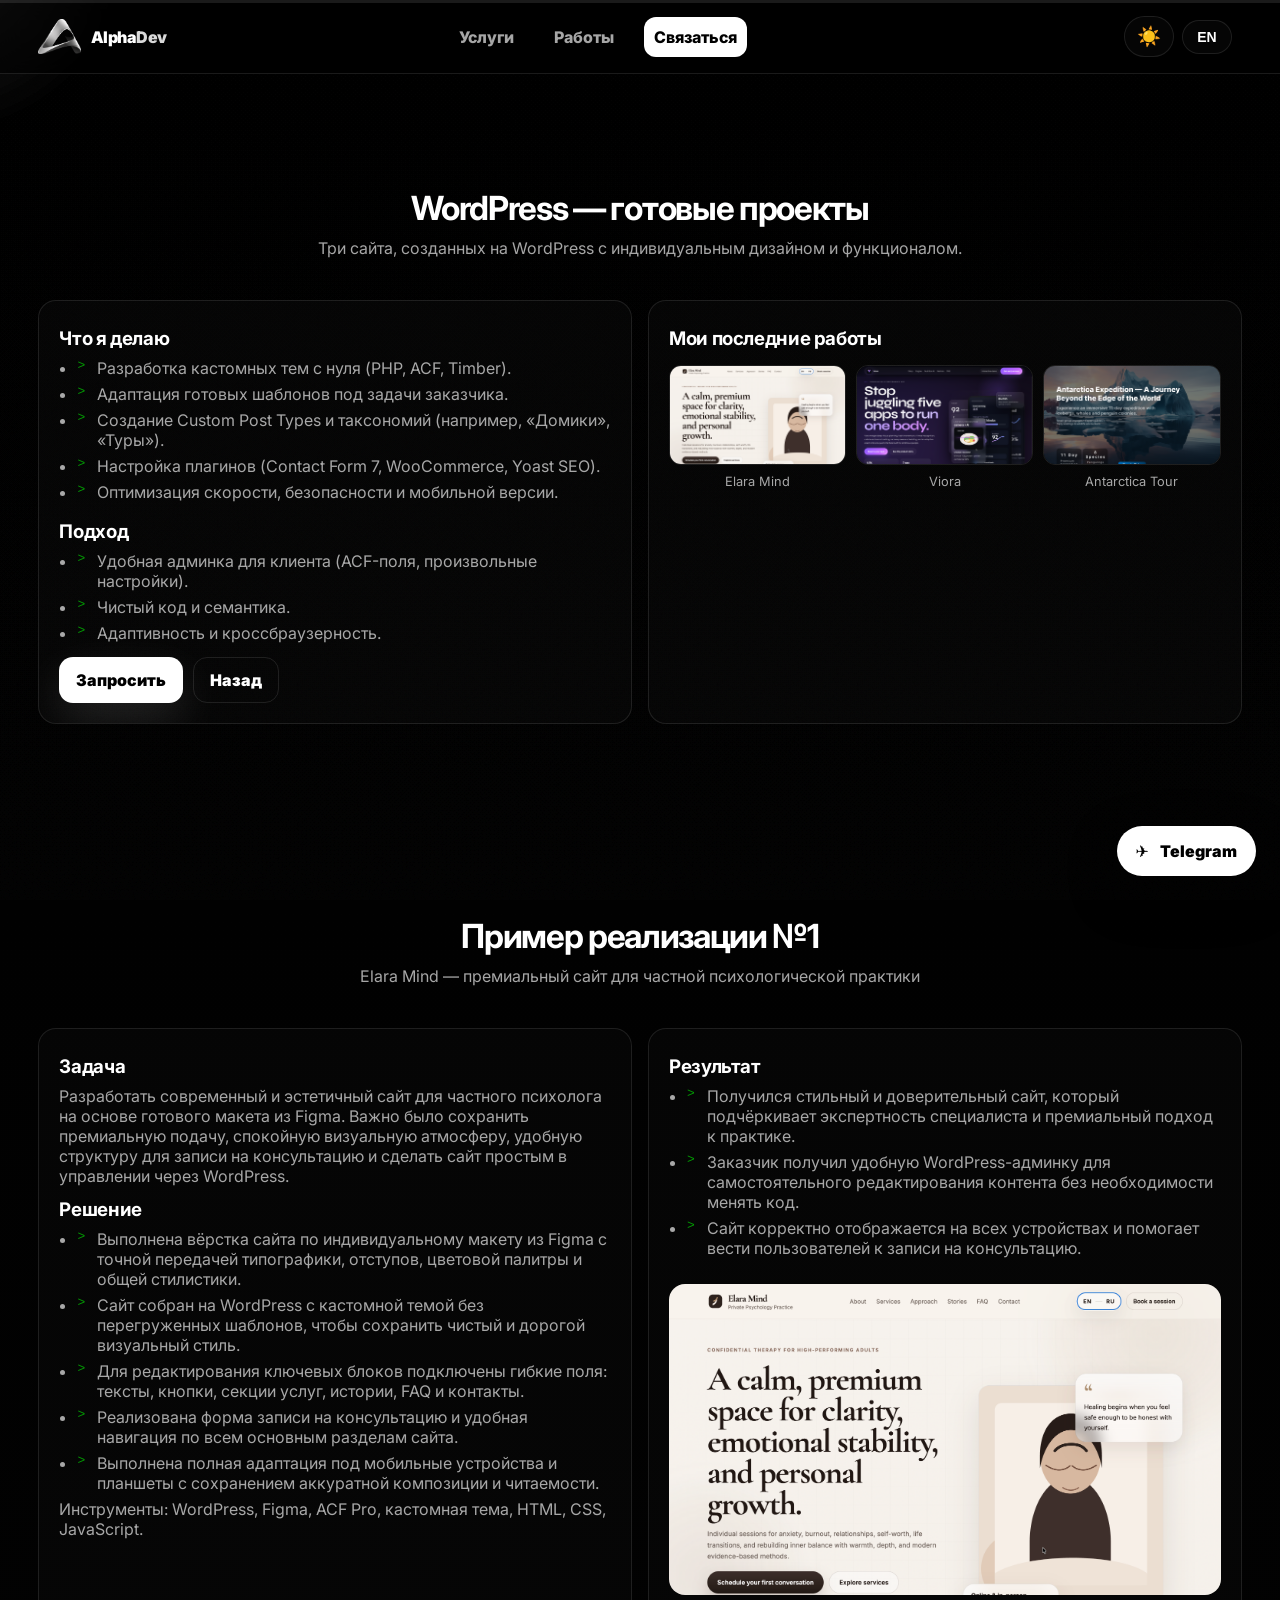
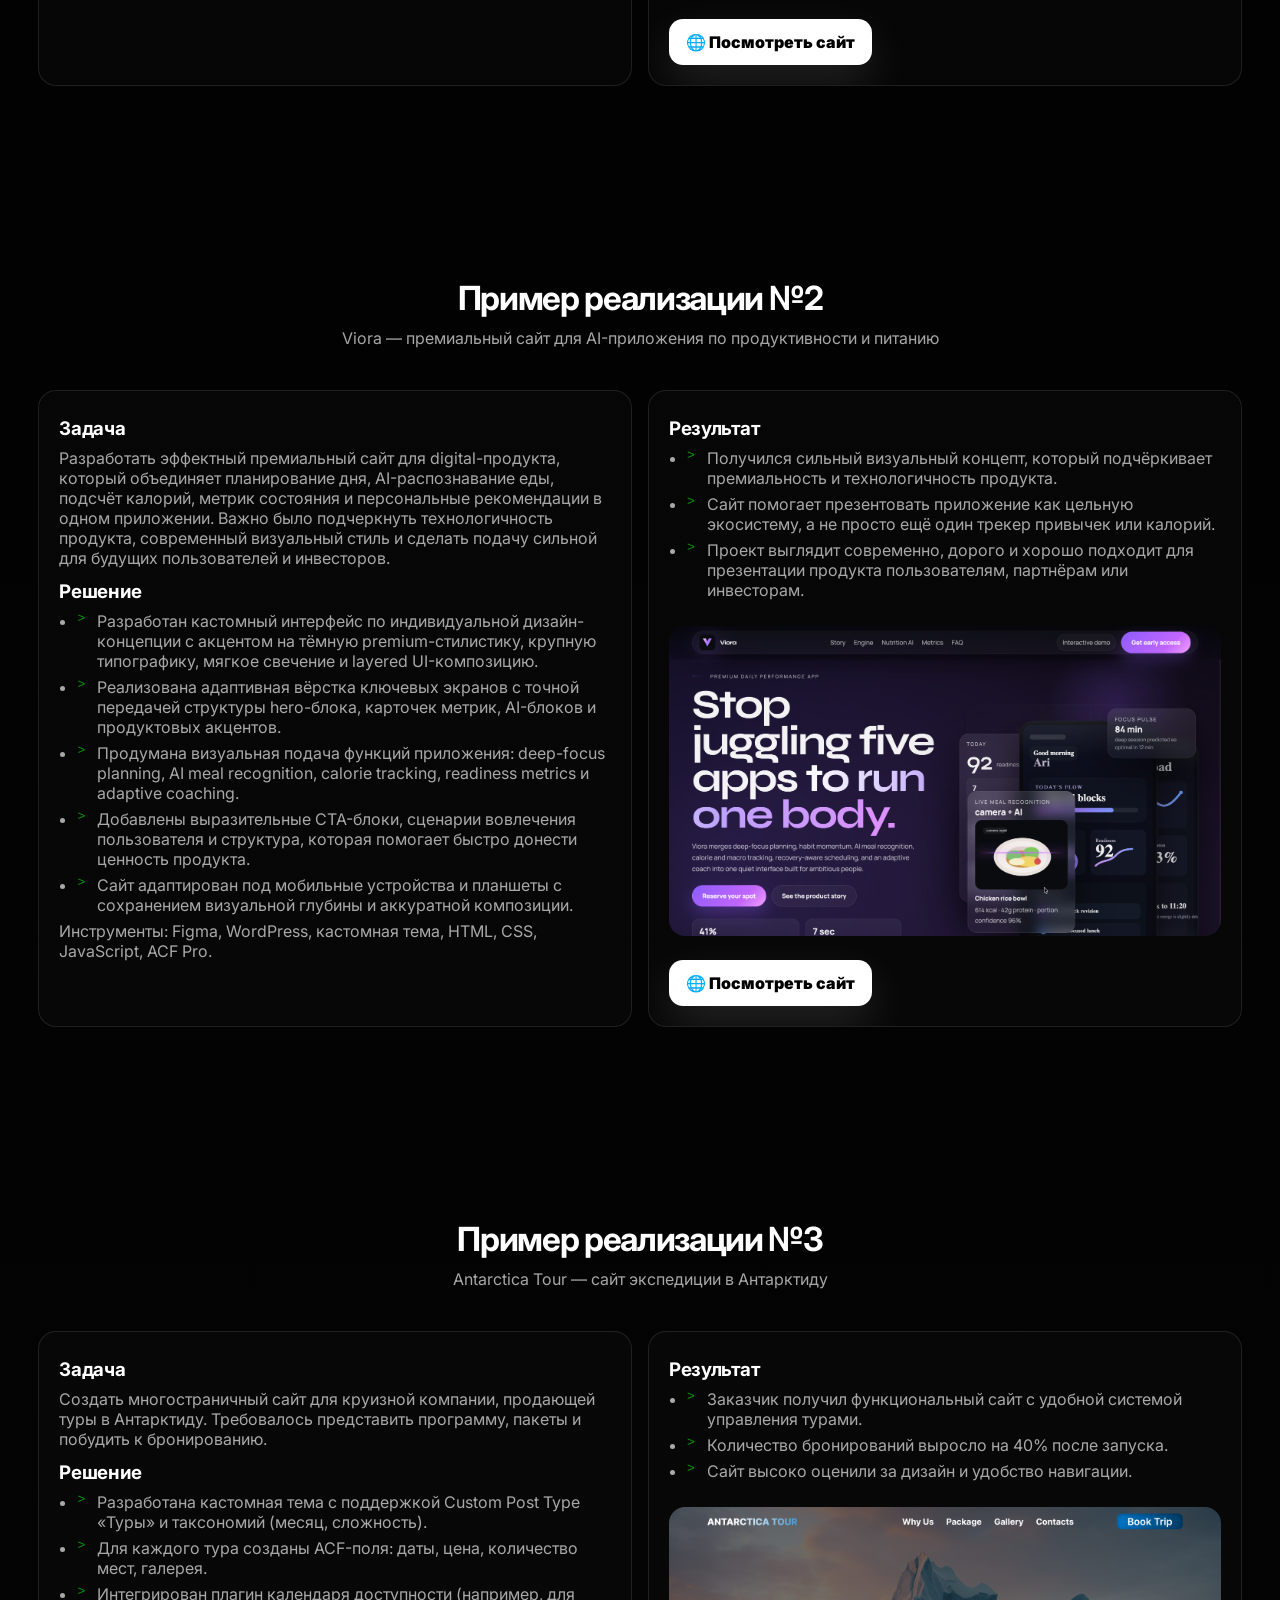
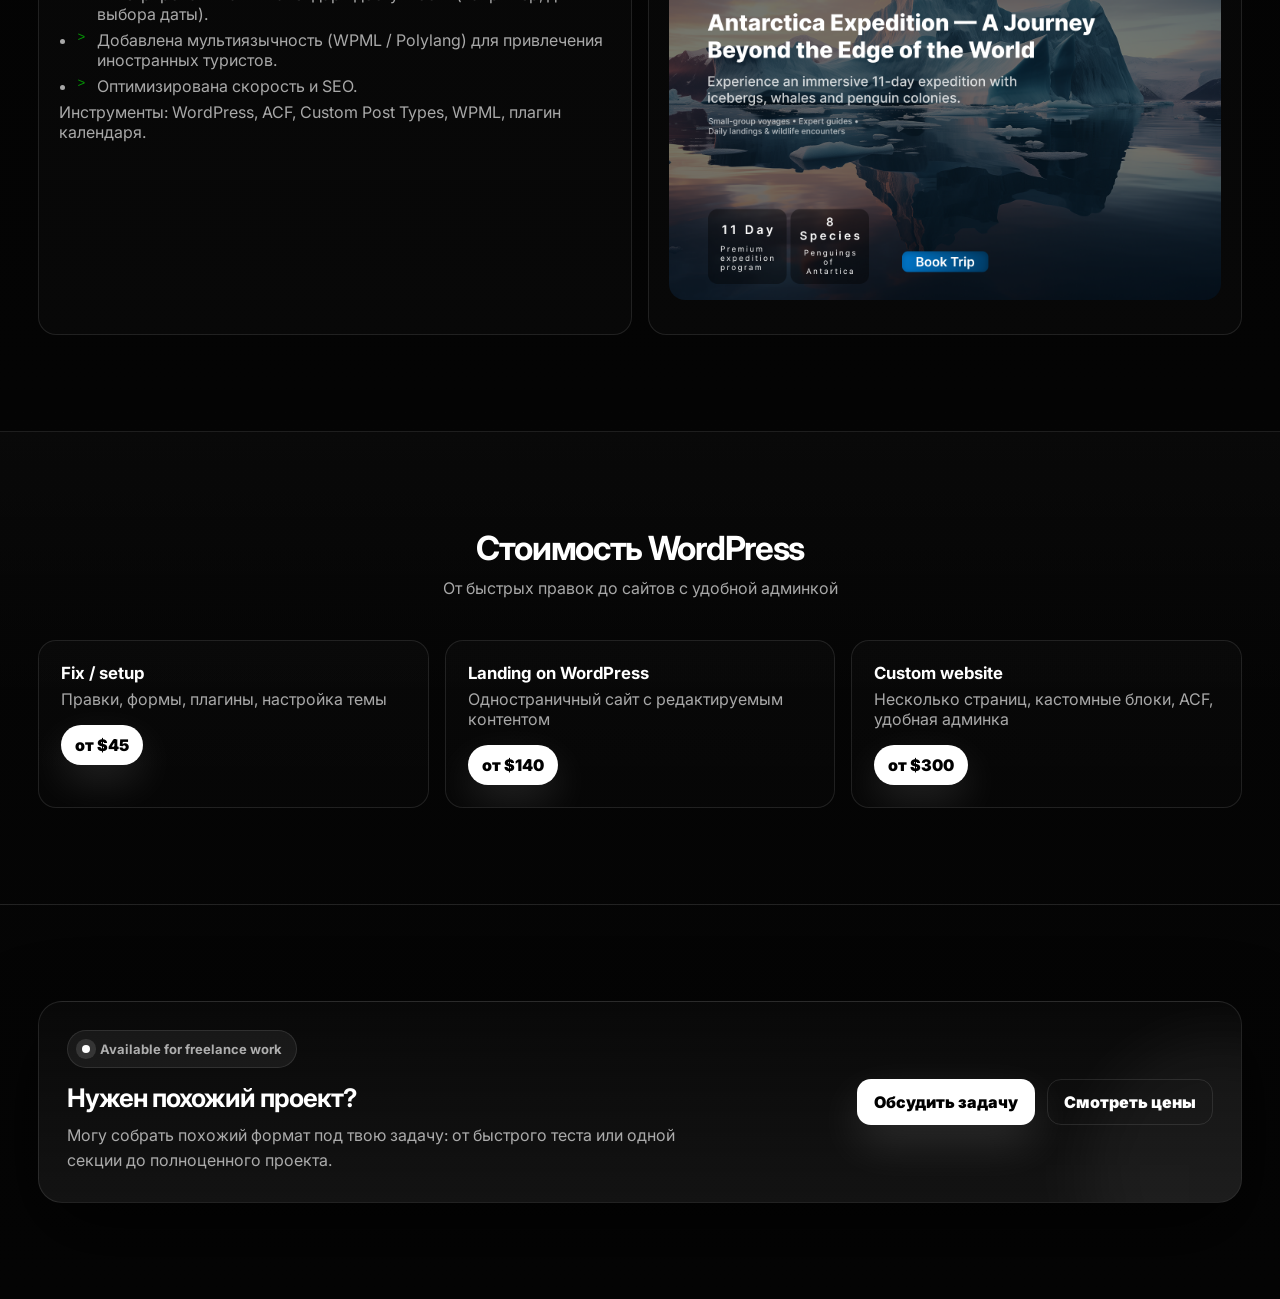
<file: projects/wordpress.html>
<!DOCTYPE html>
<html lang="ru">
  <head>
    <meta charset="utf-8" />
    <meta name="viewport" content="width=device-width,initial-scale=1" />
    <title>AlphaDev — WordPress разработка</title>
    <link rel="stylesheet" href="../style.css" />
    <link rel="icon" type="image/png" href="../assets/favicon.png" />

    <script>
      (function () {
        try {
          var key = "alphadev-theme-v2";
          var theme = localStorage.getItem(key) || "dark";
          document.documentElement.classList.add("theme-preload");
          document.addEventListener("DOMContentLoaded", function () {
            document.documentElement.classList.remove("theme-preload");
          });
          if (theme === "light") {
            document.documentElement.dataset.themeDefault = "light";
          } else {
            document.documentElement.dataset.themeDefault = "dark";
          }
        } catch (e) {
          document.documentElement.dataset.themeDefault = "dark";
        }
      })();
    </script>
  </head>
  <body class="theme-dark">
    <div class="noise"></div>
    <div class="cursor-glow" aria-hidden="true"></div>

    <div class="scroll-progress">
      <div class="scroll-progress__bar"></div>
    </div>
    <div class="noise"></div>
    <div class="cursor-glow" aria-hidden="true"></div>

    <header class="header">
      <div class="container header__inner">
        <a class="brand" href="../index.html#work">
          <img
            class="brand__logo"
            src="../assets/logo.svg"
            alt="AlphaDev logo"
          />
          <span class="brand__text">Alpha<span>Dev</span></span>
        </a>
        <nav class="nav" id="nav">
          <a href="../index.html#services" data-i18n="nav_services">Услуги</a>
          <a href="../index.html#work" data-i18n="nav_work">Работы</a>
          <a
            class="nav__cta"
            href="../index.html#contact"
            data-i18n="nav_contact"
            >Связаться</a
          >
        </nav>

        <div class="header-controls">
          <button id="themeToggle" class="icon-btn" aria-label="Toggle theme">
            ☀️
          </button>
          <button id="langBtn" class="lang-btn" aria-label="Switch language">
            EN
          </button>
        </div>

        <button
          class="burger"
          id="burger"
          aria-label="Menu"
          aria-expanded="false"
        >
          <span></span><span></span><span></span>
        </button>
      </div>
    </header>

    <main style="padding-top: 92px">
      <!-- HERO / INTRO -->
      <section class="section">
        <div class="container">
          <div class="section__head reveal">
            <h2 data-i18n="wp_title">
              WordPress-сайты с удобной админкой и premium-подачей
            </h2>
            <p data-i18n="wp_sub">
              От быстрых запусков до кастомных решений с ACF, удобной структурой
              и чистой визуальной системой.
            </p>
          </div>

          <div class="grid-2">
            <div class="card reveal">
              <h3 data-i18n="ai_what_title">Что я делаю в WordPress</h3>
              <ul>
                <li data-i18n="wp_what_li1">
                  Разработка кастомных тем с нуля (PHP, ACF, Timber).
                </li>
                <li data-i18n="wp_what_li2">
                  Адаптация готовых шаблонов под задачи заказчика.
                </li>
                <li data-i18n="wp_what_li3">
                  Создание Custom Post Types и таксономий (например, «Домики»,
                  «Туры»).
                </li>
                <li data-i18n="wp_what_li4">
                  Настройка плагинов (Contact Form 7, WooCommerce, Yoast SEO).
                </li>
                <li data-i18n="wp_what_li5">
                  Оптимизация скорости, безопасности и мобильной версии.
                </li>
              </ul>

              <h3 style="margin-top: 18px" data-i18n="ai_approach_title">
                Подход
              </h3>
              <ul>
                <li data-i18n="wp_approach_li1">
                  Удобная админка для клиента (ACF-поля, произвольные
                  настройки).
                </li>
                <li data-i18n="wp_approach_li2">Чистый код и семантика.</li>
                <li data-i18n="wp_approach_li3">
                  Адаптивность и кроссбраузерность.
                </li>
              </ul>

              <div
                style="
                  margin-top: 14px;
                  display: flex;
                  gap: 10px;
                  flex-wrap: wrap;
                "
              >
                <a
                  class="btn btn--primary"
                  href="../index.html#contact"
                  data-i18n="ai_btn_request"
                  >Запросить</a
                >
                <a
                  class="btn btn--ghost"
                  href="../index.html#work"
                  data-i18n="ai_btn_back"
                  >Назад</a
                >
              </div>
            </div>

            <!-- Правая колонка: мини-превью трёх проектов -->
            <div class="card reveal">
              <h3 data-i18n="wp_works_title">Мои последние работы</h3>
              <div
                style="
                  display: grid;
                  grid-template-columns: repeat(3, 1fr);
                  gap: 10px;
                  margin: 15px 0 5px;
                "
              >
                <div style="text-align: center">
                  <img
                    src="../assets/psyhology.jpg"
                    alt="Elara Mind "
                    style="
                      width: 100%;
                      height: 100px;
                      object-fit: cover;
                      border-radius: 12px;
                      border: 1px solid var(--line);
                    "
                  />
                  <p
                    style="
                      margin-top: 5px;
                      color: var(--muted);
                      font-size: 0.8rem;
                    "
                    data-i18n="wp_house"
                  >
                    Elara Mind
                  </p>
                </div>
                <div style="text-align: center">
                  <img
                    src="../assets/Viora.jpg"
                    alt="Эко-гляминг"
                    style="
                      width: 100%;
                      height: 100px;
                      object-fit: cover;
                      border-radius: 12px;
                      border: 1px solid var(--line);
                    "
                  />
                  <p
                    style="
                      margin-top: 5px;
                      color: var(--muted);
                      font-size: 0.8rem;
                    "
                    data-i18n="wp_glamping"
                  >
                    Eco Glamping
                  </p>
                </div>
                <div style="text-align: center">
                  <img
                    src="../assets/antarctica.jpg"
                    alt="Антарктида"
                    style="
                      width: 100%;
                      height: 100px;
                      object-fit: cover;
                      border-radius: 12px;
                      border: 1px solid var(--line);
                    "
                  />
                  <p
                    style="
                      margin-top: 5px;
                      color: var(--muted);
                      font-size: 0.8rem;
                    "
                    data-i18n="wp_antarctica"
                  >
                    Antarctica Tour
                  </p>
                </div>
              </div>
            </div>
          </div>
        </div>
      </section>

      <!-- ПРИМЕР 1: Elara Mind -->
      <section class="section">
        <div class="container">
          <div class="section__head reveal">
            <h2 data-i18n="wp_ex1_title">Пример реализации №1</h2>
            <p data-i18n="wp_ex1_sub">
              Elara Mind — премиальный сайт для частной психологической практики
            </p>
          </div>

          <div class="grid-2">
            <div class="card reveal">
              <h3 data-i18n="ai_ex1_task_title">Задача</h3>
              <p data-i18n="wp_ex1_task">
                Разработать современный и эстетичный сайт для частного психолога
                на основе готового макета из Figma. Важно было сохранить
                премиальную подачу, спокойную визуальную атмосферу, удобную
                структуру для записи на консультацию и сделать сайт простым в
                управлении через WordPress.
              </p>

              <h3 data-i18n="ai_ex1_sol_title">Решение (WordPress)</h3>
              <ul>
                <li data-i18n="wp_ex1_sol_li1">
                  Выполнена вёрстка сайта по индивидуальному макету из Figma с
                  точной передачей типографики, отступов, цветовой палитры и
                  общей стилистики.
                </li>
                <li data-i18n="wp_ex1_sol_li2">
                  Сайт собран на WordPress с кастомной темой без перегруженных
                  шаблонов, чтобы сохранить чистый и дорогой визуальный стиль.
                </li>
                <li data-i18n="wp_ex1_sol_li3">
                  Для редактирования ключевых блоков подключены гибкие поля:
                  тексты, кнопки, секции услуг, истории, FAQ и контакты.
                </li>
                <li data-i18n="wp_ex1_sol_li4">
                  Реализована форма записи на консультацию и удобная навигация
                  по всем основным разделам сайта.
                </li>
                <li data-i18n="wp_ex1_sol_li5">
                  Выполнена полная адаптация под мобильные устройства и планшеты
                  с сохранением аккуратной композиции и читаемости.
                </li>
              </ul>

              <p data-i18n="wp_ex1_tools">
                <strong>Инструменты:</strong> WordPress, Figma, ACF Pro,
                кастомная тема, HTML, CSS, JavaScript.
              </p>
            </div>

            <div class="card reveal">
              <h3 data-i18n="ai_ex1_res_title">Результат</h3>
              <ul>
                <li data-i18n="wp_ex1_res_li1">
                  Получился стильный и доверительный сайт, который подчёркивает
                  экспертность специалиста и премиальный подход к практике.
                </li>
                <li data-i18n="wp_ex1_res_li2">
                  Заказчик получил удобную WordPress-админку для
                  самостоятельного редактирования контента без необходимости
                  менять код.
                </li>
                <li data-i18n="wp_ex1_res_li3">
                  Сайт корректно отображается на всех устройствах и помогает
                  вести пользователей к записи на консультацию.
                </li>
              </ul>

              <img
                src="../assets/psyhology.jpg"
                alt="ElaraMind — главная"
                style="
                  width: 100%;
                  height: auto;
                  border-radius: 16px;
                  margin: 20px 0 10px;
                "
              />

              <a
                href="https://allphadev.github.io/ElaraMind/"
                class="btn btn--primary"
                target="_blank"
                style="margin-top: 10px"
                data-i18n="web_ex1_btn"
                >🌐 Посмотреть сайт</a
              >
            </div>
          </div>
        </div>
      </section>

      <!-- ПРИМЕР 2: Эко-гляминг -->
      <section class="section">
        <div class="container">
          <div class="section__head reveal">
            <h2 data-i18n="wp_ex2_title">Пример реализации №2</h2>
            <p data-i18n="wp_ex2_sub">
              Viora — премиальный сайт для AI-приложения по продуктивности и
              питанию
            </p>
          </div>
          <div class="grid-2">
            <div class="card reveal">
              <h3 data-i18n="ai_ex1_task_title">Задача</h3>
              <p data-i18n="wp_ex2_task">
                Разработать эффектный премиальный сайт для digital-продукта,
                который объединяет планирование дня, AI-распознавание еды,
                подсчёт калорий, метрик состояния и персональные рекомендации в
                одном приложении. Важно было подчеркнуть технологичность
                продукта, современный визуальный стиль и сделать подачу сильной
                для будущих пользователей и инвесторов.
              </p>
              <h3 data-i18n="ai_ex1_sol_title">Решение (WordPress)</h3>
              <ul>
                <li data-i18n="wp_ex2_sol_li1">
                  Разработан кастомный интерфейс по индивидуальной
                  дизайн-концепции с акцентом на тёмную premium-стилистику,
                  крупную типографику, мягкое свечение и layered UI-композицию.
                </li>
                <li data-i18n="wp_ex2_sol_li2">
                  Реализована адаптивная вёрстка ключевых экранов с точной
                  передачей структуры hero-блока, карточек метрик, AI-блоков и
                  продуктовых акцентов.
                </li>
                <li data-i18n="wp_ex2_sol_li3">
                  Продумана визуальная подача функций приложения: deep-focus
                  planning, AI meal recognition, calorie tracking, readiness
                  metrics и adaptive coaching.
                </li>
                <li data-i18n="wp_ex2_sol_li4">
                  Добавлены выразительные CTA-блоки, сценарии вовлечения
                  пользователя и структура, которая помогает быстро донести
                  ценность продукта.
                </li>
                <li data-i18n="wp_ex2_sol_li5">
                  Сайт адаптирован под мобильные устройства и планшеты с
                  сохранением визуальной глубины и аккуратной композиции.
                </li>
              </ul>
              <p data-i18n="wp_ex2_tools">
                Инструменты: Figma, WordPress, кастомная тема, HTML, CSS,
                JavaScript, ACF Pro.
              </p>
            </div>
            <div class="card reveal">
              <h3 data-i18n="ai_ex1_res_title">Результат</h3>
              <ul>
                <li data-i18n="wp_ex2_res_li1">
                  Получился сильный визуальный концепт, который подчёркивает
                  премиальность и технологичность продукта.
                </li>
                <li data-i18n="wp_ex2_res_li2">
                  Сайт помогает презентовать приложение как цельную экосистему,
                  а не просто ещё один трекер привычек или калорий.
                </li>
                <li data-i18n="wp_ex2_res_li3">
                  Проект выглядит современно, дорого и хорошо подходит для
                  презентации продукта пользователям, партнёрам или инвесторам.
                </li>
              </ul>
              <img
                src="../assets/Viora.jpg"
                alt="Viora — главная"
                style="
                  width: 100%;
                  height: auto;
                  border-radius: 16px;
                  margin: 20px 0 10px;
                "
              />
              <a
                href="https://allphadev.github.io/Viora/"
                class="btn btn--primary"
                target="_blank"
                style="margin-top: 10px"
                data-i18n="web_ex1_btn"
                >🌐 Посмотреть сайт</a
              >
            </div>
          </div>
        </div>
      </section>

      <!-- ПРИМЕР 3: Antarctica Tour -->
      <section class="section">
        <div class="container">
          <div class="section__head reveal">
            <h2 data-i18n="wp_ex3_title">Пример реализации №3</h2>
            <p data-i18n="wp_ex3_sub">
              Antarctica Tour — сайт экспедиции в Антарктиду
            </p>
          </div>
          <div class="grid-2">
            <div class="card reveal">
              <h3 data-i18n="ai_ex1_task_title">Задача</h3>
              <p data-i18n="wp_ex3_task">
                Создать многостраничный сайт для круизной компании, продающей
                туры в Антарктиду. Требовалось представить программу, пакеты и
                побудить к бронированию.
              </p>
              <h3 data-i18n="ai_ex1_sol_title">Решение (WordPress)</h3>
              <ul>
                <li data-i18n="wp_ex3_sol_li1">
                  Разработана кастомная тема с поддержкой Custom Post Type
                  «Туры» и таксономий (месяц, сложность).
                </li>
                <li data-i18n="wp_ex3_sol_li2">
                  Для каждого тура созданы ACF-поля: даты, цена, количество
                  мест, галерея.
                </li>
                <li data-i18n="wp_ex3_sol_li3">
                  Интегрирован плагин календаря доступности (например, для
                  выбора даты).
                </li>
                <li data-i18n="wp_ex3_sol_li4">
                  Добавлена мультиязычность (WPML / Polylang) для привлечения
                  иностранных туристов.
                </li>
                <li data-i18n="wp_ex3_sol_li5">
                  Оптимизирована скорость и SEO.
                </li>
              </ul>
              <p data-i18n="wp_ex3_tools">
                <strong>Инструменты:</strong> WordPress, ACF, Custom Post Types,
                WPML, плагин календаря.
              </p>
            </div>
            <div class="card reveal">
              <h3 data-i18n="ai_ex1_res_title">Результат</h3>
              <ul>
                <li data-i18n="wp_ex3_res_li1">
                  Заказчик получил функциональный сайт с удобной системой
                  управления турами.
                </li>
                <li data-i18n="wp_ex3_res_li2">
                  Количество бронирований выросло на 40% после запуска.
                </li>
                <li data-i18n="wp_ex3_res_li3">
                  Сайт высоко оценили за дизайн и удобство навигации.
                </li>
              </ul>
              <img
                src="../assets/antarctica.jpg"
                alt="Antarctica Tour — главная"
                style="
                  width: 100%;
                  height: auto;
                  border-radius: 16px;
                  margin: 20px 0 10px;
                "
              />
            </div>
          </div>
        </div>
      </section>

      <section class="section section--dark">
        <div class="container">
          <div class="section__head reveal">
            <h2 data-i18n="wp_price_title">Стоимость WordPress</h2>
            <p data-i18n="wp_price_sub">
              От быстрых правок до сайтов с удобной админкой
            </p>
          </div>
          <div class="pricing-grid pricing-grid--3">
            <article class="price-card reveal">
              <h3 data-i18n="wp_price_card1">Fix / setup</h3>
              <p data-i18n="wp_price_desc1">
                Правки, формы, плагины, настройка темы
              </p>
              <div class="price-tag" data-i18n="wp_price_val1">от $45</div>
            </article>
            <article class="price-card reveal">
              <h3 data-i18n="wp_price_card2">Landing on WordPress</h3>
              <p data-i18n="wp_price_desc2">
                Одностраничный сайт с редактируемым контентом
              </p>
              <div class="price-tag" data-i18n="wp_price_val2">от $140</div>
            </article>
            <article class="price-card reveal">
              <h3 data-i18n="wp_price_card3">Custom website</h3>
              <p data-i18n="wp_price_desc3">
                Несколько страниц, кастомные блоки, ACF, удобная админка
              </p>
              <div class="price-tag" data-i18n="wp_price_val3">от $300</div>
            </article>
          </div>
        </div>
      </section>

      <section class="section">
        <div class="container">
          <div class="freelance-card reveal freelance-card--compact">
            <div class="freelance-card__content">
              <div class="pill pill--soft" data-i18n-html="availability_pill">
                <span class="dot"></span> Available for freelance work
              </div>
              <h2 data-i18n="detail_cta_title">Нужен похожий проект?</h2>
              <p data-i18n="detail_cta_desc">
                Могу собрать похожий формат под твою задачу: от быстрого теста
                или одной секции до полноценного проекта.
              </p>
            </div>
            <div class="freelance-card__actions">
              <a
                class="btn btn--primary"
                href="../index.html#contact"
                data-i18n="detail_cta_btn1"
                >Обсудить задачу</a
              >
              <a
                class="btn btn--ghost"
                href="../index.html#pricing"
                data-i18n="detail_cta_btn2"
                >Смотреть цены</a
              >
            </div>
          </div>
        </div>
      </section>
    </main>

    <script src="../script.js"></script>
    <a
      class="telegram-float"
      href="https://t.me/AlphaDev_web?text=Hello!%20I%20want%20to%20discuss%20a%20project%20with%20AlphaDev.%0A%0AProject%20type:%0ABudget:%0ATimeline:%0ADescription:"
      target="_blank"
      rel="noopener noreferrer"
    >
      Telegram
    </a>
  </body>
</html>
</file>
<file: style.css>
@import url("https://fonts.googleapis.com/css2?family=Inter:wght@400;600;700;800;900&display=swap");

/* ===== ТЕМЫ ===== */
.theme-dark {
  --bg: #000;
  --bg2: #050505;
  --card-bg: rgba(255, 255, 255, 0.02);
  --card-bg-alt: rgba(255, 255, 255, 0.06);
  --header-bg: rgba(0, 0, 0, 0.55);
  --text: #fff;
  --text-inverse: #000;
  --muted: rgba(255, 255, 255, 0.65);
  --line: rgba(255, 255, 255, 0.1);
  --line-strong: rgba(255, 255, 255, 0.2);
  --shadow: 0 30px 80px rgba(0, 0, 0, 0.75);
  --glow: rgba(255, 255, 255, 0.12);
  --primary-btn: #fff;
  --primary-btn-text: #000;
  --code-symbol: #0f0;
  --orb-1: rgba(255, 255, 255, 0.1);
  --orb-2: rgba(255, 255, 255, 0.08);
  --badge-bg: rgba(255, 255, 255, 0.03);
  --badge-alt-bg: rgba(255, 255, 255, 0.06);
  --mini-bg: rgba(0, 0, 0, 0.35);
  --link-border: rgba(255, 255, 255, 0.35);
  --link-hover: rgba(255, 255, 255, 0.75);
  --chart-bar-top: rgba(255, 255, 255, 0.95);
  --chart-bar-bottom: rgba(255, 255, 255, 0.14);
  --chart-bar-shadow: rgba(255, 255, 255, 0.08);
  --chart-line: rgba(255, 255, 255, 0.85);
  --chart-line-shadow: rgba(255, 255, 255, 0.2);
}

.theme-light {
  --bg: #f8f9fa;
  --bg2: #ffffff;
  --card-bg: rgba(0, 0, 0, 0.02);
  --card-bg-alt: rgba(0, 0, 0, 0.06);
  --header-bg: rgba(255, 255, 255, 0.75);
  --text: #111;
  --text-inverse: #fff;
  --muted: rgba(0, 0, 0, 0.6);
  --line: rgba(0, 0, 0, 0.1);
  --line-strong: rgba(0, 0, 0, 0.2);
  --shadow: 0 30px 80px rgba(0, 0, 0, 0.1);
  --glow: rgba(0, 0, 0, 0.05);
  --primary-btn: #000;
  --primary-btn-text: #fff;
  --code-symbol: #0a0;
  --orb-1: rgba(0, 0, 0, 0.05);
  --orb-2: rgba(0, 0, 0, 0.03);
  --badge-bg: rgba(0, 0, 0, 0.02);
  --badge-alt-bg: rgba(0, 0, 0, 0.04);
  --mini-bg: rgba(255, 255, 255, 0.7);
  --link-border: rgba(0, 0, 0, 0.3);
  --link-hover: rgba(0, 0, 0, 0.8);
  --chart-bar-top: rgba(0, 0, 0, 0.92);
  --chart-bar-bottom: rgba(0, 0, 0, 0.14);
  --chart-bar-shadow: rgba(0, 0, 0, 0.08);
  --chart-line: rgba(0, 0, 0, 0.82);
  --chart-line-shadow: rgba(0, 0, 0, 0.12);
}

* {
  box-sizing: border-box;
  transition: background-color 0.2s ease, border-color 0.2s ease,
    color 0.2s ease;
}

html,
body {
  margin: 0;
  padding: 0;
  width: 100%;
  max-width: 100%;
  overflow-x: clip;
}

body {
  font-family: "Inter", system-ui, -apple-system, Segoe UI, Roboto, Arial,
    sans-serif;
  background: linear-gradient(180deg, var(--bg), var(--bg2));
  color: var(--text);
  overflow-x: hidden;
  scroll-behavior: smooth;
  position: relative;
}

.container {
  width: min(1360px, 94%);
  margin: 0 auto;
}

a {
  color: inherit;
}

/* ===== ГЛОБАЛЬНЫЕ ЭЛЕМЕНТЫ ===== */
.noise {
  position: fixed;
  inset: 0;
  pointer-events: none;
  opacity: 0.05;
  mix-blend-mode: overlay;
  background-image: url("data:image/svg+xml,%3Csvg xmlns='http://www.w3.org/2000/svg' width='140' height='140'%3E%3Cfilter id='n'%3E%3CfeTurbulence type='fractalNoise' baseFrequency='.75' numOctaves='3' stitchTiles='stitch'/%3E%3C/filter%3E%3Crect width='140' height='140' filter='url(%23n)' opacity='.8'/%3E%3C/svg%3E");
}

.cursor-glow {
  position: fixed;
  width: 340px;
  height: 340px;
  border-radius: 999px;
  pointer-events: none;
  transform: translate(-50%, -50%);
  z-index: 0;
  opacity: 0.7;
  filter: blur(12px);
  background: radial-gradient(circle at 30% 30%, var(--glow), transparent 62%);
}

.scroll-progress {
  position: fixed;
  top: 0;
  left: 0;
  width: 100%;
  height: 3px;
  z-index: 9999;
  background: var(--line);
  pointer-events: none;
}

.scroll-progress__bar {
  width: 0%;
  height: 100%;
  background: var(--text);
  box-shadow: 0 0 10px var(--glow);
  transition: width 0.08s linear, background 0.2s ease, box-shadow 0.2s ease;
  border-radius: 0 999px 999px 0;
}

/* ===== ХЕДЕР ===== */
.header {
  position: fixed;
  left: 0;
  right: 0;
  top: 0;
  z-index: 1000;
  background: var(--header-bg);
  backdrop-filter: blur(14px);
  border-bottom: 1px solid var(--line);
}

.header__inner {
  display: flex;
  align-items: center;
  justify-content: space-between;
  gap: 12px;
  padding: 16px 0;
}

.brand {
  display: flex;
  align-items: center;
  gap: 10px;
  text-decoration: none;
}

.brand__logo {
  width: auto;
  height: 35px;
}

.brand__text {
  font-weight: 1000;
  letter-spacing: -0.03em;
}

.brand__text span {
  opacity: 0.85;
}

.nav {
  display: flex;
  align-items: center;
  gap: 20px;
  margin-left: 270px;
}

.nav a {
  text-decoration: none;
  color: var(--muted);
  font-weight: 800;
  font-size: 16px;
  padding: 10px 10px;
  border-radius: 12px;
  transition: 0.25s ease;
}

.nav a:hover {
  color: var(--text);
  background: var(--card-bg-alt);
}

.nav__cta {
  background: var(--primary-btn);
  color: var(--primary-btn-text) !important;
}

.header-controls {
  display: flex;
  gap: 8px;
  align-items: center;
  margin-left: auto;
  margin-right: 10px;
}

.icon-btn {
  background: var(--card-bg);
  border: 1px solid var(--line);
  border-radius: 30px;
  padding: 8px 12px;
  font-size: 1.2rem;
  cursor: pointer;
  transition: all 0.2s ease;
  color: var(--text);
}

.icon-btn:hover {
  background: var(--card-bg-alt);
  transform: scale(1.05);
}

.lang-btn {
  background: var(--card-bg);
  border: 1px solid var(--line);
  border-radius: 30px;
  padding: 8px 14px;
  font-weight: 900;
  font-size: 14px;
  color: var(--text);
  cursor: pointer;
  transition: all 0.2s ease;
  text-transform: uppercase;
}

.lang-btn:hover {
  background: var(--card-bg-alt);
  transform: scale(1.05);
}

.burger {
  display: none;
  width: 44px;
  height: 44px;
  border-radius: 14px;
  border: 1px solid var(--line);
  background: var(--card-bg);
  cursor: pointer;
}

.burger span {
  display: block;
  width: 20px;
  height: 2px;
  background: var(--text);
  margin: 5px auto;
  border-radius: 2px;
}

/* ===== СЕКЦИИ ===== */
.section {
  padding: 96px 0;
}

.section--dark {
  background: linear-gradient(180deg, var(--card-bg), transparent 60%);
  border-top: 1px solid var(--line);
  border-bottom: 1px solid var(--line);
}

.section__head {
  text-align: center;
  margin-bottom: 42px;
}

.section__head h2 {
  margin: 0 0 10px;
  font-size: clamp(28px, 2.6vw, 44px);
  letter-spacing: -0.04em;
}

.section__head p {
  margin: 0;
  color: var(--muted);
}

/* ===== ГЕРОЙ ===== */
.hero {
  position: relative;
  padding: 128px 0 72px;
  min-height: 92vh;
  display: grid;
  align-items: center;
  border-bottom: 1px solid var(--line);
}

.hero__grid {
  display: grid;
  grid-template-columns: 1.15fr 0.85fr;
  gap: 34px;
  align-items: center;
}

.hero__bg {
  position: absolute;
  inset: -40px;
  filter: blur(20px);
  z-index: -1;
  transform: translateY(var(--parallax, 0px));
  background: radial-gradient(
    900px 540px at 16% 10%,
    var(--glow),
    transparent 55%
  );
  background-image: linear-gradient(var(--line) 1px, transparent 1px),
    linear-gradient(90deg, var(--line) 1px, transparent 1px);
  background-size: 40px 40px;
  background-position: center center;
}

.pill {
  display: inline-flex;
  align-items: center;
  gap: 10px;
  padding: 10px 14px;
  border-radius: 999px;
  border: 1px solid var(--line);
  background: var(--card-bg);
  color: var(--muted);
  font-weight: 700;
  font-size: 13px;
}

.dot {
  width: 8px;
  height: 8px;
  border-radius: 50%;
  background: var(--text);
  box-shadow: 0 0 0 6px var(--glow);
}

.hero__title {
  margin: 18px 0 12px;
  font-size: clamp(34px, 3.4vw, 58px);
  line-height: 1.02;
  letter-spacing: -0.04em;
}

.hero__sub {
  margin: 0;
  color: var(--muted);
  font-size: 16px;
  line-height: 1.6;
  max-width: 58ch;
}

.grad {
  opacity: 0.85;
}

.hero__actions {
  display: flex;
  gap: 12px;
  margin-top: 22px;
  flex-wrap: wrap;
}

.btn {
  display: inline-flex;
  align-items: center;
  justify-content: center;
  padding: 12px 16px;
  border-radius: 14px;
  text-decoration: none;
  font-weight: 900;
  border: 1px solid var(--line);
  transition: 0.25s ease;
  cursor: pointer;
  position: relative;
  overflow: hidden;
}

.btn--primary {
  background: var(--primary-btn);
  color: var(--primary-btn-text);
  border-color: transparent;
  box-shadow: 0 18px 45px var(--glow);
}

.btn--ghost {
  background: transparent;
  color: var(--text);
}

.btn::after {
  content: "";
  position: absolute;
  top: 50%;
  left: 50%;
  width: 0;
  height: 0;
  border-radius: 50%;
  background: rgba(255, 255, 255, 0.3);
  transform: translate(-50%, -50%);
  transition: width 0.3s ease, height 0.3s ease;
  pointer-events: none;
}

.btn:active::after {
  width: 200px;
  height: 200px;
}

.btn--primary:hover,
.btn--ghost:hover {
  transform: translateY(-2px);
  background: var(--card-bg-alt);
}

.btn--primary:hover {
  background: var(--primary-btn);
}

.hero__stats {
  display: grid;
  grid-template-columns: repeat(3, 1fr);
  gap: 12px;
  margin-top: 24px;
}

.stat {
  border: 1px solid var(--line);
  background: var(--card-bg);
  border-radius: 16px;
  padding: 14px;
}

.stat__num {
  font-size: 22px;
  font-weight: 900;
  transition: all 0.7s ease;
}

.stat__label {
  color: var(--muted);
  font-size: 12.5px;
  margin-top: 4px;
}

/* ===== СТЕКЛЯННАЯ КАРТОЧКА ===== */
.hero__right {
  position: relative;
}

.glass {
  border: 1px solid var(--line);
  background: var(--card-bg);
  border-radius: var(--radius, 18px);
  padding: 18px;
  box-shadow: var(--shadow);
  position: relative;
  overflow: hidden;
}

.glass::after {
  content: "";
  position: absolute;
  inset: -1px;
  background: radial-gradient(
    260px 220px at var(--mx, 50%) var(--my, 50%),
    var(--glow),
    transparent 55%
  );
  opacity: 0;
  transition: 0.35s ease;
  pointer-events: none;
}

.glass:hover::after {
  opacity: 1;
}

.badges {
  display: flex;
  gap: 10px;
  flex-wrap: wrap;
  margin-bottom: 14px;
}

.badge {
  font-size: 12.5px;
  font-weight: 900;
  padding: 8px 10px;
  border-radius: 999px;
  border: 1px solid var(--line);
  background: var(--badge-bg);
}

.badge--alt {
  background: var(--badge-alt-bg);
}

.mini {
  border-radius: 16px;
  border: 1px solid var(--line);
  background: var(--mini-bg);
  padding: 14px;
}

.mini__row {
  display: flex;
  justify-content: space-between;
  gap: 12px;
  padding: 10px 0;
  border-bottom: 1px dashed var(--line);
}

.mini__row:last-child {
  border-bottom: none;
}

.mini__k {
  color: var(--muted);
  font-weight: 800;
}

.mini__v {
  font-weight: 900;
}

.tags {
  display: flex;
  flex-wrap: wrap;
  gap: 10px;
  margin-top: 14px;
}

.tag {
  font-size: 12px;
  font-weight: 900;
  padding: 8px 10px;
  border-radius: 999px;
  border: 1px solid var(--line);
  background: var(--card-bg);
  color: var(--muted);
}

.orb {
  position: absolute;
  width: 220px;
  height: 220px;
  border-radius: 999px;
  filter: blur(30px);
  opacity: 0.35;
  z-index: -1;
}

.orb--1 {
  left: -80px;
  top: -70px;
  background: var(--orb-1);
}

.orb--2 {
  right: -90px;
  bottom: -80px;
  background: var(--orb-2);
}

/* ===== СЕТКИ ===== */
.grid-3 {
  display: grid;
  grid-template-columns: repeat(3, 1fr);
  gap: 16px;
}

.grid-2 {
  display: grid;
  grid-template-columns: repeat(2, 1fr);
  gap: 16px;
}

/* ===== КАРТОЧКИ ===== */
.card {
  border: 1px solid var(--line);
  background: var(--card-bg);
  border-radius: var(--radius, 18px);
  padding: 20px;
  transition: transform 0.35s ease, box-shadow 0.35s ease,
    border-color 0.35s ease;
  position: relative;
  overflow: hidden;
}

.card::after {
  content: "";
  position: absolute;
  inset: -1px;
  background: radial-gradient(
    240px 200px at var(--mx, 50%) var(--my, 50%),
    var(--glow),
    transparent 55%
  );
  opacity: 0;
  transition: 0.35s ease;
  pointer-events: none;
}

.card:hover {
  transform: translateY(-8px);
  box-shadow: var(--shadow), 0 0 0 1px var(--line-strong);
  border-color: var(--line-strong);
}

.card:hover::after {
  opacity: 1;
}

.card:hover .card__icon {
  transform: rotate(5deg) scale(1.1);
}

.card__icon {
  width: 44px;
  height: 44px;
  border-radius: 14px;
  border: 1px solid var(--line);
  background: var(--card-bg);
  display: grid;
  place-items: center;
  margin-bottom: 10px;
  transition: transform 0.2s ease;
}

.card h3 {
  margin: 6px 0 8px;
  letter-spacing: -0.02em;
}

.card p {
  margin: 0 0 12px;
  color: var(--muted);
}

.card ul {
  margin: 0;
  padding-left: 18px;
  color: var(--muted);
}

.card li {
  margin: 6px 0;
  position: relative;
  padding-left: 20px;
}

.card li::before {
  content: ">";
  position: absolute;
  left: 0;
  color: var(--code-symbol);
  opacity: 0.6;
  font-family: monospace;
}

/* ===== РАБОТЫ ===== */
.workgrid {
  display: grid;
  grid-template-columns: repeat(3, 1fr);
  gap: 16px;
}

.workgrid.workgrid--4 {
  grid-template-columns: repeat(2, minmax(0, 1fr));
  gap: 16px;
  align-items: stretch;
}

.workgrid.workgrid--4 .workcard {
  display: flex;
  flex-direction: column;
  height: 100%;
}

.workgrid.workgrid--4 .workcard__media {
  height: 220px;
  background-size: cover;
  background-position: center;
}

.workgrid.workgrid--4 .workcard__body {
  display: flex;
  flex-direction: column;
  flex: 1;
}

.workgrid.workgrid--4 .workcard__meta {
  margin-top: auto;
}

.workcard {
  border: 1px solid var(--line);
  background: var(--card-bg);
  border-radius: var(--radius);
  overflow: hidden;
  transition: 0.35s ease;
}

.workcard:hover {
  transform: translateY(-10px) rotate(-0.25deg);
  box-shadow: var(--shadow);
}

.workcard__media {
  height: 190px;
  background-size: cover;
  background-position: center;
  transform: scale(1.02);
  transition: 0.45s ease;
  position: relative;
}

.workcard:hover .workcard__media {
  transform: scale(1.07);
  filter: saturate(1.05) contrast(1.05);
}

.workchip {
  position: absolute;
  left: 12px;
  top: 12px;
  padding: 7px 10px;
  border-radius: 999px;
  font-size: 12px;
  font-weight: 900;
  background: rgba(0, 0, 0, 0.55);
  border: 1px solid var(--line);
  backdrop-filter: blur(10px);
  color: #fff;
}

.workcard__body {
  padding: 16px;
  text-align: left;
}

.workcard__meta {
  display: flex;
  justify-content: space-between;
  align-items: center;
  gap: 10px;
  color: var(--muted);
  font-weight: 800;
  font-size: 12.5px;
}

.link {
  text-decoration: none;
  color: var(--text);
  border-bottom: 1px dashed var(--link-border);
}

.link:hover {
  border-bottom-color: var(--link-hover);
}

/* ===== СПЕЦИАЛЬНЫЕ КАРТОЧКИ РАБОТ С ФОНОМ ===== */
.workcard.workcard--bg {
  position: relative;
  overflow: hidden;
  border-radius: 18px;
  border: 1px solid var(--line);
  background-size: cover;
  background-position: center;
  min-height: 380px;
  display: flex;
  flex-direction: column;
  justify-content: flex-end;
  transition: transform 0.35s ease, box-shadow 0.35s ease,
    border-color 0.35s ease;
}

.workcard.workcard--bg::after {
  content: "";
  position: absolute;
  inset: 0;
  background: radial-gradient(
      420px 260px at 30% 20%,
      rgba(255, 255, 255, 0.1),
      transparent 60%
    ),
    linear-gradient(to bottom, rgba(0, 0, 0, 0.1), rgba(0, 0, 0, 0.92));
  pointer-events: none;
}

.workcard.workcard--bg:hover {
  transform: translateY(-8px);
  border-color: var(--line-strong);
  box-shadow: var(--shadow);
}

.workcard.workcard--bg .workchip {
  position: absolute;
  top: 12px;
  left: 12px;
  z-index: 2;
}

.workcard.workcard--bg .workcard__body {
  position: relative;
  z-index: 2;
  padding: 22px;
  display: flex;
  flex-direction: column;
  flex: 1;
  justify-content: flex-end;
}

.workcard.workcard--bg .workcard__meta {
  margin-top: auto;
}

.workcard.workcard--bg .workcard__media {
  display: none !important;
}

.workcard.workcard--bg,
.workcard.workcard--bg .workcard__body,
.workcard.workcard--bg h3,
.workcard.workcard--bg p,
.workcard.workcard--bg .workcard__meta,
.workcard.workcard--bg .workcard__meta span,
.workcard.workcard--bg .link,
.workcard.workcard--bg .workchip {
  color: #fff !important;
}

/* ===== КНОПКИ В КАРТОЧКАХ РАБОТ ===== */
.workcard .link,
.workcard .link:visited,
.workcard .link:hover,
.workcard .link:active {
  display: inline-flex !important;
  align-items: center !important;
  justify-content: center !important;
  min-width: 110px !important;
  padding: 12px 18px !important;
  border-radius: 14px !important;
  background: #ffffff !important;
  color: #000000 !important;
  -webkit-text-fill-color: #000000 !important;
  text-decoration: none !important;
  font-weight: 800 !important;
  font-size: 16px !important;
  line-height: 1 !important;
  border: 1px solid rgba(255, 255, 255, 0.15) !important;
  box-shadow: 0 12px 28px rgba(0, 0, 0, 0.28) !important;
  opacity: 1 !important;
  visibility: visible !important;
  position: relative !important;
  z-index: 3 !important;
  transition: transform 0.22s ease, box-shadow 0.22s ease, background 0.22s ease !important;
}

.workcard .link:hover {
  background: #f2f2f2 !important;
  color: #000000 !important;
  -webkit-text-fill-color: #000000 !important;
  transform: translateY(-2px) !important;
}

/* ===== ФОРМЫ (единый блок) ===== */
.form {
  border: 1px solid var(--line);
  background: var(--card-bg);
  border-radius: var(--radius, 18px);
  padding: 20px;
  display: grid;
  gap: 12px;
  text-align: left;
  position: relative;
  overflow: hidden;
  transition: transform 0.35s ease, box-shadow 0.35s ease,
    border-color 0.35s ease;
}

.form:hover {
  transform: translateY(-8px);
  box-shadow: var(--shadow);
  border-color: var(--line-strong);
}

.form::after {
  content: "";
  position: absolute;
  inset: -1px;
  background: radial-gradient(
    240px 200px at var(--mx, 50%) var(--my, 50%),
    var(--glow),
    transparent 55%
  );
  opacity: 0;
  transition: 0.35s ease;
  pointer-events: none;
}

.form:hover::after {
  opacity: 1;
}

.form label {
  display: grid;
  gap: 8px;
  font-weight: 900;
}

.form input,
.form textarea,
.form select {
  width: 100%;
  padding: 14px 16px;
  border-radius: 14px;
  border: 1px solid var(--line);
  background: var(--card-bg);
  color: var(--text);
  font-family: inherit;
  font-size: 14px;
  outline: none;
  transition: all 0.25s ease;
}

.form textarea {
  min-height: 120px;
  resize: vertical;
}

.form input:focus,
.form textarea:focus,
.form select:focus {
  border-color: var(--line-strong);
  background: var(--card-bg-alt);
  box-shadow: 0 0 0 2px var(--glow);
  transform: translateY(-1px);
}

.theme-dark .form input,
.theme-dark .form textarea,
.theme-dark .form select {
  background: #1b1b1b;
  color: #fff;
}

.theme-light .form input,
.theme-light .form textarea,
.theme-light .form select {
  background: #fff;
  color: #111;
}

.form__submit {
  margin-top: 10px;
  width: fit-content;
}

.form__status {
  font-size: 13px;
  font-weight: 700;
  margin-top: 6px;
  min-height: 18px;
}

.form__status.success {
  color: #2ecc71;
}

.form__status.error {
  color: #ff4d4d;
}

/* ===== FAQ ===== */
.faq-grid {
  display: grid;
  grid-template-columns: 1fr 1fr;
  gap: 16px;
  margin-top: 40px;
}

.faq-card {
  background: linear-gradient(
    180deg,
    var(--card-bg),
    rgba(255, 255, 255, 0.01)
  );
  border: 1px solid var(--line);
  border-radius: 28px;
  transition: transform 0.35s ease, box-shadow 0.35s ease,
    border-color 0.35s ease;
  overflow: hidden;
  position: relative;
  box-shadow: inset 0 1px 0 rgba(255, 255, 255, 0.03);
}

.faq-card::after {
  content: "";
  position: absolute;
  inset: -1px;
  background: radial-gradient(
    240px 200px at var(--mx, 50%) var(--my, 50%),
    var(--glow),
    transparent 55%
  );
  opacity: 0;
  transition: opacity 0.35s ease;
  pointer-events: none;
  border-radius: inherit;
}

.faq-card:hover {
  transform: translateY(-4px);
  box-shadow: var(--shadow);
  border-color: var(--line-strong);
}

.faq-card:hover::after {
  opacity: 1;
}

.faq-card details {
  padding: 0;
}

.faq-card summary {
  list-style: none;
  font-weight: 800;
  font-size: 1.1rem;
  line-height: 1.45;
  cursor: pointer;
  position: relative;
  padding: 24px 72px 24px 24px;
  color: var(--text);
  min-height: 92px;
  display: flex;
  align-items: center;
}

.faq-card summary::-webkit-details-marker {
  display: none;
}

.faq-card summary::after {
  content: "+";
  position: absolute;
  right: 20px;
  top: 50%;
  transform: translateY(-50%);
  width: 42px;
  height: 42px;
  border-radius: 999px;
  display: grid;
  place-items: center;
  border: 1px solid var(--line);
  background: var(--card-bg-alt);
  font-size: 1.5rem;
  font-weight: 500;
  opacity: 0.95;
  transition: transform 0.25s ease, background 0.25s ease,
    border-color 0.25s ease;
  color: var(--text);
}

.faq-card details[open] summary::after {
  content: "+";
  transform: translateY(-50%) rotate(45deg);
}

.faq-card p {
  margin: 0;
  color: var(--muted);
  line-height: 1.65;
  padding: 0 24px 24px 24px;
  font-size: 0.98rem;
}

.faq-card details[open] p {
  animation: fadeIn 0.3s ease-in-out;
}

@media (max-width: 900px) {
  .faq-grid {
    grid-template-columns: 1fr;
  }

  .faq-card {
    border-radius: 24px;
  }

  .faq-card summary {
    padding: 20px 66px 20px 20px;
    min-height: 78px;
    font-size: 1rem;
  }

  .faq-card summary::after {
    right: 16px;
    width: 38px;
    height: 38px;
    font-size: 1.35rem;
  }

  .faq-card p {
    padding: 0 20px 20px 20px;
    font-size: 0.95rem;
  }
}

@keyframes fadeIn {
  0% {
    opacity: 0;
    transform: translateY(-10px);
  }
  100% {
    opacity: 1;
    transform: translateY(0);
  }
}

/* ===== ЦЕНЫ ===== */
.pricing-grid {
  display: grid;
  grid-template-columns: repeat(4, minmax(0, 1fr));
  gap: 16px;
}

.pricing-grid--3 {
  grid-template-columns: repeat(3, minmax(0, 1fr));
}

.price-card {
  position: relative;
  overflow: hidden;
  border: 1px solid var(--line);
  background: linear-gradient(
    180deg,
    var(--card-bg),
    rgba(255, 255, 255, 0.01)
  );
  border-radius: 18px;
  padding: 22px;
  transition: transform 0.35s ease, box-shadow 0.35s ease,
    border-color 0.35s ease;
}

.price-card::after {
  content: "";
  position: absolute;
  inset: -1px;
  background: radial-gradient(
    280px 180px at var(--mx, 50%) var(--my, 50%),
    var(--glow),
    transparent 58%
  );
  opacity: 0;
  transition: opacity 0.35s ease;
  pointer-events: none;
}

.price-card:hover::after {
  opacity: 1;
}

.price-card__top {
  display: flex;
  gap: 14px;
  align-items: flex-start;
  margin-bottom: 14px;
}

.price-card__icon {
  width: 46px;
  height: 46px;
  display: grid;
  place-items: center;
  border-radius: 14px;
  border: 1px solid var(--line);
  background: var(--card-bg-alt);
  flex: 0 0 auto;
}

.price-card h3 {
  margin: 0 0 6px;
  font-size: 1.05rem;
}

.price-card p {
  margin: 0;
  color: var(--muted);
}

.price-list {
  list-style: none;
  padding: 0;
  margin: 18px 0 0;
  display: grid;
  gap: 12px;
}

.price-list li {
  display: flex;
  justify-content: space-between;
  gap: 16px;
  align-items: flex-start;
  padding: 12px 0;
  border-top: 1px dashed var(--line);
  color: var(--muted);
}

.price-list li:first-child {
  border-top: 0;
  padding-top: 0;
}

.price-list strong,
.price-tag {
  color: var(--text);
  font-weight: 900;
  white-space: nowrap;
}

.price-tag {
  display: inline-flex;
  margin-top: 16px;
  padding: 10px 14px;
  border-radius: 999px;
  background: var(--primary-btn);
  color: var(--primary-btn-text);
  box-shadow: 0 16px 40px var(--glow);
}

/* ===== ФРИЛАНС-БЛОК ===== */
.freelance-card {
  display: grid;
  grid-template-columns: 1.2fr auto;
  gap: 24px;
  align-items: center;
  border: 1px solid var(--line);
  border-radius: 24px;
  padding: 28px;
  background: linear-gradient(180deg, var(--card-bg), var(--card-bg-alt));
  box-shadow: var(--shadow);
  position: relative;
  overflow: hidden;
}

.freelance-card::before {
  content: "";
  position: absolute;
  inset: auto -10% -55% auto;
  width: 280px;
  height: 280px;
  border-radius: 999px;
  filter: blur(30px);
  opacity: 0.45;
  background: var(--orb-1);
}

.freelance-card::after {
  content: "";
  position: absolute;
  inset: -1px;
  background: radial-gradient(
    280px 180px at var(--mx, 50%) var(--my, 50%),
    var(--glow),
    transparent 58%
  );
  opacity: 0;
  transition: opacity 0.35s ease;
  pointer-events: none;
}

.freelance-card:hover::after {
  opacity: 1;
}

.freelance-card__content {
  position: relative;
  z-index: 1;
}

.freelance-card__actions {
  display: flex;
  gap: 12px;
  flex-wrap: wrap;
  position: relative;
  z-index: 1;
}

.freelance-card h2 {
  margin: 14px 0 10px;
  font-size: clamp(28px, 2.4vw, 40px);
  letter-spacing: -0.04em;
}

.freelance-card p {
  margin: 0;
  color: var(--muted);
  max-width: 65ch;
  line-height: 1.6;
}

.freelance-card--compact h2 {
  font-size: clamp(24px, 2vw, 34px);
}

.pill--soft {
  background: var(--card-bg-alt);
}

.quick-badges {
  display: flex;
  gap: 10px;
  flex-wrap: wrap;
  margin-top: 18px;
}

.quick-badge {
  padding: 10px 12px;
  border-radius: 999px;
  border: 1px solid var(--line);
  background: var(--card-bg);
  color: var(--text);
  font-size: 13px;
  font-weight: 800;
}

/* ===== КОНТАКТЫ ===== */
#contact .grid-2 {
  align-items: stretch;
}

#contact .grid-2 > .card {
  height: 100%;
  display: flex;
  flex-direction: column;
}

#contact .grid-2 > .card ul {
  margin: 16px 0;
}

#contact .grid-2 > .card p:last-child {
  margin-top: auto;
}

.contact-info {
  display: flex;
  flex-direction: column;
}

.contact-info .muted {
  color: var(--muted);
  margin-top: 6px;
}

.contact-info .contact-list {
  margin-top: 14px;
}

.contact-info .contact-footer {
  margin-top: auto;
  padding-top: 16px;
  border-top: 1px solid var(--line);
  color: var(--muted);
}

.contact-list li a {
  text-decoration: none;
  border-bottom: 1px dashed var(--line-strong);
}

.contact-list li a:hover {
  border-bottom-color: var(--text);
}

/* ===== ПЛАВАЮЩАЯ КНОПКА TELEGRAM ===== */
.telegram-float {
  position: fixed;
  right: 24px;
  bottom: 24px;
  z-index: 999;
  background: var(--primary-btn);
  color: var(--primary-btn-text);
  text-decoration: none;
  padding: 14px 18px;
  border-radius: 999px;
  border: 1px solid transparent;
  font-weight: 900;
  box-shadow: 0 18px 50px rgba(0, 0, 0, 0.35);
  transition: transform 0.25s ease, box-shadow 0.25s ease, opacity 0.25s ease;
}

.telegram-float:hover {
  transform: translateY(-3px);
  box-shadow: 0 24px 60px rgba(0, 0, 0, 0.45);
}

.telegram-float::before {
  content: "✈";
  margin-right: 8px;
  display: inline-block;
}

/* ===== АНИМАЦИЯ ПЕЧАТИ ===== */
#typewriter span {
  display: inline-block;
  opacity: 0;
  animation: typewriterFadeIn 0.5s ease forwards;
}

#typewriter span:nth-child(1) {
  animation-delay: 0.2s;
}

#typewriter span:nth-child(2) {
  animation-delay: 0.6s;
}

#typewriter span:nth-child(3) {
  animation-delay: 1s;
}

@keyframes typewriterFadeIn {
  0% {
    opacity: 0;
    transform: translateY(5px);
  }
  100% {
    opacity: 1;
    transform: translateY(0);
  }
}

/* ===== БЕГУЩАЯ СТРОКА ТЕГОВ ===== */
.tag-marquee {
  position: relative;
  width: 100%;
  overflow: hidden;
  padding: 14px 0;
  border-top: 1px solid var(--line);
  border-bottom: 1px solid var(--line);
  background: linear-gradient(
      180deg,
      rgba(255, 255, 255, 0.02),
      rgba(255, 255, 255, 0)
    ),
    var(--bg);
  isolation: isolate;
}

.tag-marquee::before,
.tag-marquee::after {
  content: "";
  position: absolute;
  top: 0;
  bottom: 0;
  width: 120px;
  z-index: 2;
  pointer-events: none;
}

.tag-marquee::before {
  left: 0;
  background: linear-gradient(90deg, var(--bg) 0%, transparent 100%);
}

.tag-marquee::after {
  right: 0;
  background: linear-gradient(270deg, var(--bg) 0%, transparent 100%);
}

.tag-marquee__track {
  display: flex;
  align-items: center;
  width: max-content;
  animation: marqueeMove 24s linear infinite;
  will-change: transform;
}

.tag-marquee__group {
  display: flex;
  align-items: center;
  gap: 14px;
  padding-right: 14px;
}

.tag-pill {
  position: relative;
  display: inline-flex;
  align-items: center;
  justify-content: center;
  white-space: nowrap;
  min-height: 46px;
  padding: 0 22px;
  border-radius: 999px;
  border: 1px solid var(--line);
  background: var(--bg);
  color: var(--text);
  font-size: 13px;
  font-weight: 900;
  letter-spacing: 0.12em;
  text-transform: uppercase;
  box-shadow: inset 0 1px 0 rgba(255, 255, 255, 0.04),
    0 10px 30px rgba(0, 0, 0, 0.12);
  transition: transform 0.25s ease, background-color 0.25s ease,
    color 0.25s ease, border-color 0.25s ease, box-shadow 0.25s ease;
}

.theme-light .tag-pill {
  box-shadow: inset 0 1px 0 rgba(255, 255, 255, 0.7),
    0 10px 24px rgba(0, 0, 0, 0.06);
}

.tag-pill::after {
  content: "";
  width: 6px;
  height: 6px;
  margin-left: 14px;
  border-radius: 50%;
  background: var(--text);
  opacity: 0.22;
}

.tag-pill:nth-child(2n) {
  background: var(--text);
  color: var(--bg);
  border-color: var(--text);
}

.tag-pill:nth-child(2n)::after {
  background: var(--bg);
  opacity: 0.35;
}

.tag-pill:hover {
  transform: translateY(-2px);
}

.tag-marquee:hover .tag-marquee__track {
  animation-play-state: paused;
}

@keyframes marqueeMove {
  from {
    transform: translateX(0);
  }
  to {
    transform: translateX(-50%);
  }
}

/* ===== ОБЁРТКА САЙТА ===== */
.site-wrap {
  opacity: 0;
  filter: blur(8px);
  transition: opacity 1.2s ease, filter 1.2s ease;
  width: 100%;
  max-width: 100%;
  overflow-x: clip;
}

.site-wrap.loaded {
  opacity: 1;
  filter: blur(0);
}

/* ===== ИНТРО ВИДЕО ===== */
.intro-video {
  position: fixed;
  inset: 0;
  z-index: 99999;
  background: #000;
  display: grid;
  place-items: center;
  overflow: hidden;
  opacity: 1;
  visibility: visible;
  transition: opacity 0.9s ease, visibility 0.9s ease;
  padding: clamp(18px, 3vw, 40px);
  max-width: 100vw;
}

.intro-video.hidden {
  opacity: 0;
  visibility: hidden;
  pointer-events: none;
}

.intro-video__media {
  display: block;
  width: min(100%, 1500px);
  height: auto;
  max-height: calc(100dvh - clamp(36px, 6vw, 80px));
  aspect-ratio: 16 / 9;
  object-fit: contain;
  object-position: center center;
  border-radius: clamp(16px, 2.2vw, 28px);
  box-shadow: 0 30px 80px rgba(0, 0, 0, 0.55),
    0 10px 30px rgba(255, 255, 255, 0.05) inset;
  transform: scale(0.94) translateZ(0);
  filter: contrast(1.03) saturate(0.96) brightness(0.96);
  background: #000;
}

.intro-video__overlay {
  position: absolute;
  inset: 0;
  pointer-events: none;
  background: radial-gradient(
      circle at center,
      rgba(255, 255, 255, 0.03),
      transparent 38%
    ),
    radial-gradient(circle at center, transparent 52%, rgba(0, 0, 0, 0.34) 100%),
    linear-gradient(to bottom, rgba(0, 0, 0, 0.18), rgba(0, 0, 0, 0.4));
  max-width: 100vw;
  overflow: hidden;
}

body.intro-active {
  overflow: hidden;
}

/* ===== АНИМАЦИЯ ГЕРОЯ ПОСЛЕ ИНТРО ===== */
.hero--animated .pill,
.hero--animated .hero__title span,
.hero--animated .hero__sub,
.hero--animated .hero__actions,
.hero--animated .hero__stats .stat {
  opacity: 0;
  transform: translateY(18px);
  will-change: transform, opacity;
}

.hero--animated.play .pill {
  animation: heroFadeUp 0.55s ease forwards;
}

.hero--animated.play .hero__title span:nth-child(1) {
  animation: heroFadeUp 0.6s ease forwards;
  animation-delay: 0.15s;
}

.hero--animated.play .hero__title span:nth-child(2) {
  animation: heroFadeUp 0.6s ease forwards;
  animation-delay: 0.35s;
}

.hero--animated.play .hero__title span:nth-child(3) {
  animation: heroFadeUp 0.6s ease forwards;
  animation-delay: 0.55s;
}

.hero--animated.play .hero__sub {
  animation: heroFadeUp 0.65s ease forwards;
  animation-delay: 0.8s;
}

.hero--animated.play .hero__actions {
  animation: heroFadeUp 0.65s ease forwards;
  animation-delay: 1s;
}

.hero--animated.play .hero__stats .stat:nth-child(1) {
  animation: heroFadeUp 0.55s ease forwards;
  animation-delay: 1.15s;
}

.hero--animated.play .hero__stats .stat:nth-child(2) {
  animation: heroFadeUp 0.55s ease forwards;
  animation-delay: 1.28s;
}

.hero--animated.play .hero__stats .stat:nth-child(3) {
  animation: heroFadeUp 0.55s ease forwards;
  animation-delay: 1.41s;
}

@keyframes heroFadeUp {
  from {
    opacity: 0;
    transform: translateY(18px);
  }
  to {
    opacity: 1;
    transform: translateY(0);
  }
}

/* ===== ФУТЕР ===== */
.footer {
  padding: 44px 0;
  border-top: 1px solid var(--line);
  color: var(--muted);
}

.footer__inner {
  display: flex;
  justify-content: space-between;
  align-items: center;
  gap: 14px;
  flex-wrap: wrap;
}

.kbd {
  border: 1px solid var(--line);
  background: var(--card-bg);
  padding: 6px 10px;
  border-radius: 12px;
  font-weight: 900;
  color: var(--text);
  font-size: 12px;
}

/* ===== REVEAL АНИМАЦИЯ ===== */
.reveal {
  opacity: 0;
  transform: translateY(18px);
  transition: 0.9s ease;
}

.reveal.active {
  opacity: 1;
  transform: translateY(0);
}

/* ===== МЕДИА-ЗАПРОСЫ (объединены по брейкпоинтам) ===== */
@media (max-width: 1240px) {
  .nav a {
    font-size: 14px;
    padding: 10px 10px;
  }

  .hero__grid {
    grid-template-columns: minmax(0, 1.14fr) minmax(340px, 0.86fr);
    gap: 28px;
  }

  .hero__title {
    font-size: clamp(40px, 4.4vw, 68px);
  }
}

@media (max-width: 1100px) {
  .nav {
    margin-left: 120px;
  }

  .nav a {
    font-size: 13px;
    padding: 6px 8px;
  }

  .hero__grid {
    gap: 20px;
  }

  .hero__title {
    font-size: clamp(38px, 3.8vw, 54px);
  }

  .hero__stats {
    gap: 8px;
  }

  .stat {
    padding: 10px;
  }

  .stat__num {
    font-size: 20px;
  }

  .stat__label {
    font-size: 11px;
  }

  .pricing-grid,
  .pricing-grid--3 {
    grid-template-columns: repeat(2, 1fr);
    gap: 12px;
  }

  .price-card {
    padding: 18px;
  }

  .workgrid.workgrid--4 {
    grid-template-columns: repeat(2, 1fr);
  }

  .workcard.workcard--bg {
    min-height: 320px;
  }

  .workcard__body {
    padding: 16px;
  }

  .freelance-card {
    padding: 24px;
    gap: 16px;
  }

  .freelance-card h2 {
    font-size: clamp(24px, 2.2vw, 34px);
  }
}

@media (max-width: 980px) {
  .header__inner {
    padding: 12px 0;
  }

  .brand__logo {
    height: 30px;
  }

  .brand__text {
    font-size: 18px;
  }

  .nav {
    position: fixed;
    left: 4%;
    right: 4%;
    top: 70px;
    display: none;
    flex-direction: column;
    gap: 8px;
    padding: 16px;
    border-radius: 18px;
    border: 1px solid var(--line);
    background: var(--bg2);
    backdrop-filter: blur(16px);
    margin-left: 0;
  }

  .nav.is-open {
    display: flex;
  }

  .nav a {
    width: 100%;
    text-align: center;
    padding: 12px;
    font-size: 16px;
  }

  .burger {
    display: inline-block;
  }

  .header-controls {
    margin-left: auto;
    margin-right: 10px;
  }

  .nav.is-open + .header-controls {
    display: none;
  }

  .hero {
    padding-top: 100px;
    padding-bottom: 60px;
    min-height: auto;
  }

  .hero__grid {
    grid-template-columns: 1fr;
    gap: 32px;
  }

  .hero__title {
    font-size: clamp(36px, 8vw, 58px);
    max-width: none;
  }

  .hero__sub {
    font-size: 16px;
    max-width: 100%;
  }

  .hero__actions {
    justify-content: center;
  }

  .hero__stats {
    grid-template-columns: repeat(3, 1fr);
    max-width: 500px;
    margin-left: auto;
    margin-right: auto;
  }

  .hero__right {
    max-width: 600px;
    margin: 0 auto;
    width: 100%;
  }

  .section {
    padding: 80px 0;
  }

  .section__head h2 {
    font-size: clamp(26px, 5vw, 42px);
  }

  .section__head p {
    font-size: 15px;
  }

  .grid-3,
  .workgrid {
    grid-template-columns: repeat(2, 1fr);
    gap: 14px;
  }

  .workgrid.workgrid--4 {
    grid-template-columns: repeat(2, 1fr);
  }

  .workcard.workcard--bg {
    min-height: 300px;
  }

  .grid-3.process-grid {
    grid-template-columns: repeat(2, 1fr);
  }

  .grid-2 {
    grid-template-columns: 1fr;
    gap: 20px;
  }

  .faq-grid {
    grid-template-columns: 1fr;
    gap: 14px;
  }

  .faq-card summary {
    font-size: 1rem;
  }

  #contact .grid-2 {
    grid-template-columns: 1fr;
  }

  .contact-info {
    order: 2;
  }

  .form {
    order: 1;
    margin-bottom: 20px;
  }

  .footer__inner {
    flex-direction: column;
    gap: 12px;
    text-align: center;
  }

  .kbd {
    font-size: 11px;
    padding: 4px 8px;
  }

  .nav__telegram {
    display: none;
  }

  .hero__content {
    max-width: none;
  }

  .telegram-float {
    right: 16px;
    bottom: 16px;
    padding: 13px 16px;
  }
}

@media (max-width: 900px) {
  .hero__title {
    font-size: clamp(34px, 7vw, 50px);
    max-width: none;
  }

  .hero__actions .btn {
    flex: 1 1 calc(50% - 8px);
    min-width: 140px;
  }

  .grid-3,
  .workgrid,
  .workgrid.workgrid--4,
  .pricing-grid,
  .pricing-grid--3,
  .grid-3.process-grid {
    grid-template-columns: 1fr;
  }

  .card {
    padding: 18px;
  }

  .card h3 {
    font-size: 1.1rem;
  }

  .card p {
    font-size: 0.95rem;
  }

  .card li {
    font-size: 0.95rem;
  }

  .price-list li {
    flex-wrap: wrap;
    gap: 6px;
  }

  .price-list strong {
    width: 100%;
  }

  .workcard.workcard--bg {
    min-height: 280px;
  }

  .hero__actions .btn {
    flex: 1 1 100%;
  }
}

@media (max-width: 768px) {
  .container {
    width: 92%;
  }

  .section {
    padding: 60px 0;
  }

  .section__head h2 {
    font-size: clamp(24px, 6vw, 36px);
  }

  .section__head p {
    font-size: 14px;
  }

  .header__inner {
    padding: 10px 0;
  }

  .brand__logo {
    height: 28px;
  }

  .brand__text {
    font-size: 16px;
  }

  .icon-btn,
  .lang-btn {
    padding: 6px 10px;
    font-size: 1rem;
  }

  .hero {
    padding-top: 90px;
    padding-bottom: 40px;
  }

  .hero__title {
    font-size: clamp(28px, 7vw, 42px);
    line-height: 1.1;
    margin: 12px 0 10px;
  }

  .hero__sub {
    font-size: 15px;
  }

  .hero__actions {
    flex-direction: column;
    gap: 10px;
  }

  .hero__actions .btn {
    width: 100%;
    flex: none;
  }

  .hero__stats {
    grid-template-columns: 1fr;
    gap: 8px;
    max-width: 280px;
  }

  .stat {
    display: flex;
    align-items: center;
    justify-content: space-between;
    padding: 12px;
  }

  .stat__num {
    font-size: 22px;
  }

  .stat__label {
    font-size: 13px;
    margin-top: 0;
  }

  .glass {
    padding: 14px;
  }

  .badges {
    gap: 6px;
  }

  .badge {
    font-size: 11px;
    padding: 5px 8px;
  }

  .mini {
    padding: 12px;
  }

  .mini__row {
    font-size: 13px;
    padding: 6px 0;
  }

  .tags {
    gap: 6px;
  }

  .tag {
    font-size: 11px;
    padding: 5px 8px;
  }

  .card {
    padding: 16px;
  }

  .card__icon {
    width: 40px;
    height: 40px;
    font-size: 1.2rem;
  }

  .card h3 {
    font-size: 1rem;
    margin: 4px 0 6px;
  }

  .card p {
    font-size: 0.9rem;
    margin-bottom: 10px;
  }

  .card ul {
    padding-left: 14px;
  }

  .card li {
    font-size: 0.9rem;
    margin: 4px 0;
    padding-left: 16px;
  }

  .price-card {
    padding: 16px;
  }

  .price-card h3 {
    font-size: 1rem;
  }

  .price-card p {
    font-size: 0.9rem;
  }

  .price-tag {
    font-size: 0.9rem;
    padding: 8px 12px;
  }

  .workcard.workcard--bg {
    min-height: 240px;
  }

  .workchip {
    font-size: 11px;
    padding: 5px 8px;
  }

  .workcard__body {
    padding: 14px;
  }

  .workcard__body h3 {
    font-size: 1rem;
  }

  .workcard__body p {
    font-size: 0.85rem;
  }

  .workcard__meta {
    font-size: 11px;
  }

  .workcard .link {
    min-width: 90px !important;
    padding: 8px 12px !important;
    font-size: 14px !important;
  }

  .freelance-card {
    grid-template-columns: 1fr;
    padding: 20px;
    gap: 16px;
  }

  .freelance-card__actions {
    width: 100%;
  }

  .freelance-card__actions .btn {
    flex: 1 1 100%;
  }

  .faq-card details {
    padding: 16px;
  }

  .faq-card summary {
    font-size: 0.95rem;
    padding-right: 25px;
  }

  .faq-card p {
    font-size: 0.9rem;
    margin-top: 12px;
  }

  .form {
    padding: 16px;
  }

  .form label {
    font-size: 0.9rem;
  }

  .form input,
  .form textarea,
  .form select {
    padding: 12px 14px;
    font-size: 14px;
  }

  .form__submit {
    width: 100%;
    justify-content: center;
  }

  .footer {
    padding: 28px 0;
  }

  .footer__inner {
    font-size: 13px;
  }

  .telegram-float {
    right: 12px;
    bottom: 12px;
    padding: 12px 16px;
    font-size: 14px;
  }

  .telegram-float::before {
    margin-right: 6px;
  }

  .hero__bg {
    inset: 0;
  }

  .orb {
    display: none;
  }

  .tag-marquee__track {
    width: auto;
    min-width: max-content;
  }

  .site-wrap {
    transform: none;
    filter: none;
  }

  .telegram-float {
    left: 12px;
    right: 12px;
    width: auto;
    max-width: calc(100vw - 24px);
  }

  .nav {
    top: 78px;
  }

  .header-controls {
    margin-right: 0;
  }
}

@media (max-width: 480px) {
  .container {
    width: 90%;
  }

  .hero__title {
    font-size: clamp(24px, 7vw, 36px);
  }

  .hero__sub {
    font-size: 14px;
  }

  .badge {
    font-size: 10px;
    padding: 4px 6px;
  }

  .mini__row {
    flex-direction: column;
    align-items: flex-start;
    gap: 4px;
  }

  .mini__k,
  .mini__v {
    font-size: 12px;
  }

  .tag {
    font-size: 10px;
    padding: 4px 6px;
  }

  .card {
    padding: 14px;
  }

  .card__icon {
    width: 36px;
    height: 36px;
  }

  .card h3 {
    font-size: 0.95rem;
  }

  .card p {
    font-size: 0.85rem;
  }

  .card li {
    font-size: 0.85rem;
  }

  .price-card {
    padding: 14px;
  }

  .workcard.workcard--bg {
    min-height: 200px;
  }

  .workcard__body {
    padding: 12px;
  }

  .workcard .link {
    min-width: 80px !important;
    padding: 6px 10px !important;
    font-size: 13px !important;
  }

  .freelance-card {
    padding: 16px;
  }

  .freelance-card h2 {
    font-size: 1.3rem;
  }

  .faq-card summary {
    font-size: 0.9rem;
  }

  .footer__inner {
    flex-direction: column;
    gap: 8px;
  }

  .telegram-float {
    left: 12px;
    right: 12px;
    bottom: 12px;
    text-align: center;
    border-radius: 50px;
  }
}

/* Специфические медиа для intro-video (остаются отдельно для ясности) */
@media (max-width: 991px) {
  .intro-video {
    padding: 18px;
  }

  .intro-video__media {
    width: 100%;
    max-height: calc(100dvh - 36px);
    transform: scale(0.96);
    border-radius: 18px;
  }
}

@media (max-width: 767px) {
  .intro-video {
    padding: 10px;
  }

  .intro-video__media {
    width: 100%;
    max-width: 100%;
    max-height: calc(100dvh - 20px);
    aspect-ratio: auto;
    object-fit: contain;
    transform: scale(1);
    border-radius: 12px;
    box-shadow: 0 18px 45px rgba(0, 0, 0, 0.45),
      0 6px 18px rgba(255, 255, 255, 0.04) inset;
  }

  .intro-video__overlay {
    background: radial-gradient(
        circle at center,
        rgba(255, 255, 255, 0.025),
        transparent 34%
      ),
      linear-gradient(to bottom, rgba(0, 0, 0, 0.14), rgba(0, 0, 0, 0.32));
  }
}

@media (max-width: 520px) {
  .intro-video {
    padding: 6px;
  }

  .intro-video__media {
    max-height: calc(100dvh - 12px);
    border-radius: 10px;
  }
}

/* ===== SEO PREVIEW / DASHBOARD ===== */
.grid-4 {
  display: grid;
  grid-template-columns: repeat(4, 1fr);
  gap: 16px;
}

.seo-preview-grid {
  align-items: stretch;
}

.seo-panel {
  display: flex;
  flex-direction: column;
  gap: 18px;
}

.seo-panel__top {
  display: flex;
  justify-content: space-between;
  align-items: center;
  gap: 12px;
}

.seo-panel__label {
  color: var(--muted);
  font-size: 12px;
  font-weight: 800;
  text-transform: uppercase;
  letter-spacing: 0.12em;
}

.seo-chart {
  position: relative;
  min-height: 260px;
  border-radius: 18px;
  border: 1px solid var(--line);
  background: linear-gradient(180deg, var(--card-bg-alt), transparent);
  overflow: hidden;
  padding: 18px;
}

.seo-chart__grid {
  position: absolute;
  inset: 0;
  background-image: linear-gradient(var(--line) 1px, transparent 1px),
    linear-gradient(90deg, var(--line) 1px, transparent 1px);
  background-size: 100% 20%, 12.5% 100%;
  opacity: 0.18;
  transition: opacity 0.7s ease;
}

.seo-bars {
  position: absolute;
  left: 18px;
  right: 18px;
  bottom: 18px;
  height: calc(100% - 36px);
  display: grid;
  grid-template-columns: repeat(6, 1fr);
  align-items: end;
  gap: 14px;
}

.seo-bar {
  display: block;
  width: 100%;
  border-radius: 14px 14px 4px 4px;
  height: var(--h);
  background: linear-gradient(
    180deg,
    rgba(255, 255, 255, 0.95),
    rgba(255, 255, 255, 0.14)
  );
  box-shadow: 0 12px 30px rgba(255, 255, 255, 0.08);
  transform-origin: bottom;
  transform: scaleY(0.04);
  opacity: 0.18;
  will-change: transform, opacity;
}

.seo-line {
  position: absolute;
  left: 7%;
  right: 7%;
  height: 2px;
  background: rgba(255, 255, 255, 0.85);
  box-shadow: 0 0 14px rgba(255, 255, 255, 0.2);
  transform-origin: left center;
  opacity: 0;
}

.seo-chart.is-animated .seo-chart__grid {
  opacity: 0.55;
}

.seo-chart.is-animated .seo-bar {
  animation: seoGrow 1.05s cubic-bezier(0.22, 1, 0.36, 1) forwards;
}

.seo-chart.is-animated .seo-line {
  animation: seoLine 1.15s ease forwards;
}

.seo-chart.is-animated .seo-line--two {
  animation-delay: 0.18s;
}

.seo-bar:nth-child(1) {
  animation-delay: 0.06s;
}
.seo-bar:nth-child(2) {
  animation-delay: 0.14s;
}
.seo-bar:nth-child(3) {
  animation-delay: 0.22s;
}
.seo-bar:nth-child(4) {
  animation-delay: 0.3s;
}
.seo-bar:nth-child(5) {
  animation-delay: 0.38s;
}
.seo-bar:nth-child(6) {
  animation-delay: 0.46s;
}

.seo-line--one {
  top: 62%;
  transform: rotate(8deg);
}

.seo-line--two {
  top: 48%;
  transform: rotate(-7deg);
  opacity: 0.5;
}

.seo-kpis {
  display: grid;
  grid-template-columns: repeat(3, 1fr);
  gap: 12px;
}

.seo-kpis--wide {
  margin-top: -4px;
}

.seo-kpi,
.seo-metric-card {
  border: 1px solid var(--line);
  background: var(--card-bg);
  border-radius: 16px;
  padding: 16px;
}

.seo-kpi__num,
.seo-metric-card__num {
  font-size: clamp(28px, 3vw, 42px);
  font-weight: 900;
  letter-spacing: -0.04em;
}

.seo-kpi__text,
.seo-metric-card__label {
  margin-top: 6px;
  color: var(--muted);
  font-size: 13px;
}

.workcard--seo::before {
  content: "";
  position: absolute;
  inset: 0;
  background: linear-gradient(
      180deg,
      transparent 0%,
      rgba(0, 0, 0, 0.15) 36%,
      rgba(0, 0, 0, 0.9) 100%
    ),
    radial-gradient(
      circle at 20% 78%,
      rgba(255, 255, 255, 0.16),
      transparent 28%
    ),
    linear-gradient(
      90deg,
      transparent 0 8%,
      rgba(255, 255, 255, 0.12) 8% 11%,
      transparent 11% 24%,
      rgba(255, 255, 255, 0.18) 24% 29%,
      transparent 29% 42%,
      rgba(255, 255, 255, 0.12) 42% 48%,
      transparent 48% 62%,
      rgba(255, 255, 255, 0.22) 62% 71%,
      transparent 71% 100%
    );
  opacity: 0.9;
}

.workcard--seo .workcard__body,
.workcard--seo .workchip {
  position: relative;
  z-index: 2;
}

@keyframes seoGrow {
  0% {
    transform: scaleY(0.04);
    opacity: 0.18;
  }
  65% {
    transform: scaleY(1.04);
    opacity: 1;
  }
  100% {
    transform: scaleY(1);
    opacity: 1;
  }
}

@keyframes seoLine {
  0% {
    opacity: 0;
    transform: scaleX(0);
  }
  100% {
    opacity: 1;
    transform: scaleX(1);
  }
}

@media (max-width: 1100px) {
  .grid-4 {
    grid-template-columns: repeat(2, 1fr);
  }
}

@media (max-width: 900px) {
  .seo-kpis,
  .grid-4 {
    grid-template-columns: 1fr;
  }
  .seo-chart {
    min-height: 220px;
  }
}

@media (max-width: 640px) {
  .seo-bars {
    gap: 8px;
  }
  .seo-kpi__num,
  .seo-metric-card__num {
    font-size: 28px;
  }
}

.seo-bar {
  display: block;
  width: 100%;
  border-radius: 14px 14px 4px 4px;
  height: var(--h);
  background: linear-gradient(
    180deg,
    var(--chart-bar-top),
    var(--chart-bar-bottom)
  );
  box-shadow: 0 12px 30px var(--chart-bar-shadow);
  transform-origin: bottom;
  transform: scaleY(0.04);
  opacity: 0.18;
  will-change: transform, opacity;
}

.seo-line {
  position: absolute;
  left: 7%;
  right: 7%;
  height: 2px;
  background: var(--chart-line);
  box-shadow: 0 0 14px var(--chart-line-shadow);
  transform-origin: left center;
  opacity: 0;
}

/* ===== PERFORMANCE DASHBOARD ===== */
.perf-panel {
  position: relative;
  isolation: isolate;
  overflow: hidden;
}

.perf-panel__bg {
  position: absolute;
  inset: -1px;
  z-index: 0;
  pointer-events: none;
  background: radial-gradient(circle at 78% 28%, var(--glow), transparent 22%),
    radial-gradient(circle at 18% 85%, var(--glow), transparent 26%),
    linear-gradient(180deg, transparent, rgba(127, 127, 127, 0.04));
  opacity: 0.9;
}

.perf-panel > * {
  position: relative;
  z-index: 1;
}

.perf-panel__head {
  display: flex;
  align-items: flex-start;
  justify-content: space-between;
  gap: 14px;
  margin-bottom: 18px;
  flex-wrap: wrap;
}

.perf-panel__head h3 {
  margin: 0;
}

.perf-panel__chips {
  display: flex;
  gap: 8px;
  flex-wrap: wrap;
}

.dash-pill {
  display: inline-flex;
  align-items: center;
  justify-content: center;
  min-height: 34px;
  padding: 8px 12px;
  border-radius: 999px;
  border: 1px solid var(--line);
  background: var(--card-bg);
  color: var(--text);
  font-size: 12px;
  font-weight: 900;
  letter-spacing: 0.06em;
  text-transform: uppercase;
  backdrop-filter: blur(12px);
  box-shadow: inset 0 1px 0 rgba(255, 255, 255, 0.04);
}

.perf-widget {
  display: flex;
  flex-direction: column;
  gap: 18px;
}

.perf-gauge-row {
  display: grid;
  grid-template-columns: 220px minmax(0, 1fr);
  gap: 18px;
  align-items: center;
}

.perf-gauge {
  --score: 94;
  --circumference: 301.59;
  position: relative;
  width: 180px;
  height: 180px;
  margin: 0 auto;
  border-radius: 50%;
  display: grid;
  place-items: center;
  background: radial-gradient(
      circle at 50% 50%,
      var(--bg) 0 52%,
      transparent 53%
    ),
    radial-gradient(circle at 50% 50%, var(--card-bg-alt), transparent 72%);
  box-shadow: inset 0 0 0 1px var(--line), 0 24px 50px rgba(0, 0, 0, 0.18);
}

.perf-gauge::before {
  content: "";
  position: absolute;
  inset: 16px;
  border-radius: 50%;
  background: radial-gradient(circle at 30% 30%, var(--glow), transparent 44%),
    linear-gradient(180deg, transparent, rgba(127, 127, 127, 0.03));
  filter: blur(2px);
  opacity: 0.9;
}

.perf-gauge__svg {
  position: absolute;
  inset: 0;
  width: 100%;
  height: 100%;
  transform: rotate(-90deg);
  overflow: visible;
}

.perf-gauge__track,
.perf-gauge__progress {
  fill: none;
  stroke-width: 8;
}

.perf-gauge__track {
  stroke: var(--line);
  opacity: 0.9;
}

.perf-gauge__progress {
  stroke: var(--text);
  stroke-linecap: round;
  filter: drop-shadow(0 0 10px var(--glow));
  stroke-dasharray: var(--circumference);
  stroke-dashoffset: var(--circumference);
  transition: stroke 0.25s ease;
}

.perf-gauge__center {
  position: relative;
  z-index: 2;
  text-align: center;
}

.perf-gauge__value {
  font-size: clamp(34px, 4vw, 52px);
  line-height: 1;
  font-weight: 900;
  letter-spacing: -0.05em;
}

.perf-gauge__label {
  margin-top: 6px;
  color: var(--muted);
  font-size: 12px;
  font-weight: 800;
  text-transform: uppercase;
  letter-spacing: 0.12em;
}

.perf-side-stats {
  display: grid;
  gap: 12px;
}

.perf-side-stat {
  position: relative;
  overflow: hidden;
  border: 1px solid var(--line);
  background: linear-gradient(180deg, var(--card-bg), transparent);
  border-radius: 16px;
  padding: 14px 16px;
  min-height: 72px;
  display: flex;
  flex-direction: column;
  justify-content: center;
}

.perf-side-stat::before {
  content: "";
  position: absolute;
  left: 0;
  top: 14px;
  bottom: 14px;
  width: 3px;
  border-radius: 999px;
  background: var(--text);
  opacity: 0.22;
}

.perf-side-stat strong {
  font-size: 24px;
  line-height: 1;
  font-weight: 900;
  letter-spacing: -0.04em;
}

.perf-side-stat span {
  margin-top: 6px;
  color: var(--muted);
  font-size: 13px;
  font-weight: 700;
}

.metric-bars {
  display: grid;
  gap: 12px;
}

.metric-bar {
  display: grid;
  gap: 10px;
}

.metric-bar span {
  font-size: 13px;
  font-weight: 800;
  color: var(--muted);
}

.metric-bar i {
  --w: 0%;
  display: block;
  position: relative;
  width: 100%;
  height: 12px;
  border-radius: 999px;
  overflow: hidden;
  background: var(--card-bg-alt);
  border: 1px solid var(--line);
}

.metric-bar i::before {
  content: "";
  position: absolute;
  inset: 1px auto 1px 1px;
  width: calc(var(--bar-progress, 0%) - 2px);
  min-width: 0;
  border-radius: 999px;
  background: linear-gradient(90deg, var(--text), rgba(127, 127, 127, 0.45));
  box-shadow: 0 0 18px var(--glow);
  transition: width 1.15s cubic-bezier(0.2, 0.8, 0.2, 1);
}

.theme-light .metric-bar i::before {
  background: linear-gradient(90deg, rgba(0, 0, 0, 0.96), rgba(0, 0, 0, 0.34));
}

.viz-animate .perf-gauge,
.viz-animate .perf-side-stat,
.viz-animate .metric-bar {
  opacity: 0;
  transform: translateY(18px);
}

.viz-animate.is-animated .perf-gauge {
  animation: perfFadeUp 0.7s ease forwards;
}

.viz-animate.is-animated .perf-side-stat:nth-child(1) {
  animation: perfFadeUp 0.7s ease forwards 0.12s;
}
.viz-animate.is-animated .perf-side-stat:nth-child(2) {
  animation: perfFadeUp 0.7s ease forwards 0.22s;
}
.viz-animate.is-animated .perf-side-stat:nth-child(3) {
  animation: perfFadeUp 0.7s ease forwards 0.32s;
}

.viz-animate.is-animated .metric-bar:nth-child(1) {
  animation: perfFadeUp 0.7s ease forwards 0.26s;
}
.viz-animate.is-animated .metric-bar:nth-child(2) {
  animation: perfFadeUp 0.7s ease forwards 0.36s;
}
.viz-animate.is-animated .metric-bar:nth-child(3) {
  animation: perfFadeUp 0.7s ease forwards 0.46s;
}

@keyframes perfFadeUp {
  from {
    opacity: 0;
    transform: translateY(18px);
  }
  to {
    opacity: 1;
    transform: translateY(0);
  }
}

/* responsive */
@media (max-width: 900px) {
  .perf-gauge-row {
    grid-template-columns: 1fr;
  }

  .perf-gauge {
    width: 170px;
    height: 170px;
  }
}

@media (max-width: 640px) {
  .perf-panel__head {
    margin-bottom: 14px;
  }

  .perf-gauge {
    width: 156px;
    height: 156px;
  }

  .perf-side-stat strong {
    font-size: 22px;
  }

  .metric-bar span {
    font-size: 12px;
  }
}

@media (max-width: 767px) {
  .faq-card summary {
    padding-right: 82px !important;
    line-height: 1.4;
  }

  .faq-card summary::after {
    right: 18px !important;
    width: 44px;
    height: 44px;
  }
}
</file>
